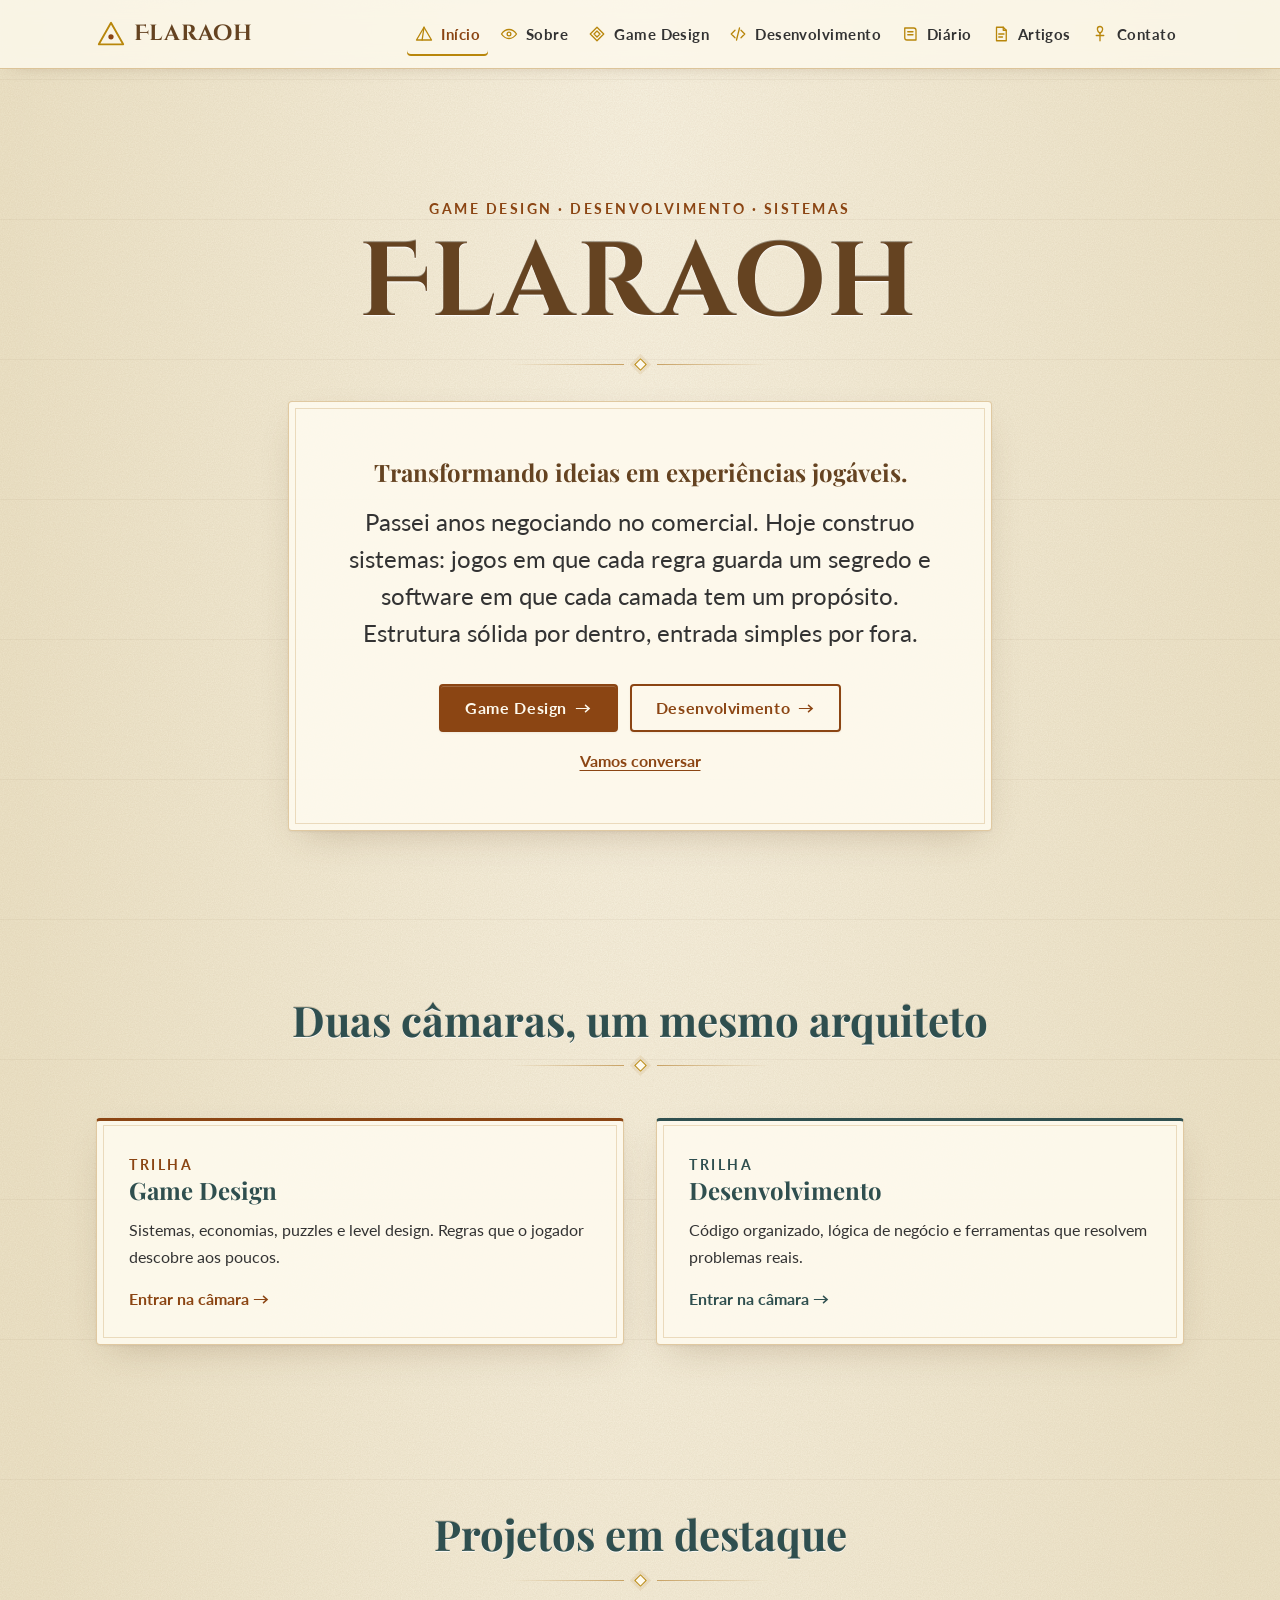
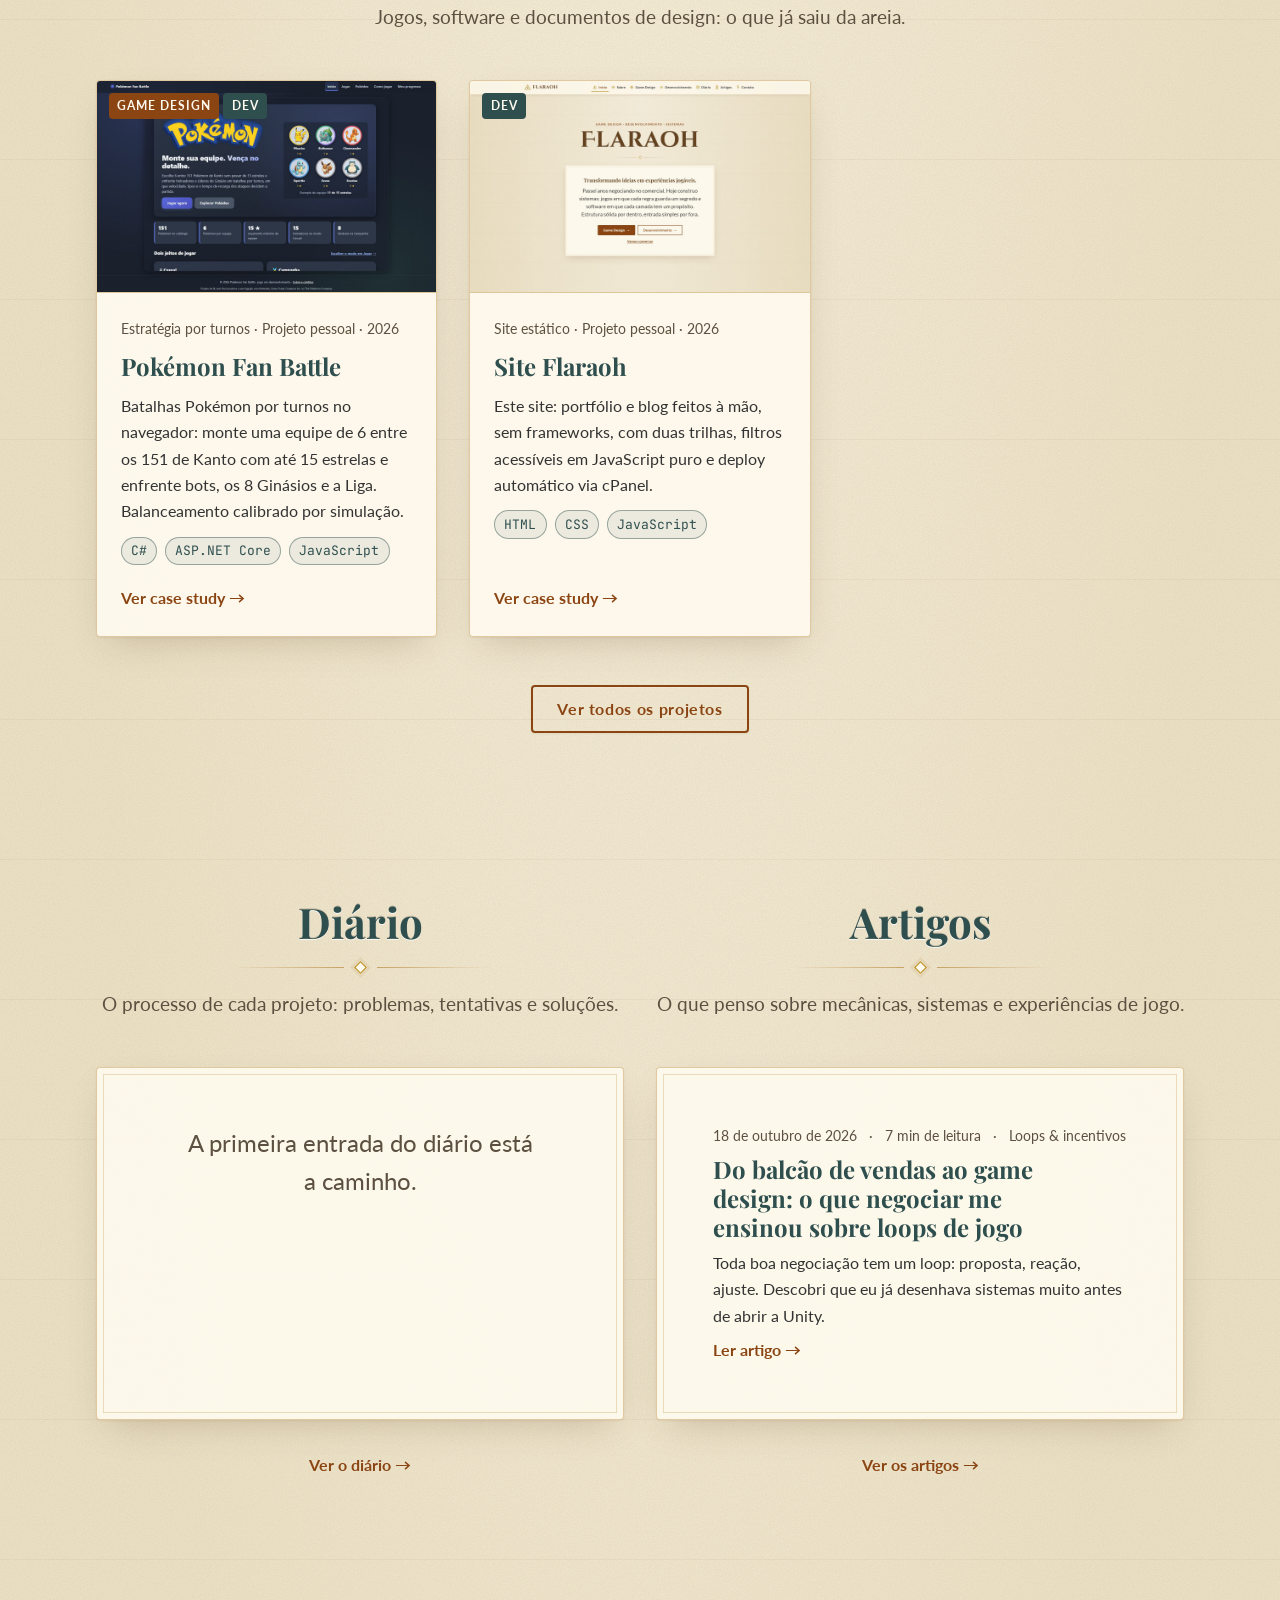
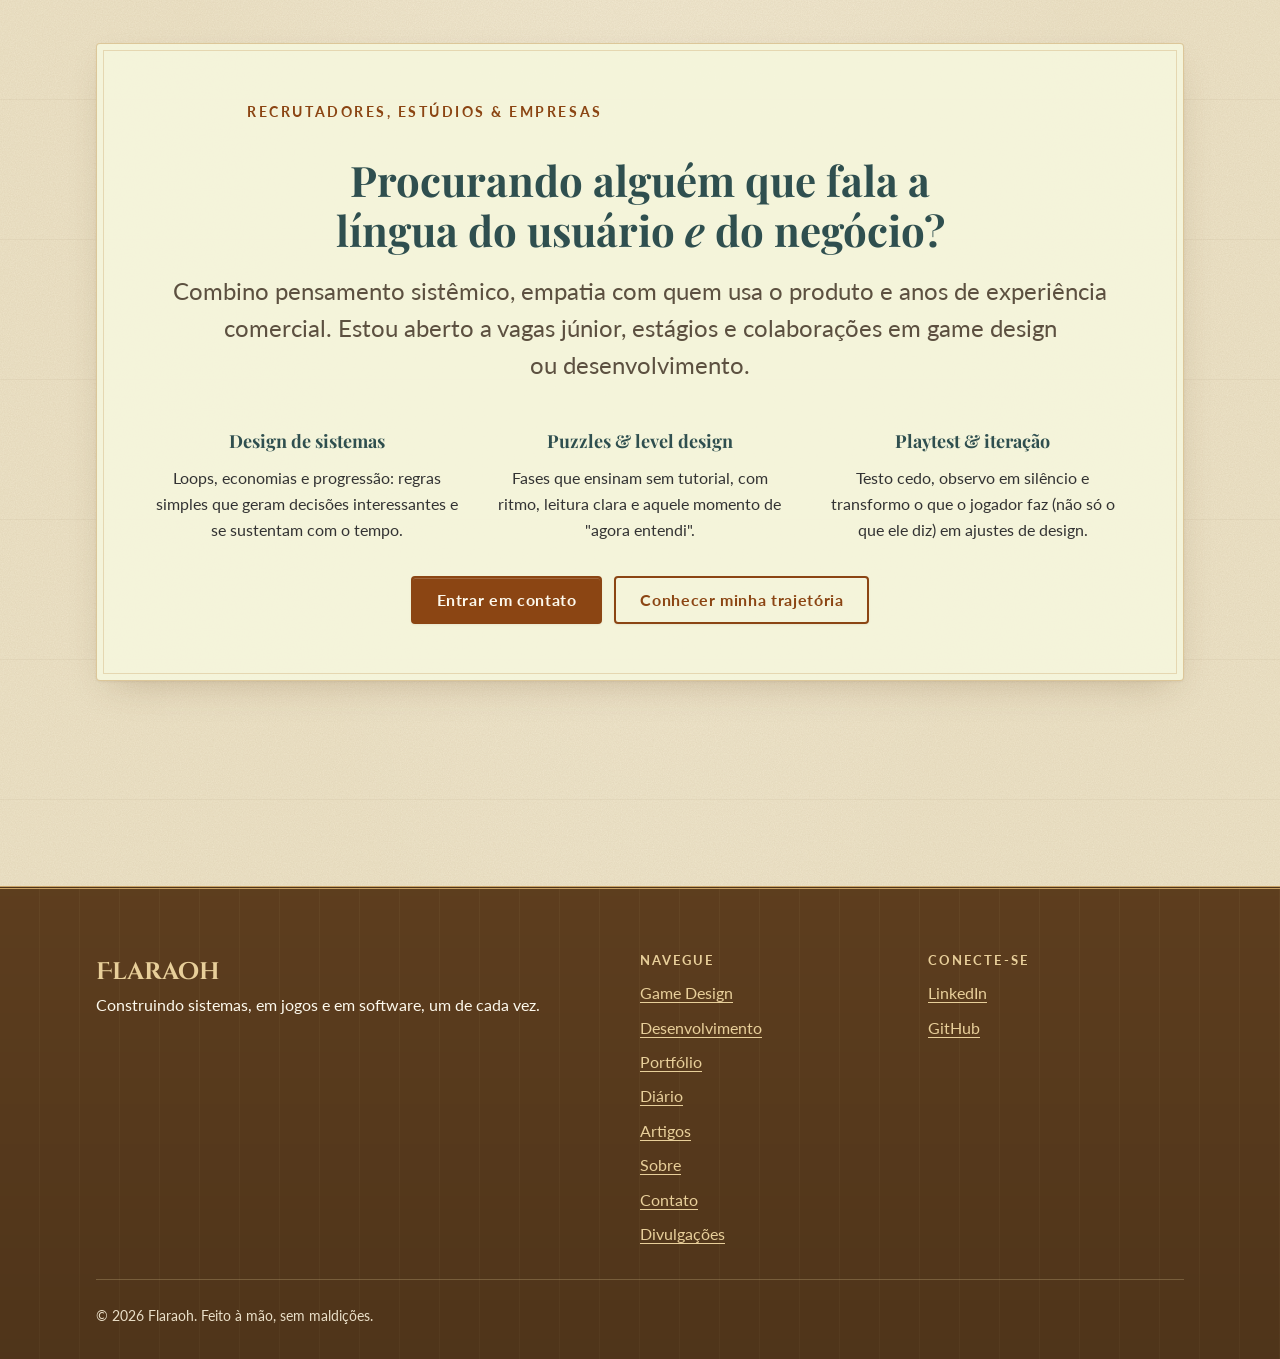
<file: index.html>
<!doctype html>
<html lang="pt-BR">
<head>
  <meta charset="utf-8">
  <meta name="viewport" content="width=device-width, initial-scale=1">
  <title>Flaraoh · Game Designer & Desenvolvedor — Projetos, Diário & Artigos</title>
  <meta name="description" content="Flaraoh é game designer e desenvolvedor, com foco em sistemas, level design e software. Conheça os projetos, o diário de desenvolvimento e os artigos.">
  <meta name="theme-color" content="#FDF9ED">
  <meta property="og:title" content="Flaraoh · Game Designer & Desenvolvedor">
  <meta property="og:description" content="Projetos, diário de desenvolvimento e artigos de game design e desenvolvimento de Flaraoh.">
  <meta property="og:type" content="website">
  <link rel="icon" href="assets/favicon.svg" type="image/svg+xml">
  <link rel="preconnect" href="https://fonts.googleapis.com">
  <link rel="preconnect" href="https://fonts.gstatic.com" crossorigin>
  <link rel="stylesheet" href="https://fonts.googleapis.com/css2?family=Cinzel+Decorative:wght@700&family=JetBrains+Mono:wght@400;700&family=Lato:ital,wght@0,400;0,700;1,400&family=Playfair+Display:wght@600;700&display=swap">
  <link rel="stylesheet" href="css/style.css?v=2">
  <script>document.documentElement.classList.add("js");</script>
  <script src="js/main.js?v=2" defer></script>
</head>
<body>
  <a class="skip-link" href="#conteudo">Pular para o conteúdo</a>

  <header class="site-header">
    <div class="container site-header__inner">
      <a class="brand" href="index.html">
        <svg class="brand__mark" viewBox="0 0 32 32" aria-hidden="true"><path d="M16 4 3 27h26L16 4Z" fill="none" stroke="#B8860B" stroke-width="2" stroke-linejoin="round"/><circle cx="16" cy="19" r="2.8" fill="#8B4513"/></svg>
        <span class="brand__name">Flaraoh</span>
      </a>
      <button class="nav-toggle" type="button" aria-expanded="false" aria-controls="site-nav">
        <span class="nav-toggle__bars" aria-hidden="true"></span>
        <span class="nav-toggle__label visually-hidden">Abrir menu</span>
      </button>
      <nav id="site-nav" class="site-nav" aria-label="Principal">
        <ul class="site-nav__list">
          <li><a class="site-nav__link" href="index.html" aria-current="page"><svg class="site-nav__icon" viewBox="0 0 24 24" aria-hidden="true"><path d="M12 3 2 20h20L12 3Z"/><path d="M12 3 9.5 20"/></svg>Início</a></li>
          <li><a class="site-nav__link" href="about.html"><svg class="site-nav__icon" viewBox="0 0 24 24" aria-hidden="true"><path d="M2 12s4-6 10-6 10 6 10 6-4 6-10 6S2 12 2 12Z"/><circle cx="12" cy="12" r="2.5"/></svg>Sobre</a></li>
          <li><a class="site-nav__link" href="games.html"><svg class="site-nav__icon" viewBox="0 0 24 24" aria-hidden="true"><path d="M12 3 21 12 12 21 3 12Z"/><path d="M12 8 16 12 12 16 8 12Z"/></svg>Game Design</a></li>
          <li><a class="site-nav__link site-nav__link--dev" href="dev.html"><svg class="site-nav__icon" viewBox="0 0 24 24" aria-hidden="true"><path d="m8 7-5 5 5 5M16 7l5 5-5 5M14 4l-4 16"/></svg>Desenvolvimento</a></li>
          <li><a class="site-nav__link" href="devlog.html"><svg class="site-nav__icon" viewBox="0 0 24 24" aria-hidden="true"><path d="M5 4h12a3 3 0 0 1 3 3v13H8a3 3 0 0 1-3-3V4Z"/><path d="M9 9h7M9 13h7"/></svg>Diário</a></li>
          <li><a class="site-nav__link" href="articles.html"><svg class="site-nav__icon" viewBox="0 0 24 24" aria-hidden="true"><path d="M6 3h9l4 4v14H6V3Z"/><path d="M15 3v4h4M9 12h7M9 16h5"/></svg>Artigos</a></li>
          <li><a class="site-nav__link" href="contact.html"><svg class="site-nav__icon" viewBox="0 0 24 24" aria-hidden="true"><path d="M12 11C9.5 9 8.5 7 8.5 5.5a3.5 3.5 0 0 1 7 0C15.5 7 14.5 9 12 11Z"/><path d="M12 11v10M7 14h10"/></svg>Contato</a></li>
        </ul>
      </nav>
    </div>
  </header>

  <main id="conteudo">
    <!-- BLOCO 1: APRESENTAÇÃO -->
    <section class="hero" aria-labelledby="hero-title">
      <div class="container hero__inner">
        <p class="eyebrow">Game Design · Desenvolvimento · Sistemas</p>
        <h1 id="hero-title" class="hero__title engraved">Flaraoh</h1>
        <div class="divider" aria-hidden="true"><span class="divider__gem"></span></div>
        <div class="plaque hero__plaque">
          <h2 class="hero__subtitle">Transformando ideias em experiências jogáveis.</h2>
          <p class="hero__lead">Passei anos negociando no comercial. Hoje construo sistemas: jogos em que cada regra guarda um segredo e software em que cada camada tem um propósito. Estrutura sólida por dentro, entrada simples por fora.</p>
          <div class="hero__actions">
            <a class="btn" href="games.html">Game Design <span class="btn__arrow" aria-hidden="true">→</span></a>
            <a class="btn btn--ghost" href="dev.html">Desenvolvimento <span class="btn__arrow" aria-hidden="true">→</span></a>
          </div>
          <p class="hero__more"><a href="contact.html">Vamos conversar</a></p>
        </div>
      </div>
    </section>

    <!-- AS DUAS TRILHAS -->
    <section class="section section--tight" aria-labelledby="camaras-title">
      <div class="container">
        <header class="section-header">
          <h2 id="camaras-title" class="section-title engraved--subtle">Duas câmaras, um mesmo arquiteto</h2>
          <div class="divider" aria-hidden="true"><span class="divider__gem"></span></div>
        </header>
        <div class="grid grid--2 split">
          <div>
            <article class="plaque plaque--compact chamber">
              <p class="eyebrow">Trilha</p>
              <h3>Game Design</h3>
              <p>Sistemas, economias, puzzles e level design. Regras que o jogador descobre aos poucos.</p>
              <a class="link-arrow" href="games.html" aria-label="Entrar na câmara de Game Design">Entrar na câmara</a>
            </article>
          </div>
          <div>
            <article class="plaque plaque--compact chamber chamber--dev">
              <p class="eyebrow">Trilha</p>
              <h3>Desenvolvimento</h3>
              <p>Código organizado, lógica de negócio e ferramentas que resolvem problemas reais.</p>
              <a class="link-arrow" href="dev.html" aria-label="Entrar na câmara de Desenvolvimento">Entrar na câmara</a>
            </article>
          </div>
        </div>
      </div>
    </section>

    <!-- BLOCO 2: PROJETOS -->
    <section class="section" aria-labelledby="projetos-title">
      <div class="container">
        <header class="section-header">
          <h2 id="projetos-title" class="section-title engraved--subtle">Projetos em destaque</h2>
          <div class="divider" aria-hidden="true"><span class="divider__gem"></span></div>
          <p class="section-header__sub">Jogos, software e documentos de design: o que já saiu da areia.</p>
        </header>

        <ul class="grid grid--3 card-list" role="list">
          <li>
            <article class="card">
              <span class="card__trilhas"><span class="badge badge--games">Game Design</span><span class="badge badge--dev">Dev</span></span>
              <div class="card__media"><img src="assets/img/pokemon-fan-battle/capa-inicio.jpg" alt="" width="1600" height="1000" loading="lazy" decoding="async"></div>
              <div class="card__body">
                <p class="card__meta">Estratégia por turnos · Projeto pessoal · 2026</p>
                <h3 class="card__title"><a class="card__link" href="project-1.html">Pokémon Fan Battle</a></h3>
                <p>Batalhas Pokémon por turnos no navegador: monte uma equipe de 6 entre os 151 de Kanto com até 15 estrelas e enfrente bots, os 8 Ginásios e a Liga. Balanceamento calibrado por simulação.</p>
                <ul class="tag-list" aria-label="Tecnologias"><li class="tag tag--mono">C#</li><li class="tag tag--mono">ASP.NET Core</li><li class="tag tag--mono">JavaScript</li></ul>
                <p class="card__footer"><span class="card__cta">Ver case study →</span></p>
              </div>
            </article>
          </li>
          <li>
            <article class="card">
              <span class="card__trilhas"><span class="badge badge--dev">Dev</span></span>
              <div class="card__media"><img src="assets/img/blog-flaraoh/capa-inicio.jpg" alt="" width="1600" height="1000" loading="lazy" decoding="async"></div>
              <div class="card__body">
                <p class="card__meta">Site estático · Projeto pessoal · 2026</p>
                <h3 class="card__title"><a class="card__link" href="project-2.html">Site Flaraoh</a></h3>
                <p>Este site: portfólio e blog feitos à mão, sem frameworks, com duas trilhas, filtros acessíveis em JavaScript puro e deploy automático via cPanel.</p>
                <ul class="tag-list" aria-label="Tecnologias"><li class="tag tag--mono">HTML</li><li class="tag tag--mono">CSS</li><li class="tag tag--mono">JavaScript</li></ul>
                <p class="card__footer"><span class="card__cta">Ver case study →</span></p>
              </div>
            </article>
          </li>
        </ul>

        <p class="text-center mt-7"><a class="btn btn--ghost" href="projects.html">Ver todos os projetos</a></p>
      </div>
    </section>

    <!-- BLOCOS 3 E 4: DIÁRIO E ARTIGOS (lado a lado no computador) -->
    <div class="section section--tight">
      <div class="container grid grid--2 split">
        <section aria-labelledby="diario-title">
          <header class="section-header">
            <h2 id="diario-title" class="section-title engraved--subtle">Diário</h2>
            <div class="divider" aria-hidden="true"><span class="divider__gem"></span></div>
            <p class="section-header__sub">O processo de cada projeto: problemas, tentativas e soluções.</p>
          </header>
          <div class="plaque">
            <p class="lead mt-0 text-center">A primeira entrada do diário está a caminho.</p>
          </div>
          <p class="text-center mt-6"><a class="link-arrow" href="devlog.html">Ver o diário</a></p>
        </section>

        <section aria-labelledby="artigos-title">
          <header class="section-header">
            <h2 id="artigos-title" class="section-title engraved--subtle">Artigos</h2>
            <div class="divider" aria-hidden="true"><span class="divider__gem"></span></div>
            <p class="section-header__sub">O que penso sobre mecânicas, sistemas e experiências de jogo.</p>
          </header>
          <div class="plaque">
            <article class="post-preview">
              <p class="post-preview__meta"><time datetime="2026-10-18">18 de outubro de 2026</time><span>7 min de leitura</span><span>Loops & incentivos</span></p>
              <h3 class="post-preview__title"><a href="article-1.html">Do balcão de vendas ao game design: o que negociar me ensinou sobre loops de jogo</a></h3>
              <p class="post-preview__excerpt">Toda boa negociação tem um loop: proposta, reação, ajuste. Descobri que eu já desenhava sistemas muito antes de abrir a Unity.</p>
              <p><a class="link-arrow" href="article-1.html" aria-label="Ler artigo: Do balcão de vendas ao game design">Ler artigo</a></p>
            </article>
          </div>
          <p class="text-center mt-6"><a class="link-arrow" href="articles.html">Ver os artigos</a></p>
        </section>
      </div>
    </div>

    <!-- BLOCO 5: SOBRE E CONTATO -->
    <!-- EDITAR: ajuste as três áreas ao seu foco real -->
    <section class="section" aria-labelledby="sobre-title">
      <div class="container">
        <div class="plaque plaque--beige cta-band">
          <p class="eyebrow">Recrutadores, estúdios & empresas</p>
          <h2 id="sobre-title" class="mt-6">Procurando alguém que fala a língua do usuário <em>e</em> do negócio?</h2>
          <p class="lead">Combino pensamento sistêmico, empatia com quem usa o produto e anos de experiência comercial. Estou aberto a vagas júnior, estágios e colaborações em game design ou desenvolvimento.</p>

          <div class="skill-groups mt-7">
            <div class="skill-group">
              <h3>Design de sistemas</h3>
              <p>Loops, economias e progressão: regras simples que geram decisões interessantes e se sustentam com o tempo.</p>
            </div>
            <div class="skill-group">
              <h3>Puzzles & level design</h3>
              <p>Fases que ensinam sem tutorial, com ritmo, leitura clara e aquele momento de "agora entendi".</p>
            </div>
            <div class="skill-group">
              <h3>Playtest & iteração</h3>
              <p>Testo cedo, observo em silêncio e transformo o que o jogador faz (não só o que ele diz) em ajustes de design.</p>
            </div>
          </div>

          <div class="cta-band__actions">
            <a class="btn" href="contact.html">Entrar em contato</a>
            <a class="btn btn--ghost" href="about.html">Conhecer minha trajetória</a>
          </div>
        </div>
      </div>
    </section>
  </main>


  <footer class="site-footer">
    <div class="container site-footer__inner">
      <div>
        <p class="site-footer__brand">Flaraoh</p>
        <p>Construindo sistemas, em jogos e em software, um de cada vez.</p>
      </div>
      <nav aria-label="Rodapé">
        <h2 class="site-footer__heading">Navegue</h2>
        <ul class="site-footer__links">
          <li><a href="games.html">Game Design</a></li>
          <li><a href="dev.html">Desenvolvimento</a></li>
          <li><a href="projects.html">Portfólio</a></li>
          <li><a href="devlog.html">Diário</a></li>
          <li><a href="articles.html">Artigos</a></li>
          <li><a href="about.html">Sobre</a></li>
          <li><a href="contact.html">Contato</a></li>
          <li><a href="spotlight.html">Divulgações</a></li>
        </ul>
      </nav>
      <div>
        <h2 class="site-footer__heading">Conecte-se</h2>
        <ul class="site-footer__links">
          <li><a href="https://www.linkedin.com/in/fl%C3%A1vio-spinelli" rel="noopener">LinkedIn</a></li>
          <li><a href="https://github.com/Flaraoh" rel="noopener">GitHub</a></li>
        </ul>
      </div>
      <p class="site-footer__copy">© <span data-year>2026</span> Flaraoh. Feito à mão, sem maldições.</p>
    </div>
  </footer>
</body>
</html>
</file>
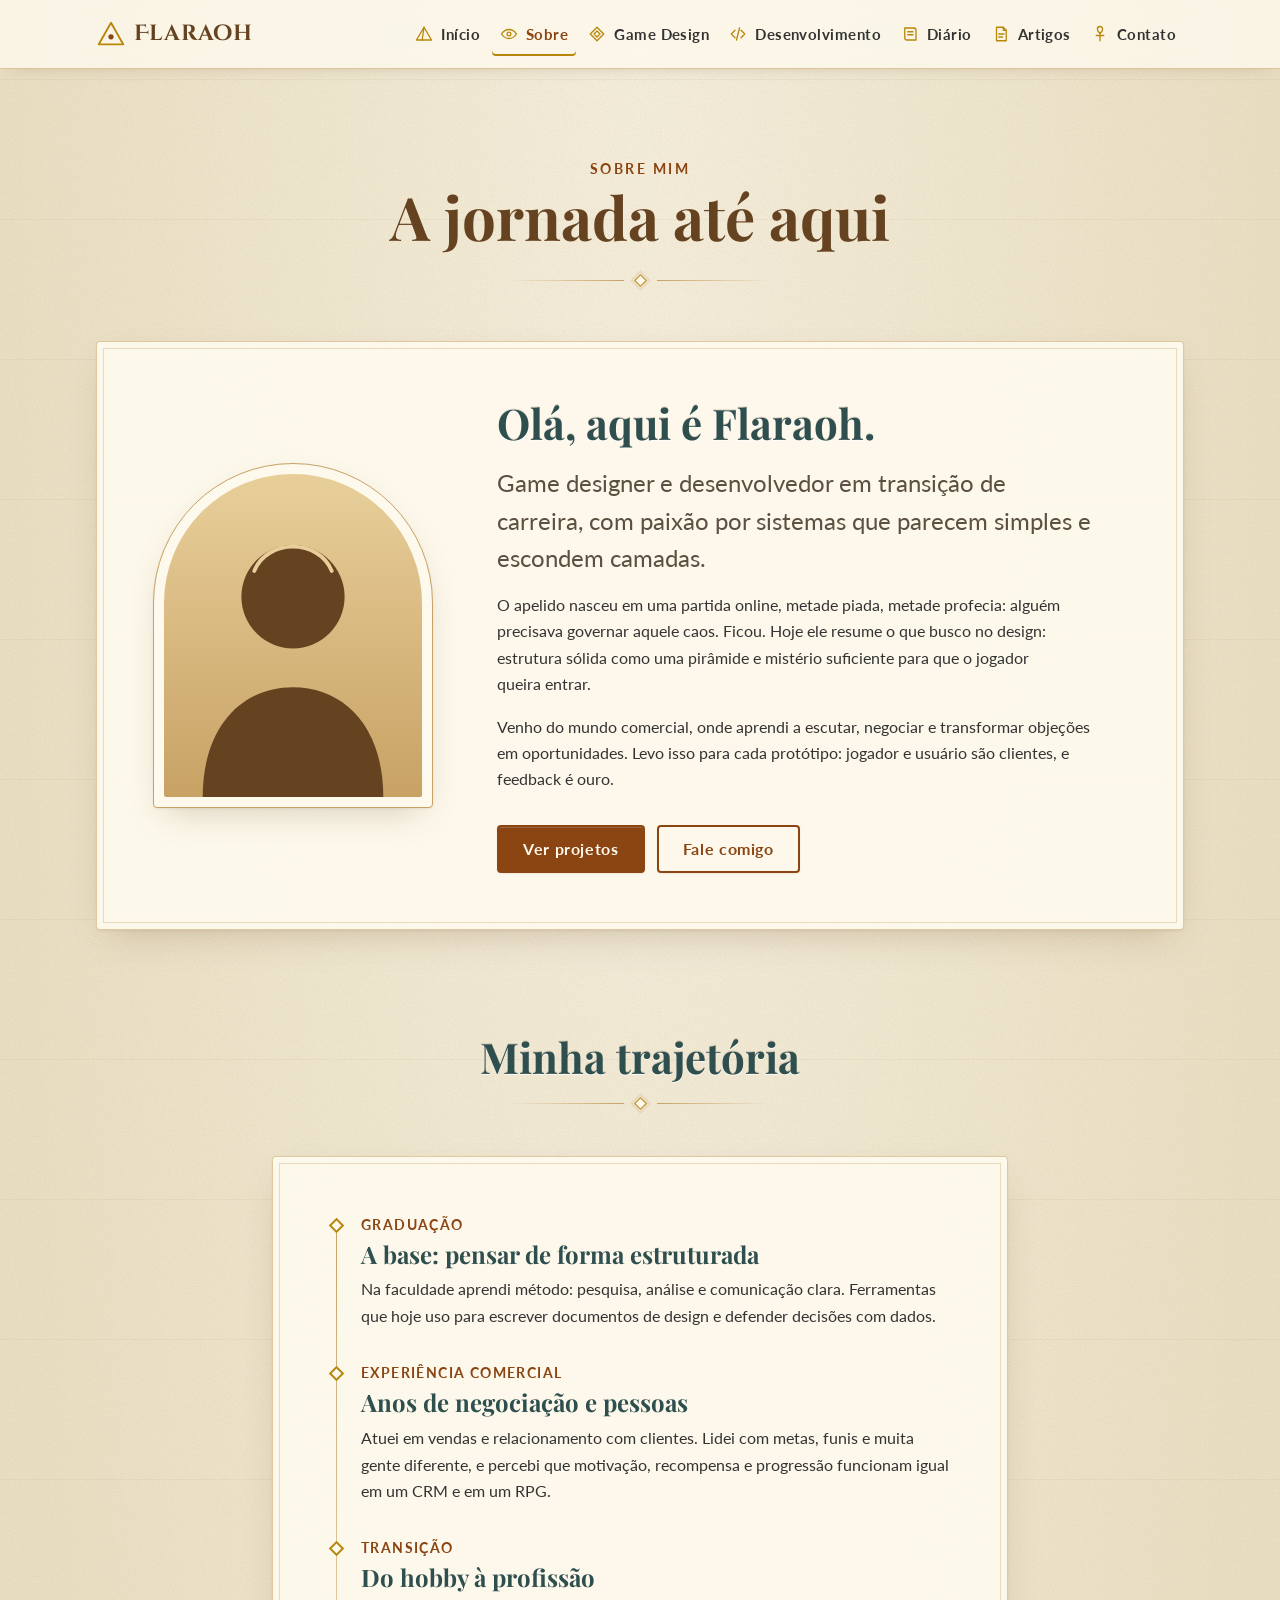
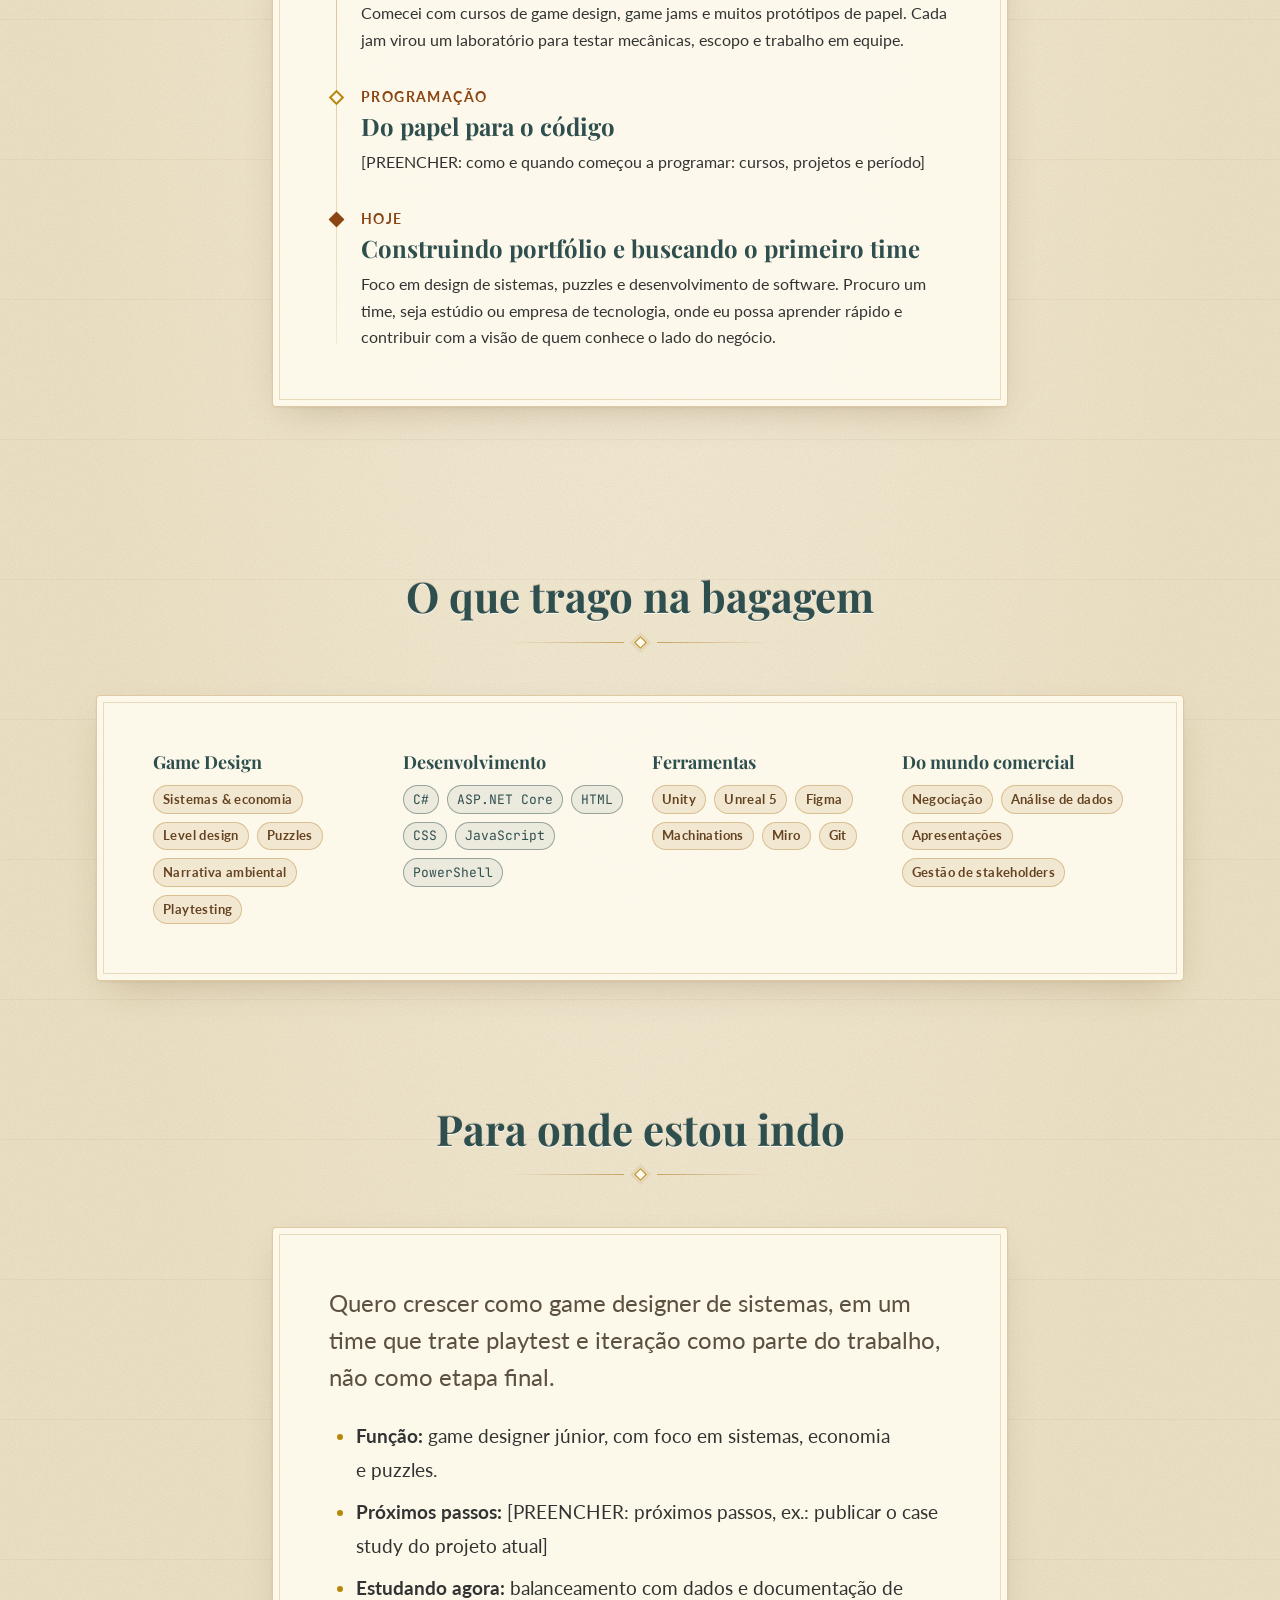
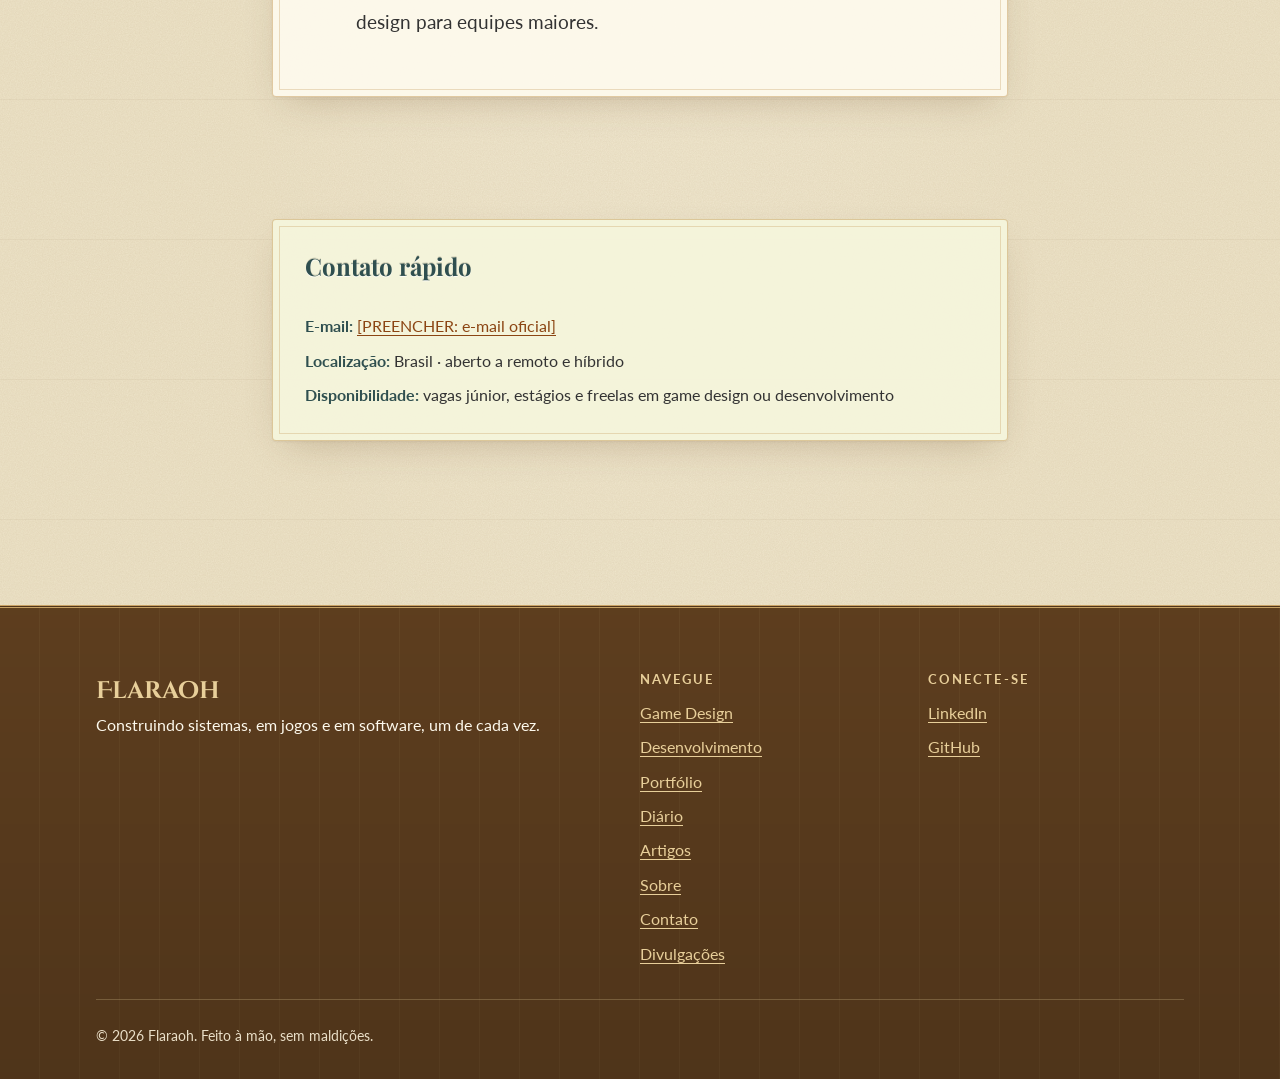
<file: about.html>
<!doctype html>
<html lang="pt-BR">
<head>
  <meta charset="utf-8">
  <meta name="viewport" content="width=device-width, initial-scale=1">
  <title>Flaraoh · Game Designer & Desenvolvedor — Sobre</title>
  <meta name="description" content="A trajetória de Flaraoh, suas competências atuais em game design e desenvolvimento e a direção profissional que busca.">
  <meta name="theme-color" content="#FDF9ED">
  <link rel="icon" href="assets/favicon.svg" type="image/svg+xml">
  <link rel="preconnect" href="https://fonts.googleapis.com">
  <link rel="preconnect" href="https://fonts.gstatic.com" crossorigin>
  <link rel="stylesheet" href="https://fonts.googleapis.com/css2?family=Cinzel+Decorative:wght@700&family=JetBrains+Mono:wght@400;700&family=Lato:ital,wght@0,400;0,700;1,400&family=Playfair+Display:wght@600;700&display=swap">
  <link rel="stylesheet" href="css/style.css?v=2">
  <script>document.documentElement.classList.add("js");</script>
  <script src="js/main.js?v=2" defer></script>
</head>
<body>
  <a class="skip-link" href="#conteudo">Pular para o conteúdo</a>

  <header class="site-header">
    <div class="container site-header__inner">
      <a class="brand" href="index.html">
        <svg class="brand__mark" viewBox="0 0 32 32" aria-hidden="true"><path d="M16 4 3 27h26L16 4Z" fill="none" stroke="#B8860B" stroke-width="2" stroke-linejoin="round"/><circle cx="16" cy="19" r="2.8" fill="#8B4513"/></svg>
        <span class="brand__name">Flaraoh</span>
      </a>
      <button class="nav-toggle" type="button" aria-expanded="false" aria-controls="site-nav">
        <span class="nav-toggle__bars" aria-hidden="true"></span>
        <span class="nav-toggle__label visually-hidden">Abrir menu</span>
      </button>
      <nav id="site-nav" class="site-nav" aria-label="Principal">
        <ul class="site-nav__list">
          <li><a class="site-nav__link" href="index.html"><svg class="site-nav__icon" viewBox="0 0 24 24" aria-hidden="true"><path d="M12 3 2 20h20L12 3Z"/><path d="M12 3 9.5 20"/></svg>Início</a></li>
          <li><a class="site-nav__link" href="about.html" aria-current="page"><svg class="site-nav__icon" viewBox="0 0 24 24" aria-hidden="true"><path d="M2 12s4-6 10-6 10 6 10 6-4 6-10 6S2 12 2 12Z"/><circle cx="12" cy="12" r="2.5"/></svg>Sobre</a></li>
          <li><a class="site-nav__link" href="games.html"><svg class="site-nav__icon" viewBox="0 0 24 24" aria-hidden="true"><path d="M12 3 21 12 12 21 3 12Z"/><path d="M12 8 16 12 12 16 8 12Z"/></svg>Game Design</a></li>
          <li><a class="site-nav__link site-nav__link--dev" href="dev.html"><svg class="site-nav__icon" viewBox="0 0 24 24" aria-hidden="true"><path d="m8 7-5 5 5 5M16 7l5 5-5 5M14 4l-4 16"/></svg>Desenvolvimento</a></li>
          <li><a class="site-nav__link" href="devlog.html"><svg class="site-nav__icon" viewBox="0 0 24 24" aria-hidden="true"><path d="M5 4h12a3 3 0 0 1 3 3v13H8a3 3 0 0 1-3-3V4Z"/><path d="M9 9h7M9 13h7"/></svg>Diário</a></li>
          <li><a class="site-nav__link" href="articles.html"><svg class="site-nav__icon" viewBox="0 0 24 24" aria-hidden="true"><path d="M6 3h9l4 4v14H6V3Z"/><path d="M15 3v4h4M9 12h7M9 16h5"/></svg>Artigos</a></li>
          <li><a class="site-nav__link" href="contact.html"><svg class="site-nav__icon" viewBox="0 0 24 24" aria-hidden="true"><path d="M12 11C9.5 9 8.5 7 8.5 5.5a3.5 3.5 0 0 1 7 0C15.5 7 14.5 9 12 11Z"/><path d="M12 11v10M7 14h10"/></svg>Contato</a></li>
        </ul>
      </nav>
    </div>
  </header>

  <main id="conteudo">
    <header class="page-header container">
      <p class="eyebrow">Sobre mim</p>
      <h1 class="mt-0">A jornada até aqui</h1>
      <div class="divider" aria-hidden="true"><span class="divider__gem"></span></div>
    </header>

    <!-- EDITAR: substitua os textos abaixo pela sua história real -->
    <section class="container" aria-label="Apresentação">
      <div class="plaque">
        <div class="profile">
          <figure class="profile__photo">
            <!-- Troque por sua foto: idealmente WebP/AVIF, ~560×700px, < 80 KB -->
            <img src="assets/img/profile.svg" alt="Retrato de Flaraoh" width="400" height="500" decoding="async">
          </figure>
          <div class="stack">
            <h2 class="engraved--subtle">Olá, aqui é Flaraoh.</h2>
            <p class="lead">Game designer e desenvolvedor em transição de carreira, com paixão por sistemas que parecem simples e escondem camadas.</p>
            <p>O apelido nasceu em uma partida online, metade piada, metade profecia: alguém precisava governar aquele caos. Ficou. Hoje ele resume o que busco no design: estrutura sólida como uma pirâmide e mistério suficiente para que o jogador queira entrar.</p>
            <p>Venho do mundo comercial, onde aprendi a escutar, negociar e transformar objeções em oportunidades. Levo isso para cada protótipo: jogador e usuário são clientes, e feedback é ouro.</p>
            <div class="hero__actions hero__actions--start">
              <a class="btn" href="projects.html">Ver projetos</a>
              <a class="btn btn--ghost" href="contact.html">Fale comigo</a>
            </div>
          </div>
        </div>
      </div>
    </section>

    <section class="section" aria-labelledby="jornada-title">
      <div class="container container--narrow">
        <header class="section-header">
          <h2 id="jornada-title" class="section-title engraved--subtle">Minha trajetória</h2>
          <div class="divider" aria-hidden="true"><span class="divider__gem"></span></div>
        </header>

        <div class="plaque">
          <ol class="timeline">
            <li class="timeline__item">
              <p class="timeline__period">Graduação</p>
              <h3>A base: pensar de forma estruturada</h3>
              <p>Na faculdade aprendi método: pesquisa, análise e comunicação clara. Ferramentas que hoje uso para escrever documentos de design e defender decisões com dados.</p>
            </li>
            <li class="timeline__item">
              <p class="timeline__period">Experiência comercial</p>
              <h3>Anos de negociação e pessoas</h3>
              <p>Atuei em vendas e relacionamento com clientes. Lidei com metas, funis e muita gente diferente, e percebi que motivação, recompensa e progressão funcionam igual em um CRM e em um RPG.</p>
            </li>
            <li class="timeline__item">
              <p class="timeline__period">Transição</p>
              <h3>Do hobby à profissão</h3>
              <p>Comecei com cursos de game design, game jams e muitos protótipos de papel. Cada jam virou um laboratório para testar mecânicas, escopo e trabalho em equipe.</p>
            </li>
            <li class="timeline__item">
              <p class="timeline__period">Programação</p>
              <h3>Do papel para o código</h3>
              <p>[PREENCHER: como e quando começou a programar: cursos, projetos e período]</p>
            </li>
            <li class="timeline__item timeline__item--current">
              <p class="timeline__period">Hoje</p>
              <h3>Construindo portfólio e buscando o primeiro time</h3>
              <p>Foco em design de sistemas, puzzles e desenvolvimento de software. Procuro um time, seja estúdio ou empresa de tecnologia, onde eu possa aprender rápido e contribuir com a visão de quem conhece o lado do negócio.</p>
            </li>
          </ol>
        </div>
      </div>
    </section>

    <section class="section section--tight" aria-labelledby="skills-title">
      <div class="container">
        <header class="section-header">
          <h2 id="skills-title" class="section-title engraved--subtle">O que trago na bagagem</h2>
          <div class="divider" aria-hidden="true"><span class="divider__gem"></span></div>
        </header>

        <div class="plaque">
          <div class="skill-groups skill-groups--4">
            <div class="skill-group">
              <h3>Game Design</h3>
              <ul class="tag-list">
                <li class="tag">Sistemas & economia</li><li class="tag">Level design</li><li class="tag">Puzzles</li><li class="tag">Narrativa ambiental</li><li class="tag">Playtesting</li>
              </ul>
            </div>
            <div class="skill-group">
              <h3>Desenvolvimento</h3>
              <ul class="tag-list">
                <li class="tag tag--mono">C#</li><li class="tag tag--mono">ASP.NET Core</li><li class="tag tag--mono">HTML</li><li class="tag tag--mono">CSS</li><li class="tag tag--mono">JavaScript</li><li class="tag tag--mono">PowerShell</li>
              </ul>
            </div>
            <div class="skill-group">
              <h3>Ferramentas</h3>
              <ul class="tag-list">
                <li class="tag">Unity</li><li class="tag">Unreal 5</li><li class="tag">Figma</li><li class="tag">Machinations</li><li class="tag">Miro</li><li class="tag">Git</li>
              </ul>
            </div>
            <div class="skill-group">
              <h3>Do mundo comercial</h3>
              <ul class="tag-list">
                <li class="tag">Negociação</li><li class="tag">Análise de dados</li><li class="tag">Apresentações</li><li class="tag">Gestão de stakeholders</li>
              </ul>
            </div>
          </div>
        </div>
      </div>
    </section>

    <!-- EDITAR: descreva o tipo de vaga, de estúdio e de jogo que você busca -->
    <section class="section section--tight" aria-labelledby="direcao-title">
      <div class="container container--narrow">
        <header class="section-header">
          <h2 id="direcao-title" class="section-title engraved--subtle">Para onde estou indo</h2>
          <div class="divider" aria-hidden="true"><span class="divider__gem"></span></div>
        </header>

        <div class="plaque">
          <div class="prose">
            <p class="lead mt-0">Quero crescer como game designer de sistemas, em um time que trate playtest e iteração como parte do trabalho, não como etapa final.</p>
            <ul>
              <li><strong>Função:</strong> game designer júnior, com foco em sistemas, economia e puzzles.</li>
              <li><strong>Próximos passos:</strong> [PREENCHER: próximos passos, ex.: publicar o case study do projeto atual]</li>
              <li><strong>Estudando agora:</strong> balanceamento com dados e documentação de design para equipes maiores.</li>
            </ul>
          </div>
        </div>
      </div>
    </section>

    <section class="section section--tight" aria-labelledby="contato-rapido-title">
      <div class="container container--narrow">
        <div class="plaque plaque--beige plaque--compact">
          <h2 id="contato-rapido-title" class="engraved--subtle fs-h3">Contato rápido</h2>
          <ul class="contact-facts mt-6">
            <!-- EDITAR: e-mail e localização -->
            <li><strong>E-mail:</strong> <a href="mailto:">[PREENCHER: e-mail oficial]</a></li><!-- PREENCHER: e-mail oficial também no href (mailto:...) -->
            <li><strong>Localização:</strong> Brasil · aberto a remoto e híbrido</li>
            <li><strong>Disponibilidade:</strong> vagas júnior, estágios e freelas em game design ou desenvolvimento</li>
          </ul>
        </div>
      </div>
    </section>
  </main>

  <footer class="site-footer">
    <div class="container site-footer__inner">
      <div>
        <p class="site-footer__brand">Flaraoh</p>
        <p>Construindo sistemas, em jogos e em software, um de cada vez.</p>
      </div>
      <nav aria-label="Rodapé">
        <h2 class="site-footer__heading">Navegue</h2>
        <ul class="site-footer__links">
          <li><a href="games.html">Game Design</a></li>
          <li><a href="dev.html">Desenvolvimento</a></li>
          <li><a href="projects.html">Portfólio</a></li>
          <li><a href="devlog.html">Diário</a></li>
          <li><a href="articles.html">Artigos</a></li>
          <li><a href="about.html">Sobre</a></li>
          <li><a href="contact.html">Contato</a></li>
          <li><a href="spotlight.html">Divulgações</a></li>
        </ul>
      </nav>
      <div>
        <h2 class="site-footer__heading">Conecte-se</h2>
        <ul class="site-footer__links">
          <li><a href="https://www.linkedin.com/in/fl%C3%A1vio-spinelli" rel="noopener">LinkedIn</a></li>
          <li><a href="https://github.com/Flaraoh" rel="noopener">GitHub</a></li>
        </ul>
      </div>
      <p class="site-footer__copy">© <span data-year>2026</span> Flaraoh. Feito à mão, sem maldições.</p>
    </div>
  </footer>
</body>
</html>
</file>
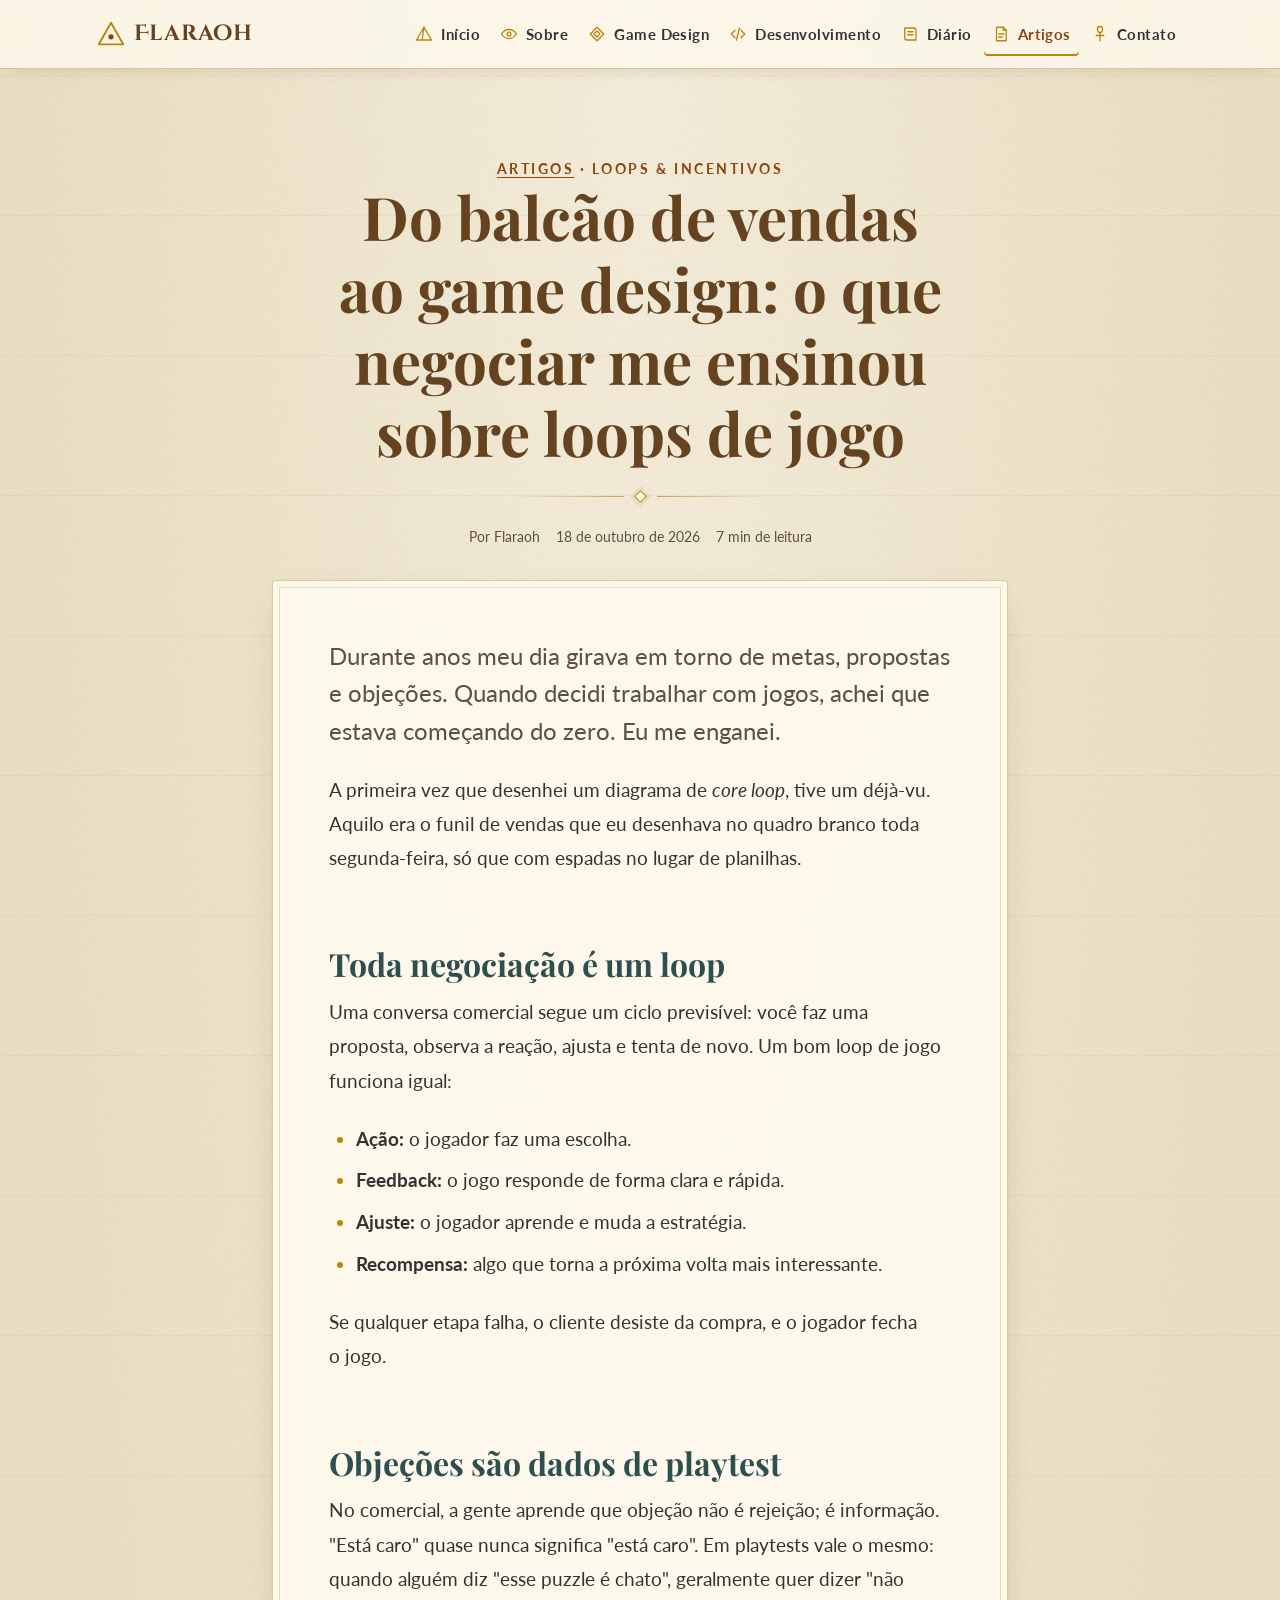
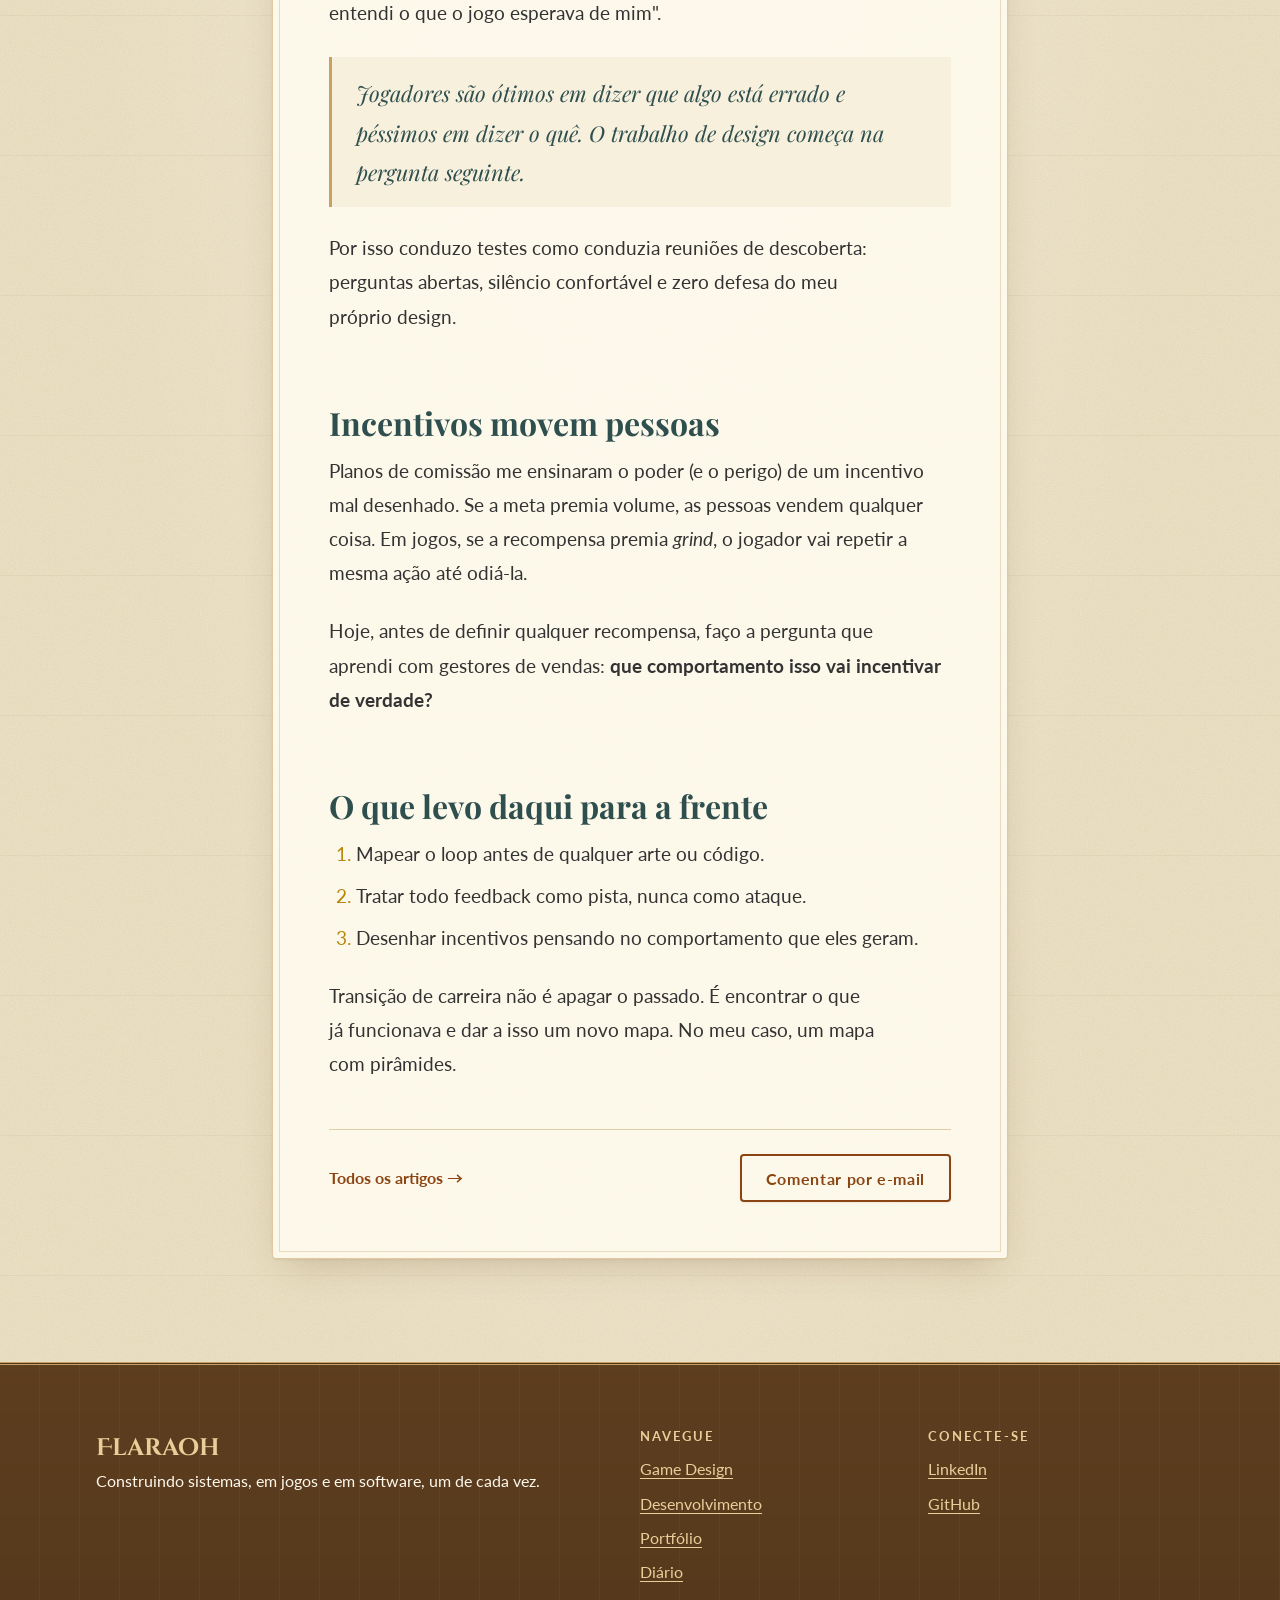
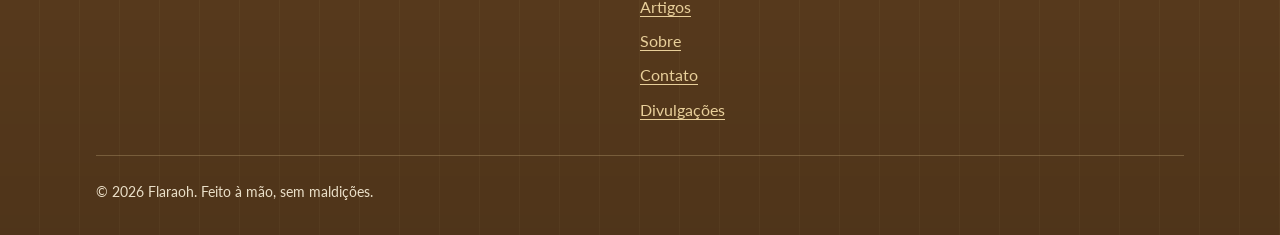
<file: article-1.html>
<!doctype html>
<html lang="pt-BR">
<head>
  <meta charset="utf-8">
  <meta name="viewport" content="width=device-width, initial-scale=1">
  <title>Do balcão de vendas ao game design · Flaraoh</title>
  <meta name="description" content="O que anos de negociação comercial ensinam sobre core loops, playtests e incentivos em jogos.">
  <meta name="theme-color" content="#FDF9ED">
  <link rel="icon" href="assets/favicon.svg" type="image/svg+xml">
  <link rel="preconnect" href="https://fonts.googleapis.com">
  <link rel="preconnect" href="https://fonts.gstatic.com" crossorigin>
  <link rel="stylesheet" href="https://fonts.googleapis.com/css2?family=Cinzel+Decorative:wght@700&family=JetBrains+Mono:wght@400;700&family=Lato:ital,wght@0,400;0,700;1,400&family=Playfair+Display:wght@600;700&display=swap">
  <link rel="stylesheet" href="css/style.css?v=2">
  <script>document.documentElement.classList.add("js");</script>
  <script src="js/main.js?v=2" defer></script>
</head>
<body>
  <a class="skip-link" href="#conteudo">Pular para o conteúdo</a>

  <header class="site-header">
    <div class="container site-header__inner">
      <a class="brand" href="index.html">
        <svg class="brand__mark" viewBox="0 0 32 32" aria-hidden="true"><path d="M16 4 3 27h26L16 4Z" fill="none" stroke="#B8860B" stroke-width="2" stroke-linejoin="round"/><circle cx="16" cy="19" r="2.8" fill="#8B4513"/></svg>
        <span class="brand__name">Flaraoh</span>
      </a>
      <button class="nav-toggle" type="button" aria-expanded="false" aria-controls="site-nav">
        <span class="nav-toggle__bars" aria-hidden="true"></span>
        <span class="nav-toggle__label visually-hidden">Abrir menu</span>
      </button>
      <nav id="site-nav" class="site-nav" aria-label="Principal">
        <ul class="site-nav__list">
          <li><a class="site-nav__link" href="index.html"><svg class="site-nav__icon" viewBox="0 0 24 24" aria-hidden="true"><path d="M12 3 2 20h20L12 3Z"/><path d="M12 3 9.5 20"/></svg>Início</a></li>
          <li><a class="site-nav__link" href="about.html"><svg class="site-nav__icon" viewBox="0 0 24 24" aria-hidden="true"><path d="M2 12s4-6 10-6 10 6 10 6-4 6-10 6S2 12 2 12Z"/><circle cx="12" cy="12" r="2.5"/></svg>Sobre</a></li>
          <li><a class="site-nav__link" href="games.html"><svg class="site-nav__icon" viewBox="0 0 24 24" aria-hidden="true"><path d="M12 3 21 12 12 21 3 12Z"/><path d="M12 8 16 12 12 16 8 12Z"/></svg>Game Design</a></li>
          <li><a class="site-nav__link site-nav__link--dev" href="dev.html"><svg class="site-nav__icon" viewBox="0 0 24 24" aria-hidden="true"><path d="m8 7-5 5 5 5M16 7l5 5-5 5M14 4l-4 16"/></svg>Desenvolvimento</a></li>
          <li><a class="site-nav__link" href="devlog.html"><svg class="site-nav__icon" viewBox="0 0 24 24" aria-hidden="true"><path d="M5 4h12a3 3 0 0 1 3 3v13H8a3 3 0 0 1-3-3V4Z"/><path d="M9 9h7M9 13h7"/></svg>Diário</a></li>
          <li><a class="site-nav__link" href="articles.html" aria-current="page"><svg class="site-nav__icon" viewBox="0 0 24 24" aria-hidden="true"><path d="M6 3h9l4 4v14H6V3Z"/><path d="M15 3v4h4M9 12h7M9 16h5"/></svg>Artigos</a></li>
          <li><a class="site-nav__link" href="contact.html"><svg class="site-nav__icon" viewBox="0 0 24 24" aria-hidden="true"><path d="M12 11C9.5 9 8.5 7 8.5 5.5a3.5 3.5 0 0 1 7 0C15.5 7 14.5 9 12 11Z"/><path d="M12 11v10M7 14h10"/></svg>Contato</a></li>
        </ul>
      </nav>
    </div>
  </header>

  <main id="conteudo">
    <article class="container container--narrow">
      <header class="page-header article-header">
        <p class="eyebrow"><a href="articles.html">Artigos</a> · Loops & incentivos</p>
        <h1 class="mt-0">Do balcão de vendas ao game design: o que negociar me ensinou sobre loops de jogo</h1>
        <div class="divider" aria-hidden="true"><span class="divider__gem"></span></div>
        <p class="article-header__meta">
          <span>Por Flaraoh</span>
          <time datetime="2026-10-18">18 de outubro de 2026</time>
          <span>7 min de leitura</span>
        </p>
      </header>

      <div class="plaque">
        <div class="prose">
          <p class="lead">Durante anos meu dia girava em torno de metas, propostas e objeções. Quando decidi trabalhar com jogos, achei que estava começando do zero. Eu me enganei.</p>

          <p>A primeira vez que desenhei um diagrama de <em>core loop</em>, tive um déjà-vu. Aquilo era o funil de vendas que eu desenhava no quadro branco toda segunda-feira, só que com espadas no lugar de planilhas.</p>

          <h2>Toda negociação é um loop</h2>
          <p>Uma conversa comercial segue um ciclo previsível: você faz uma proposta, observa a reação, ajusta e tenta de novo. Um bom loop de jogo funciona igual:</p>
          <ul>
            <li><strong>Ação:</strong> o jogador faz uma escolha.</li>
            <li><strong>Feedback:</strong> o jogo responde de forma clara e rápida.</li>
            <li><strong>Ajuste:</strong> o jogador aprende e muda a estratégia.</li>
            <li><strong>Recompensa:</strong> algo que torna a próxima volta mais interessante.</li>
          </ul>
          <p>Se qualquer etapa falha, o cliente desiste da compra, e o jogador fecha o jogo.</p>

          <h2>Objeções são dados de playtest</h2>
          <p>No comercial, a gente aprende que objeção não é rejeição; é informação. "Está caro" quase nunca significa "está caro". Em playtests vale o mesmo: quando alguém diz "esse puzzle é chato", geralmente quer dizer "não entendi o que o jogo esperava de mim".</p>

          <blockquote><p>Jogadores são ótimos em dizer que algo está errado e péssimos em dizer o quê. O trabalho de design começa na pergunta seguinte.</p></blockquote>

          <p>Por isso conduzo testes como conduzia reuniões de descoberta: perguntas abertas, silêncio confortável e zero defesa do meu próprio design.</p>

          <h2>Incentivos movem pessoas</h2>
          <p>Planos de comissão me ensinaram o poder (e o perigo) de um incentivo mal desenhado. Se a meta premia volume, as pessoas vendem qualquer coisa. Em jogos, se a recompensa premia <em>grind</em>, o jogador vai repetir a mesma ação até odiá-la.</p>
          <p>Hoje, antes de definir qualquer recompensa, faço a pergunta que aprendi com gestores de vendas: <strong>que comportamento isso vai incentivar de verdade?</strong></p>

          <h2>O que levo daqui para a frente</h2>
          <ol>
            <li>Mapear o loop antes de qualquer arte ou código.</li>
            <li>Tratar todo feedback como pista, nunca como ataque.</li>
            <li>Desenhar incentivos pensando no comportamento que eles geram.</li>
          </ol>
          <p>Transição de carreira não é apagar o passado. É encontrar o que já funcionava e dar a isso um novo mapa. No meu caso, um mapa com pirâmides.</p>
        </div>

        <nav class="pager" aria-label="Navegação dos artigos">
          <a class="link-arrow" href="articles.html">Todos os artigos</a>
          <a class="btn btn--ghost" href="contact.html">Comentar por e-mail</a>
        </nav>
      </div>
    </article>
  </main>

  <footer class="site-footer">
    <div class="container site-footer__inner">
      <div>
        <p class="site-footer__brand">Flaraoh</p>
        <p>Construindo sistemas, em jogos e em software, um de cada vez.</p>
      </div>
      <nav aria-label="Rodapé">
        <h2 class="site-footer__heading">Navegue</h2>
        <ul class="site-footer__links">
          <li><a href="games.html">Game Design</a></li>
          <li><a href="dev.html">Desenvolvimento</a></li>
          <li><a href="projects.html">Portfólio</a></li>
          <li><a href="devlog.html">Diário</a></li>
          <li><a href="articles.html">Artigos</a></li>
          <li><a href="about.html">Sobre</a></li>
          <li><a href="contact.html">Contato</a></li>
          <li><a href="spotlight.html">Divulgações</a></li>
        </ul>
      </nav>
      <div>
        <h2 class="site-footer__heading">Conecte-se</h2>
        <ul class="site-footer__links">
          <li><a href="https://www.linkedin.com/in/fl%C3%A1vio-spinelli" rel="noopener">LinkedIn</a></li>
          <li><a href="https://github.com/Flaraoh" rel="noopener">GitHub</a></li>
        </ul>
      </div>
      <p class="site-footer__copy">© <span data-year>2026</span> Flaraoh. Feito à mão, sem maldições.</p>
    </div>
  </footer>
</body>
</html>
</file>
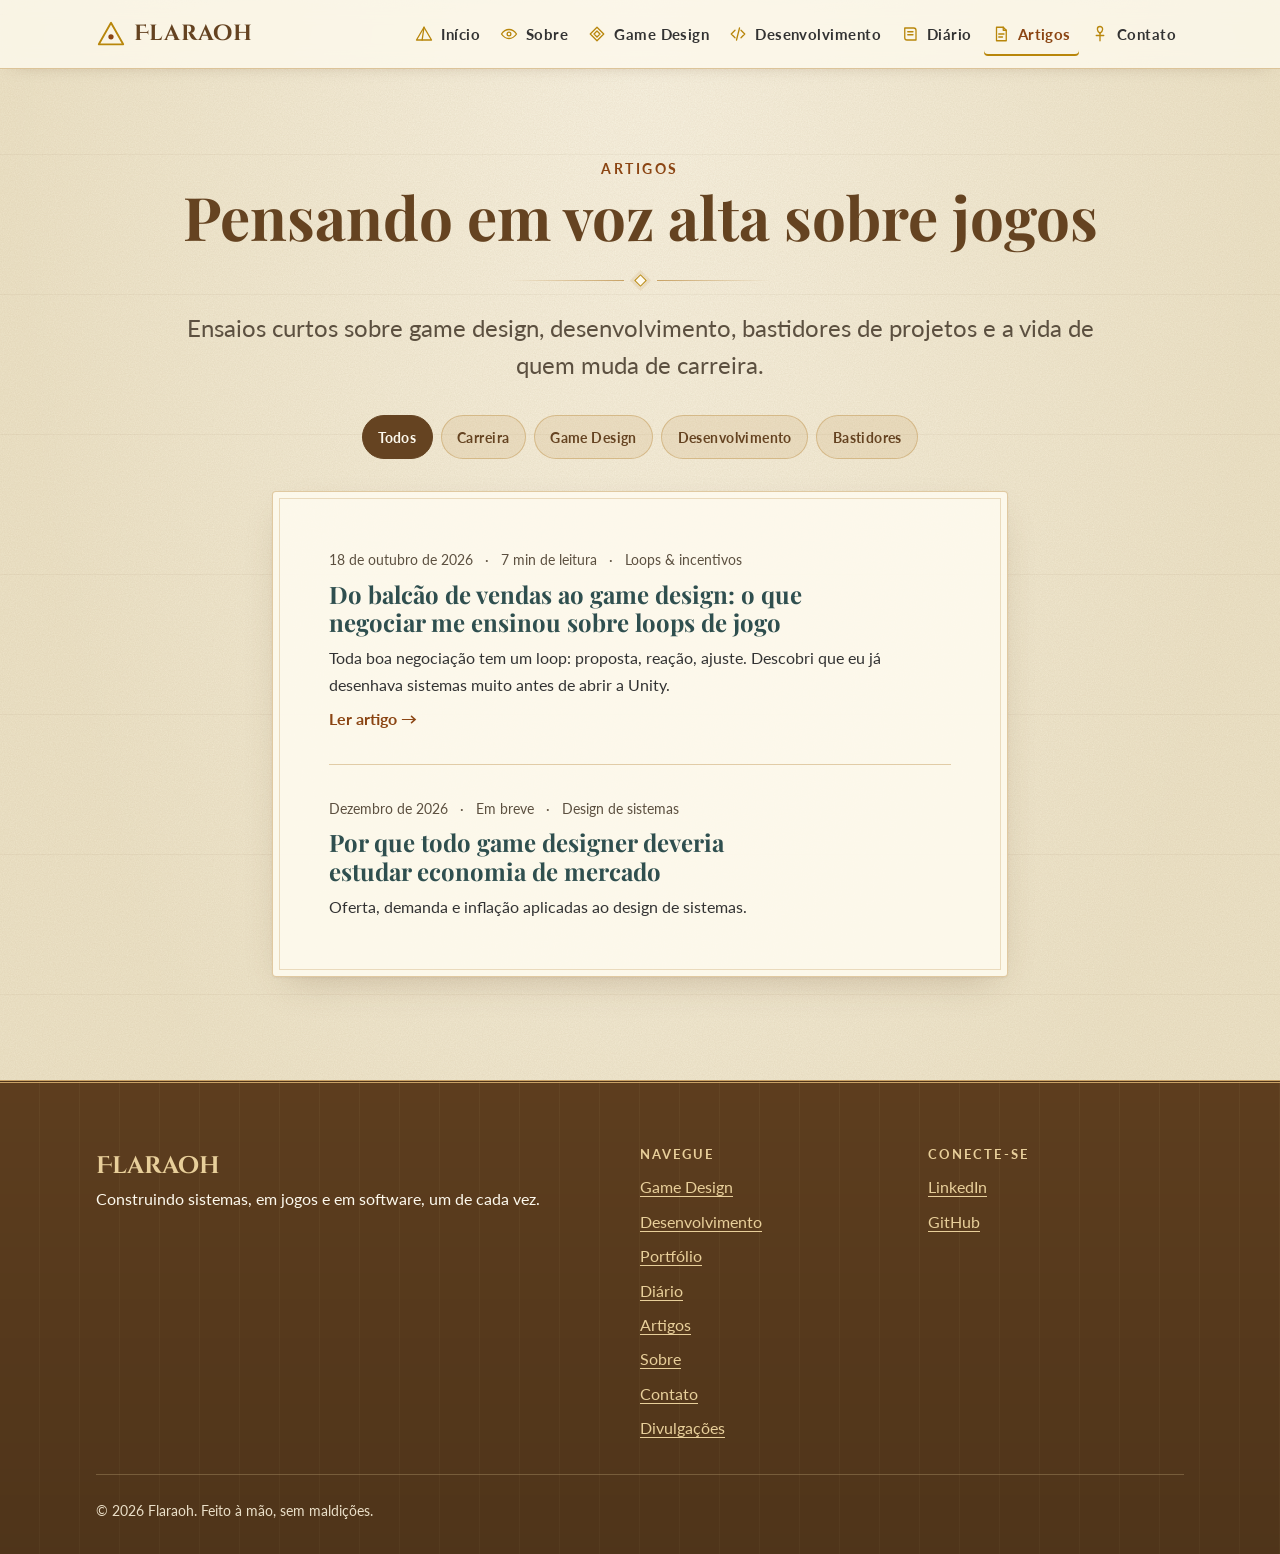
<file: articles.html>
<!doctype html>
<html lang="pt-BR">
<head>
  <meta charset="utf-8">
  <meta name="viewport" content="width=device-width, initial-scale=1">
  <title>Flaraoh · Game Designer & Desenvolvedor — Artigos</title>
  <meta name="description" content="Ensaios curtos de Flaraoh sobre game design, desenvolvimento, bastidores de projetos e transição de carreira.">
  <meta name="theme-color" content="#FDF9ED">
  <link rel="icon" href="assets/favicon.svg" type="image/svg+xml">
  <link rel="preconnect" href="https://fonts.googleapis.com">
  <link rel="preconnect" href="https://fonts.gstatic.com" crossorigin>
  <link rel="stylesheet" href="https://fonts.googleapis.com/css2?family=Cinzel+Decorative:wght@700&family=JetBrains+Mono:wght@400;700&family=Lato:ital,wght@0,400;0,700;1,400&family=Playfair+Display:wght@600;700&display=swap">
  <link rel="stylesheet" href="css/style.css?v=2">
  <script>document.documentElement.classList.add("js");</script>
  <script src="js/main.js?v=2" defer></script>
</head>
<body>
  <a class="skip-link" href="#conteudo">Pular para o conteúdo</a>

  <header class="site-header">
    <div class="container site-header__inner">
      <a class="brand" href="index.html">
        <svg class="brand__mark" viewBox="0 0 32 32" aria-hidden="true"><path d="M16 4 3 27h26L16 4Z" fill="none" stroke="#B8860B" stroke-width="2" stroke-linejoin="round"/><circle cx="16" cy="19" r="2.8" fill="#8B4513"/></svg>
        <span class="brand__name">Flaraoh</span>
      </a>
      <button class="nav-toggle" type="button" aria-expanded="false" aria-controls="site-nav">
        <span class="nav-toggle__bars" aria-hidden="true"></span>
        <span class="nav-toggle__label visually-hidden">Abrir menu</span>
      </button>
      <nav id="site-nav" class="site-nav" aria-label="Principal">
        <ul class="site-nav__list">
          <li><a class="site-nav__link" href="index.html"><svg class="site-nav__icon" viewBox="0 0 24 24" aria-hidden="true"><path d="M12 3 2 20h20L12 3Z"/><path d="M12 3 9.5 20"/></svg>Início</a></li>
          <li><a class="site-nav__link" href="about.html"><svg class="site-nav__icon" viewBox="0 0 24 24" aria-hidden="true"><path d="M2 12s4-6 10-6 10 6 10 6-4 6-10 6S2 12 2 12Z"/><circle cx="12" cy="12" r="2.5"/></svg>Sobre</a></li>
          <li><a class="site-nav__link" href="games.html"><svg class="site-nav__icon" viewBox="0 0 24 24" aria-hidden="true"><path d="M12 3 21 12 12 21 3 12Z"/><path d="M12 8 16 12 12 16 8 12Z"/></svg>Game Design</a></li>
          <li><a class="site-nav__link site-nav__link--dev" href="dev.html"><svg class="site-nav__icon" viewBox="0 0 24 24" aria-hidden="true"><path d="m8 7-5 5 5 5M16 7l5 5-5 5M14 4l-4 16"/></svg>Desenvolvimento</a></li>
          <li><a class="site-nav__link" href="devlog.html"><svg class="site-nav__icon" viewBox="0 0 24 24" aria-hidden="true"><path d="M5 4h12a3 3 0 0 1 3 3v13H8a3 3 0 0 1-3-3V4Z"/><path d="M9 9h7M9 13h7"/></svg>Diário</a></li>
          <li><a class="site-nav__link" href="articles.html" aria-current="page"><svg class="site-nav__icon" viewBox="0 0 24 24" aria-hidden="true"><path d="M6 3h9l4 4v14H6V3Z"/><path d="M15 3v4h4M9 12h7M9 16h5"/></svg>Artigos</a></li>
          <li><a class="site-nav__link" href="contact.html"><svg class="site-nav__icon" viewBox="0 0 24 24" aria-hidden="true"><path d="M12 11C9.5 9 8.5 7 8.5 5.5a3.5 3.5 0 0 1 7 0C15.5 7 14.5 9 12 11Z"/><path d="M12 11v10M7 14h10"/></svg>Contato</a></li>
        </ul>
      </nav>
    </div>
  </header>

  <main id="conteudo">
    <header class="page-header container">
      <p class="eyebrow">Artigos</p>
      <h1 class="mt-0">Pensando em voz alta sobre jogos</h1>
      <div class="divider" aria-hidden="true"><span class="divider__gem"></span></div>
      <p class="lead">Ensaios curtos sobre game design, desenvolvimento, bastidores de projetos e a vida de quem muda de carreira.</p>
    </header>

    <section class="container container--narrow" aria-label="Artigos">
      <div class="filter-bar" role="group" aria-label="Filtrar artigos por categoria" data-filter-group="categoria" aria-controls="lista-artigos">
        <button class="filter-btn" type="button" data-filter="todos" aria-pressed="true">Todos</button>
        <button class="filter-btn" type="button" data-filter="carreira" aria-pressed="false">Carreira</button>
        <button class="filter-btn" type="button" data-filter="games" aria-pressed="false">Game Design</button>
        <button class="filter-btn filter-btn--dev" type="button" data-filter="dev" aria-pressed="false">Desenvolvimento</button>
        <button class="filter-btn" type="button" data-filter="bastidores" aria-pressed="false">Bastidores</button>
        <p class="filter-status visually-hidden" aria-live="polite"></p>
      </div>
      <div class="plaque">
        <!-- Categorias dos filtros em data-categoria (carreira, games, dev, bastidores), separadas por espaço -->
        <ul id="lista-artigos" class="post-list">
          <li data-categoria="carreira games">
            <article class="post-preview">
              <p class="post-preview__meta"><time datetime="2026-10-18">18 de outubro de 2026</time><span>7 min de leitura</span><span>Loops & incentivos</span></p>
              <h2 class="post-preview__title fs-h3"><a href="article-1.html">Do balcão de vendas ao game design: o que negociar me ensinou sobre loops de jogo</a></h2>
              <p class="post-preview__excerpt">Toda boa negociação tem um loop: proposta, reação, ajuste. Descobri que eu já desenhava sistemas muito antes de abrir a Unity.</p>
              <p><a class="link-arrow" href="article-1.html" aria-label="Ler artigo: Do balcão de vendas ao game design">Ler artigo</a></p>
            </article>
          </li>
          <li data-categoria="games dev">
            <article class="post-preview">
              <p class="post-preview__meta"><time datetime="2026-12">Dezembro de 2026</time><span>Em breve</span><span>Design de sistemas</span></p>
              <h2 class="post-preview__title fs-h3">Por que todo game designer deveria estudar economia de mercado</h2>
              <p class="post-preview__excerpt">Oferta, demanda e inflação aplicadas ao design de sistemas.</p>
            </article>
          </li>
        </ul>
        <p class="filter-empty" data-filter-empty="lista-artigos" hidden>Nada nesta categoria por enquanto. A próxima inscrição já está sendo gravada.</p>
        <!-- Para publicar um artigo: duplique article-1.html como article-N.html, troque o conteúdo e adicione um <li> no topo desta lista. -->
      </div>
    </section>
  </main>

  <footer class="site-footer">
    <div class="container site-footer__inner">
      <div>
        <p class="site-footer__brand">Flaraoh</p>
        <p>Construindo sistemas, em jogos e em software, um de cada vez.</p>
      </div>
      <nav aria-label="Rodapé">
        <h2 class="site-footer__heading">Navegue</h2>
        <ul class="site-footer__links">
          <li><a href="games.html">Game Design</a></li>
          <li><a href="dev.html">Desenvolvimento</a></li>
          <li><a href="projects.html">Portfólio</a></li>
          <li><a href="devlog.html">Diário</a></li>
          <li><a href="articles.html">Artigos</a></li>
          <li><a href="about.html">Sobre</a></li>
          <li><a href="contact.html">Contato</a></li>
          <li><a href="spotlight.html">Divulgações</a></li>
        </ul>
      </nav>
      <div>
        <h2 class="site-footer__heading">Conecte-se</h2>
        <ul class="site-footer__links">
          <li><a href="https://www.linkedin.com/in/fl%C3%A1vio-spinelli" rel="noopener">LinkedIn</a></li>
          <li><a href="https://github.com/Flaraoh" rel="noopener">GitHub</a></li>
        </ul>
      </div>
      <p class="site-footer__copy">© <span data-year>2026</span> Flaraoh. Feito à mão, sem maldições.</p>
    </div>
  </footer>
</body>
</html>
</file>
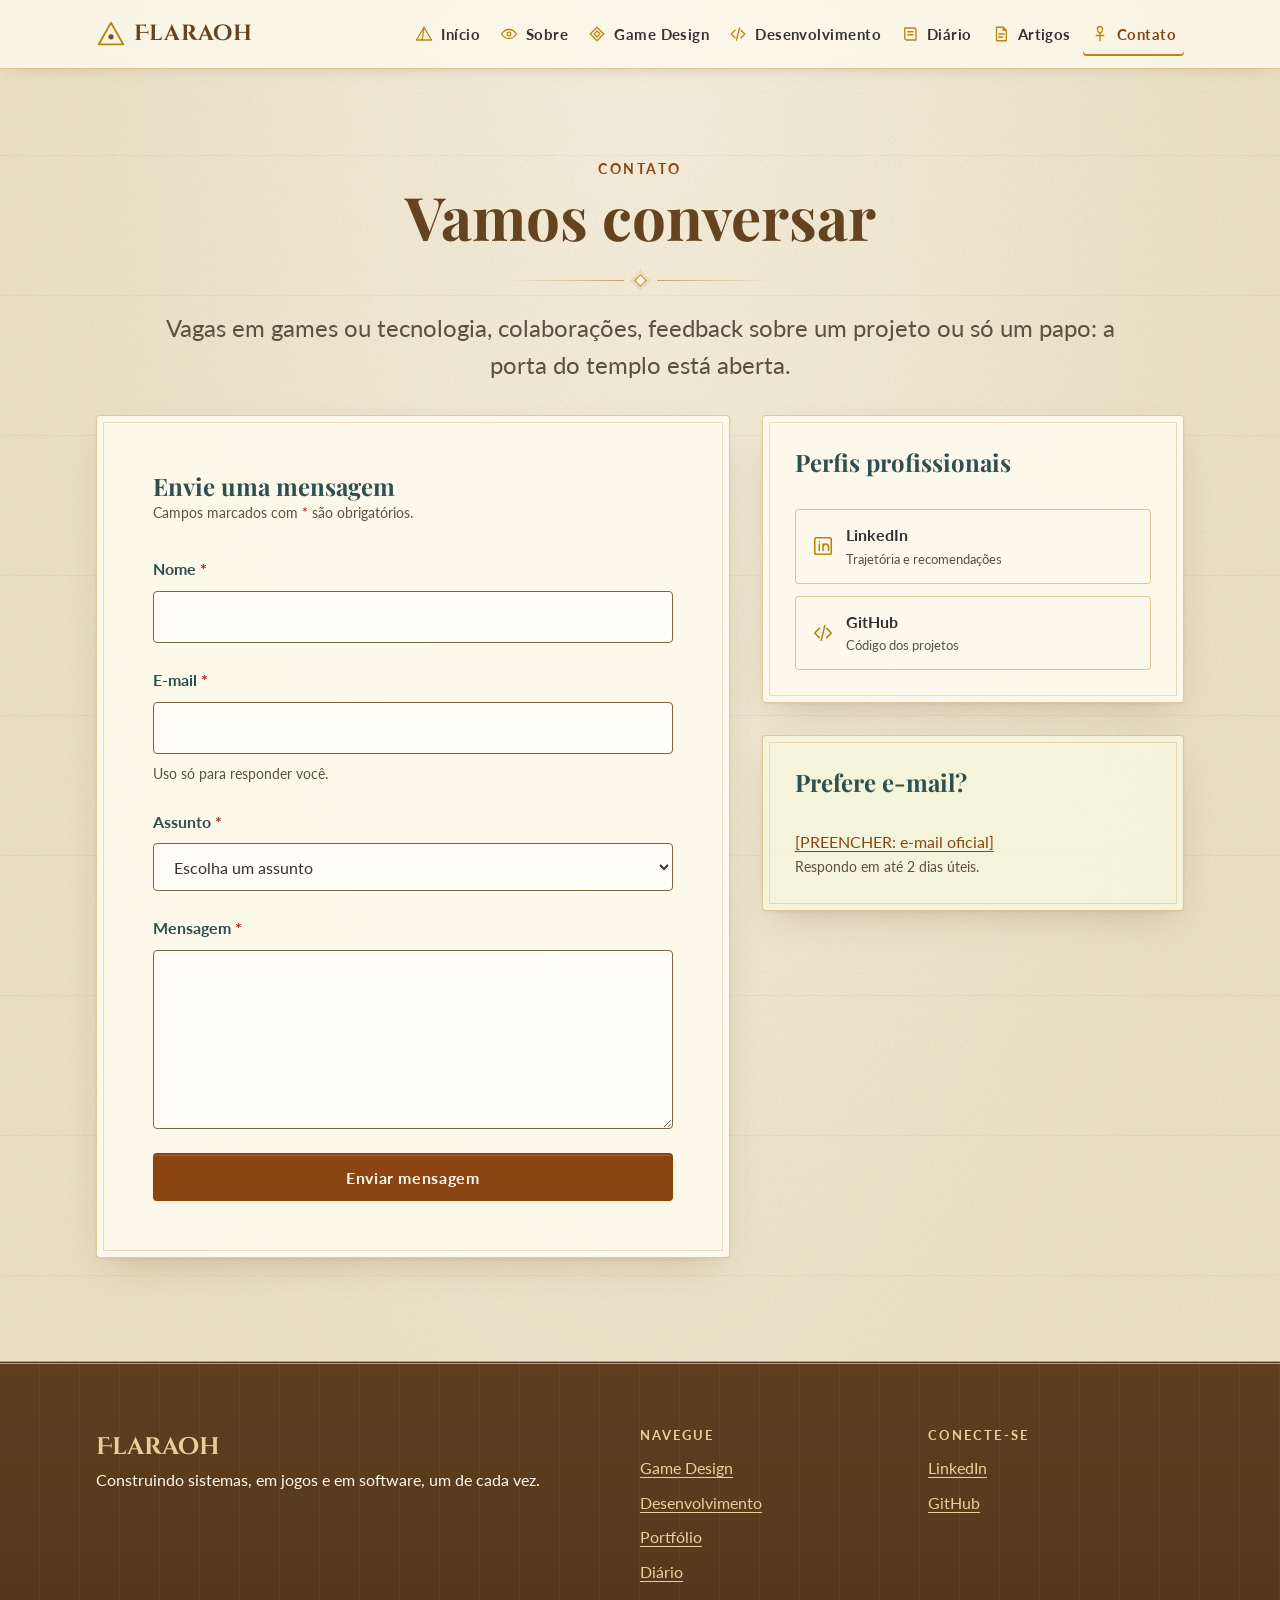
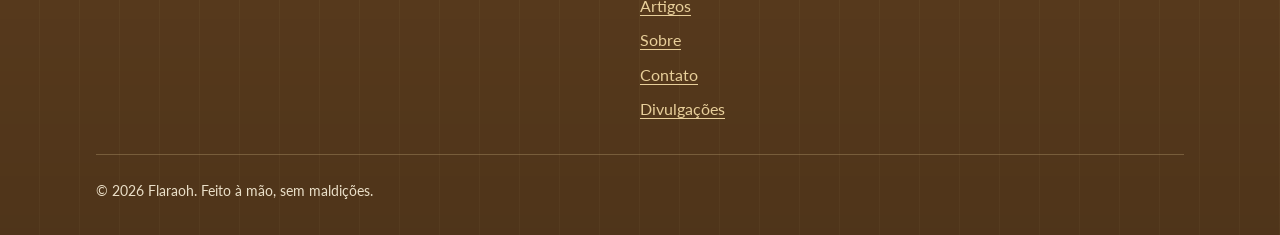
<file: contact.html>
<!doctype html>
<html lang="pt-BR">
<head>
  <meta charset="utf-8">
  <meta name="viewport" content="width=device-width, initial-scale=1">
  <title>Flaraoh · Game Designer & Desenvolvedor — Contato</title>
  <meta name="description" content="Fale com Flaraoh sobre vagas em game design ou desenvolvimento, colaborações em projetos ou divulgação de jogos.">
  <meta name="theme-color" content="#FDF9ED">
  <link rel="icon" href="assets/favicon.svg" type="image/svg+xml">
  <link rel="preconnect" href="https://fonts.googleapis.com">
  <link rel="preconnect" href="https://fonts.gstatic.com" crossorigin>
  <link rel="stylesheet" href="https://fonts.googleapis.com/css2?family=Cinzel+Decorative:wght@700&family=JetBrains+Mono:wght@400;700&family=Lato:ital,wght@0,400;0,700;1,400&family=Playfair+Display:wght@600;700&display=swap">
  <link rel="stylesheet" href="css/style.css?v=2">
  <script>document.documentElement.classList.add("js");</script>
  <script src="js/main.js?v=2" defer></script>
</head>
<body>
  <a class="skip-link" href="#conteudo">Pular para o conteúdo</a>

  <header class="site-header">
    <div class="container site-header__inner">
      <a class="brand" href="index.html">
        <svg class="brand__mark" viewBox="0 0 32 32" aria-hidden="true"><path d="M16 4 3 27h26L16 4Z" fill="none" stroke="#B8860B" stroke-width="2" stroke-linejoin="round"/><circle cx="16" cy="19" r="2.8" fill="#8B4513"/></svg>
        <span class="brand__name">Flaraoh</span>
      </a>
      <button class="nav-toggle" type="button" aria-expanded="false" aria-controls="site-nav">
        <span class="nav-toggle__bars" aria-hidden="true"></span>
        <span class="nav-toggle__label visually-hidden">Abrir menu</span>
      </button>
      <nav id="site-nav" class="site-nav" aria-label="Principal">
        <ul class="site-nav__list">
          <li><a class="site-nav__link" href="index.html"><svg class="site-nav__icon" viewBox="0 0 24 24" aria-hidden="true"><path d="M12 3 2 20h20L12 3Z"/><path d="M12 3 9.5 20"/></svg>Início</a></li>
          <li><a class="site-nav__link" href="about.html"><svg class="site-nav__icon" viewBox="0 0 24 24" aria-hidden="true"><path d="M2 12s4-6 10-6 10 6 10 6-4 6-10 6S2 12 2 12Z"/><circle cx="12" cy="12" r="2.5"/></svg>Sobre</a></li>
          <li><a class="site-nav__link" href="games.html"><svg class="site-nav__icon" viewBox="0 0 24 24" aria-hidden="true"><path d="M12 3 21 12 12 21 3 12Z"/><path d="M12 8 16 12 12 16 8 12Z"/></svg>Game Design</a></li>
          <li><a class="site-nav__link site-nav__link--dev" href="dev.html"><svg class="site-nav__icon" viewBox="0 0 24 24" aria-hidden="true"><path d="m8 7-5 5 5 5M16 7l5 5-5 5M14 4l-4 16"/></svg>Desenvolvimento</a></li>
          <li><a class="site-nav__link" href="devlog.html"><svg class="site-nav__icon" viewBox="0 0 24 24" aria-hidden="true"><path d="M5 4h12a3 3 0 0 1 3 3v13H8a3 3 0 0 1-3-3V4Z"/><path d="M9 9h7M9 13h7"/></svg>Diário</a></li>
          <li><a class="site-nav__link" href="articles.html"><svg class="site-nav__icon" viewBox="0 0 24 24" aria-hidden="true"><path d="M6 3h9l4 4v14H6V3Z"/><path d="M15 3v4h4M9 12h7M9 16h5"/></svg>Artigos</a></li>
          <li><a class="site-nav__link" href="contact.html" aria-current="page"><svg class="site-nav__icon" viewBox="0 0 24 24" aria-hidden="true"><path d="M12 11C9.5 9 8.5 7 8.5 5.5a3.5 3.5 0 0 1 7 0C15.5 7 14.5 9 12 11Z"/><path d="M12 11v10M7 14h10"/></svg>Contato</a></li>
        </ul>
      </nav>
    </div>
  </header>

  <main id="conteudo">
    <header class="page-header container">
      <p class="eyebrow">Contato</p>
      <h1 class="mt-0">Vamos conversar</h1>
      <div class="divider" aria-hidden="true"><span class="divider__gem"></span></div>
      <p class="lead">Vagas em games ou tecnologia, colaborações, feedback sobre um projeto ou só um papo: a porta do templo está aberta.</p>
    </header>

    <div class="container">
      <div class="content-columns content-columns--contact">
        <section class="plaque" aria-labelledby="form-title">
          <h2 id="form-title" class="fs-h3">Envie uma mensagem</h2>
          <p class="field__hint mt-0">Campos marcados com <span class="req" aria-hidden="true">*</span> são obrigatórios.</p>

          <!-- EDITAR: crie um formulário gratuito em https://formspree.io e troque SEU_ID pelo ID gerado.
               Enquanto SEU_ID estiver no endereço, o envio funciona em modo demonstração. -->
          <form class="form mt-6" action="https://formspree.io/f/SEU_ID" method="POST" data-contact-form>
            <div class="field">
              <label class="field__label" for="nome">Nome <span class="req" aria-hidden="true">*</span></label>
              <input class="field__input" id="nome" name="nome" type="text" autocomplete="name" required minlength="2" aria-describedby="nome-error">
              <p class="field__error" id="nome-error" aria-live="polite"></p>
            </div>

            <div class="field">
              <label class="field__label" for="email">E-mail <span class="req" aria-hidden="true">*</span></label>
              <input class="field__input" id="email" name="email" type="email" autocomplete="email" inputmode="email" required aria-describedby="email-hint email-error">
              <p class="field__hint" id="email-hint">Uso só para responder você.</p>
              <p class="field__error" id="email-error" aria-live="polite"></p>
            </div>

            <div class="field">
              <label class="field__label" for="assunto">Assunto <span class="req" aria-hidden="true">*</span></label>
              <!-- Links como contact.html?assunto=games (ou dev, divulgacao) já chegam com a opção escolhida -->
              <select class="field__input" id="assunto" name="assunto" required aria-describedby="assunto-error">
                <option value="">Escolha um assunto</option>
                <option value="games">Vaga em game design</option>
                <option value="dev">Vaga em desenvolvimento</option>
                <option value="colaboracao">Colaboração / freela</option>
                <option value="divulgacao">Divulgar meu jogo</option>
                <option value="outro">Outro</option>
              </select>
              <p class="field__error" id="assunto-error" aria-live="polite"></p>
            </div>

            <div class="field">
              <label class="field__label" for="mensagem">Mensagem <span class="req" aria-hidden="true">*</span></label>
              <textarea class="field__input" id="mensagem" name="mensagem" rows="6" required minlength="10" aria-describedby="mensagem-error"></textarea>
              <p class="field__error" id="mensagem-error" aria-live="polite"></p>
            </div>

            <div class="form__trap" aria-hidden="true">
              <label for="gotcha">Não preencha este campo</label>
              <input id="gotcha" name="_gotcha" type="text" tabindex="-1" autocomplete="off">
            </div>

            <div>
              <button class="btn btn--block" type="submit">Enviar mensagem</button>
            </div>
            <p class="form__status" role="status"></p>
          </form>
        </section>

        <aside class="stack--lg" aria-labelledby="perfis-title">
          <div class="plaque plaque--compact">
            <h2 id="perfis-title" class="fs-h3">Perfis profissionais</h2>
            <!-- EDITAR: troque pelos seus links reais -->
            <ul class="social-list mt-6">
              <li><a href="https://www.linkedin.com/in/fl%C3%A1vio-spinelli" rel="noopener">
                <svg class="social-list__icon" viewBox="0 0 24 24" aria-hidden="true"><rect x="3" y="3" width="18" height="18" rx="2"/><path d="M8 10v7M8 7v.01M12 17v-7M12 13a3 3 0 0 1 6 0v4"/></svg>
                <span>LinkedIn<small>Trajetória e recomendações</small></span></a></li>
              <li><a href="https://github.com/Flaraoh" rel="noopener">
                <svg class="social-list__icon" viewBox="0 0 24 24" aria-hidden="true"><path d="m8 7-5 5 5 5M16 7l5 5-5 5M14 4l-4 16"/></svg>
                <span>GitHub<small>Código dos projetos</small></span></a></li>
            </ul>
          </div>

          <div class="plaque plaque--beige plaque--compact">
            <h2 class="fs-h3">Prefere e-mail?</h2>
            <!-- PREENCHER: e-mail oficial no href (mailto:...) e no texto -->
            <p class="mt-6"><a href="mailto:">[PREENCHER: e-mail oficial]</a></p>
            <p class="field__hint">Respondo em até 2 dias úteis.</p>
          </div>
        </aside>
      </div>
    </div>
  </main>

  <footer class="site-footer">
    <div class="container site-footer__inner">
      <div>
        <p class="site-footer__brand">Flaraoh</p>
        <p>Construindo sistemas, em jogos e em software, um de cada vez.</p>
      </div>
      <nav aria-label="Rodapé">
        <h2 class="site-footer__heading">Navegue</h2>
        <ul class="site-footer__links">
          <li><a href="games.html">Game Design</a></li>
          <li><a href="dev.html">Desenvolvimento</a></li>
          <li><a href="projects.html">Portfólio</a></li>
          <li><a href="devlog.html">Diário</a></li>
          <li><a href="articles.html">Artigos</a></li>
          <li><a href="about.html">Sobre</a></li>
          <li><a href="contact.html">Contato</a></li>
          <li><a href="spotlight.html">Divulgações</a></li>
        </ul>
      </nav>
      <div>
        <h2 class="site-footer__heading">Conecte-se</h2>
        <ul class="site-footer__links">
          <li><a href="https://www.linkedin.com/in/fl%C3%A1vio-spinelli" rel="noopener">LinkedIn</a></li>
          <li><a href="https://github.com/Flaraoh" rel="noopener">GitHub</a></li>
        </ul>
      </div>
      <p class="site-footer__copy">© <span data-year>2026</span> Flaraoh. Feito à mão, sem maldições.</p>
    </div>
  </footer>
</body>
</html>
</file>
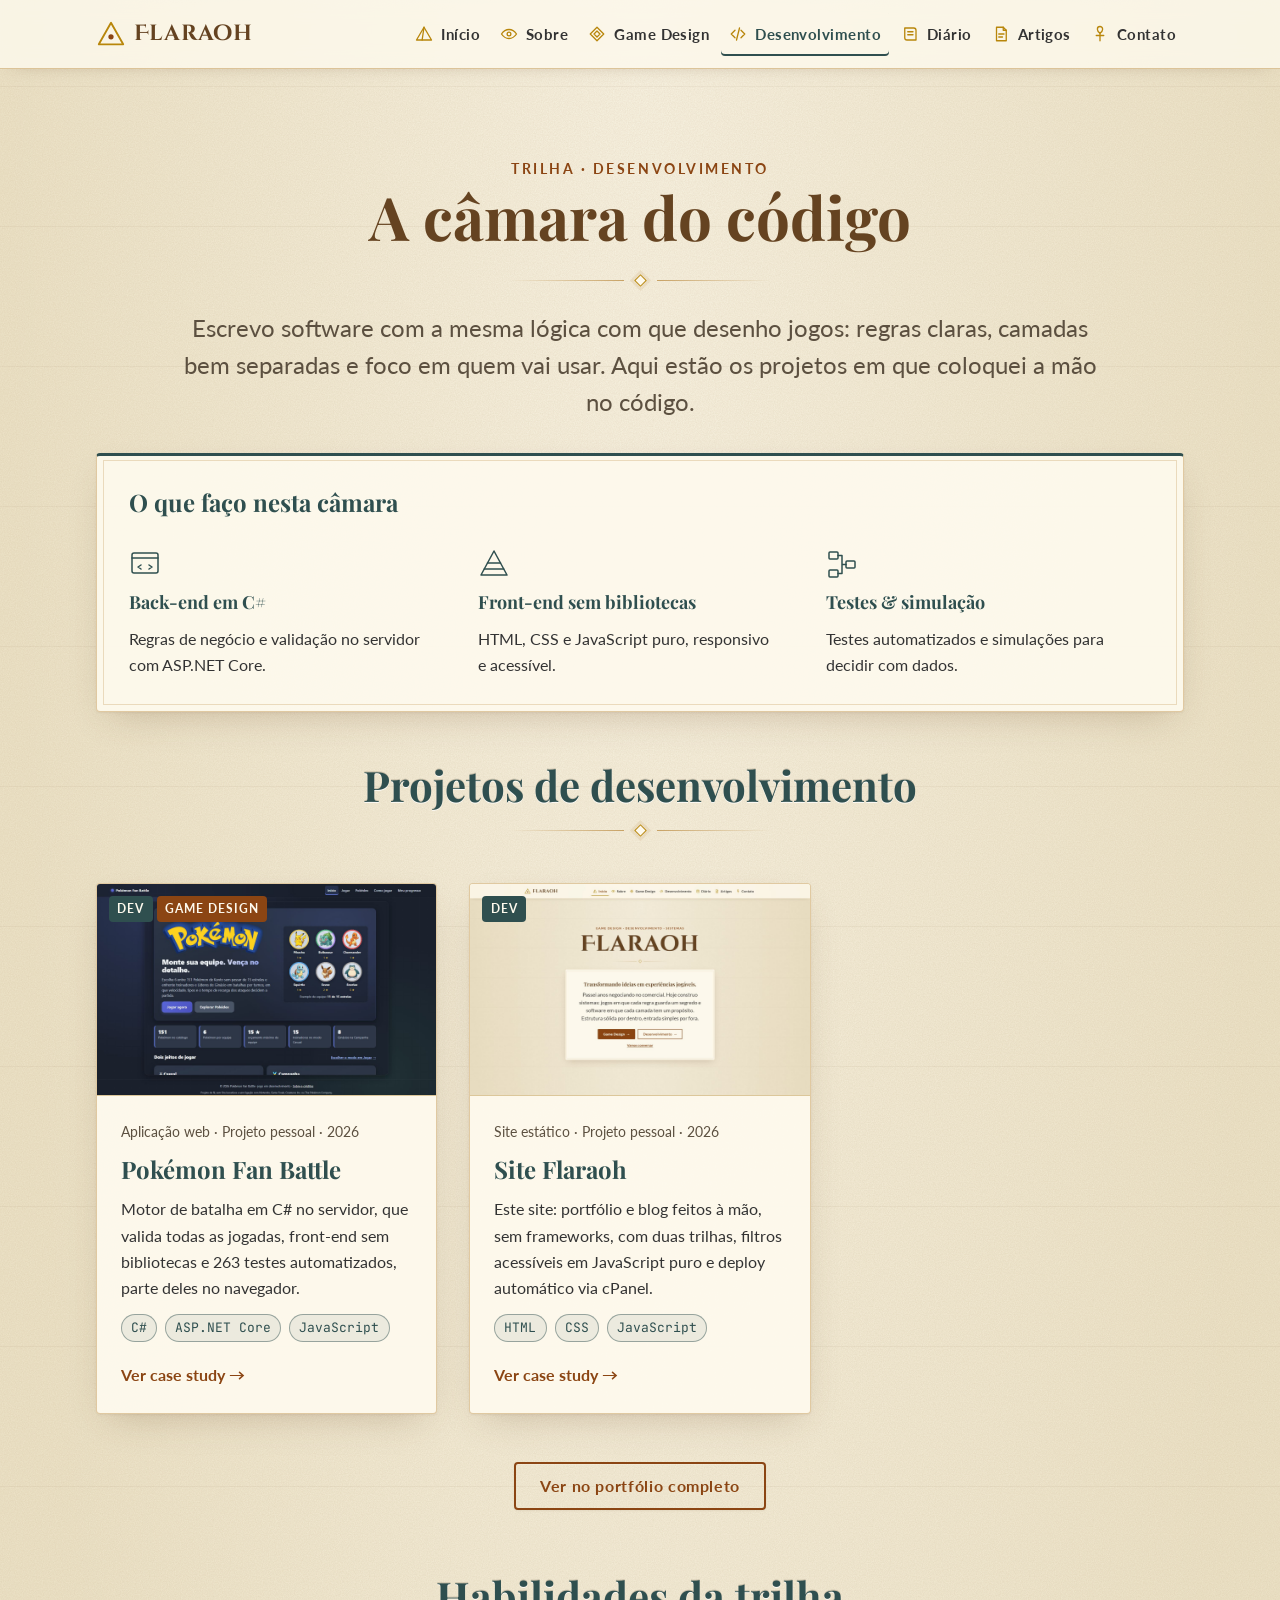
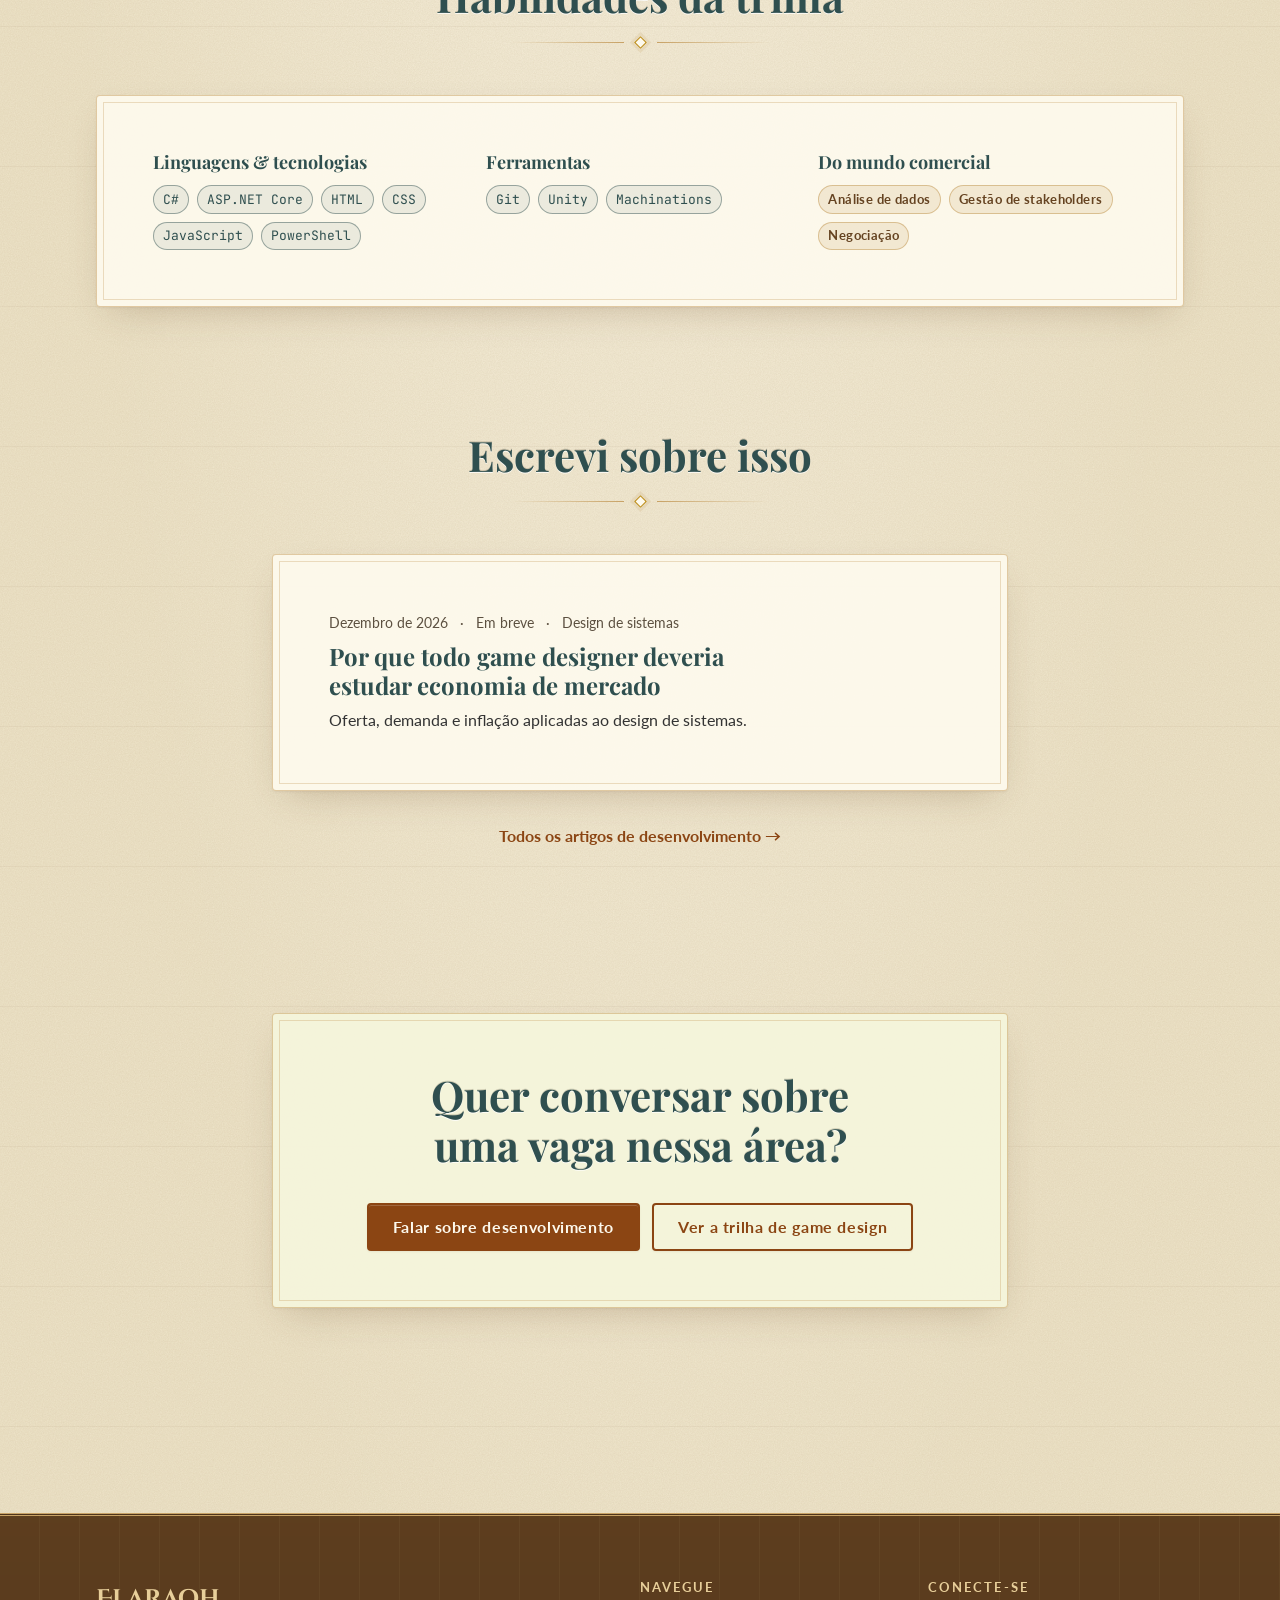
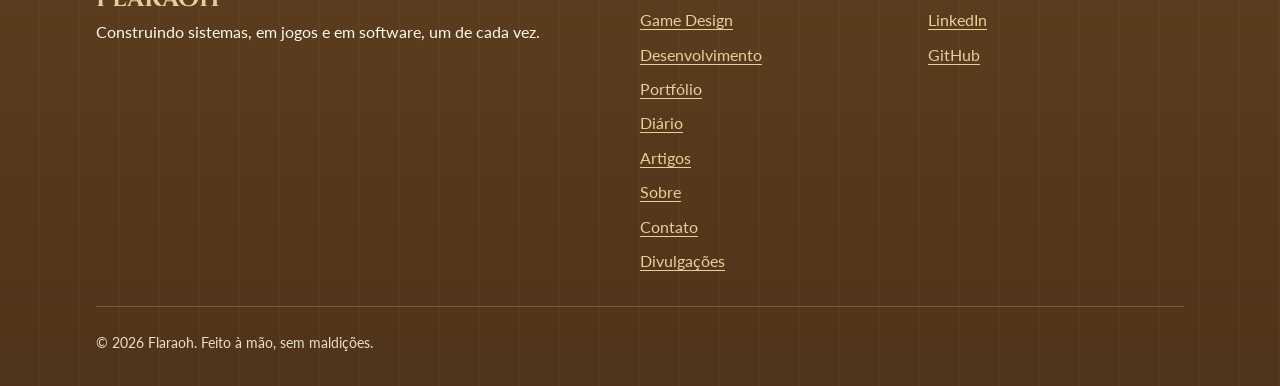
<file: dev.html>
<!doctype html>
<html lang="pt-BR">
<head>
  <meta charset="utf-8">
  <meta name="viewport" content="width=device-width, initial-scale=1">
  <title>Flaraoh · Game Designer & Desenvolvedor — Desenvolvimento</title>
  <meta name="description" content="Trilha de desenvolvimento de Flaraoh: projetos de software, lógica de negócio e as tecnologias com que trabalha.">
  <meta name="theme-color" content="#FDF9ED">
  <link rel="icon" href="assets/favicon.svg" type="image/svg+xml">
  <link rel="preconnect" href="https://fonts.googleapis.com">
  <link rel="preconnect" href="https://fonts.gstatic.com" crossorigin>
  <link rel="stylesheet" href="https://fonts.googleapis.com/css2?family=Cinzel+Decorative:wght@700&family=JetBrains+Mono:wght@400;700&family=Lato:ital,wght@0,400;0,700;1,400&family=Playfair+Display:wght@600;700&display=swap">
  <link rel="stylesheet" href="css/style.css?v=2">
  <script>document.documentElement.classList.add("js");</script>
  <script src="js/main.js?v=2" defer></script>
</head>
<body>
  <a class="skip-link" href="#conteudo">Pular para o conteúdo</a>

  <header class="site-header">
    <div class="container site-header__inner">
      <a class="brand" href="index.html">
        <svg class="brand__mark" viewBox="0 0 32 32" aria-hidden="true"><path d="M16 4 3 27h26L16 4Z" fill="none" stroke="#B8860B" stroke-width="2" stroke-linejoin="round"/><circle cx="16" cy="19" r="2.8" fill="#8B4513"/></svg>
        <span class="brand__name">Flaraoh</span>
      </a>
      <button class="nav-toggle" type="button" aria-expanded="false" aria-controls="site-nav">
        <span class="nav-toggle__bars" aria-hidden="true"></span>
        <span class="nav-toggle__label visually-hidden">Abrir menu</span>
      </button>
      <nav id="site-nav" class="site-nav" aria-label="Principal">
        <ul class="site-nav__list">
          <li><a class="site-nav__link" href="index.html"><svg class="site-nav__icon" viewBox="0 0 24 24" aria-hidden="true"><path d="M12 3 2 20h20L12 3Z"/><path d="M12 3 9.5 20"/></svg>Início</a></li>
          <li><a class="site-nav__link" href="about.html"><svg class="site-nav__icon" viewBox="0 0 24 24" aria-hidden="true"><path d="M2 12s4-6 10-6 10 6 10 6-4 6-10 6S2 12 2 12Z"/><circle cx="12" cy="12" r="2.5"/></svg>Sobre</a></li>
          <li><a class="site-nav__link" href="games.html"><svg class="site-nav__icon" viewBox="0 0 24 24" aria-hidden="true"><path d="M12 3 21 12 12 21 3 12Z"/><path d="M12 8 16 12 12 16 8 12Z"/></svg>Game Design</a></li>
          <li><a class="site-nav__link site-nav__link--dev" href="dev.html" aria-current="page"><svg class="site-nav__icon" viewBox="0 0 24 24" aria-hidden="true"><path d="m8 7-5 5 5 5M16 7l5 5-5 5M14 4l-4 16"/></svg>Desenvolvimento</a></li>
          <li><a class="site-nav__link" href="devlog.html"><svg class="site-nav__icon" viewBox="0 0 24 24" aria-hidden="true"><path d="M5 4h12a3 3 0 0 1 3 3v13H8a3 3 0 0 1-3-3V4Z"/><path d="M9 9h7M9 13h7"/></svg>Diário</a></li>
          <li><a class="site-nav__link" href="articles.html"><svg class="site-nav__icon" viewBox="0 0 24 24" aria-hidden="true"><path d="M6 3h9l4 4v14H6V3Z"/><path d="M15 3v4h4M9 12h7M9 16h5"/></svg>Artigos</a></li>
          <li><a class="site-nav__link" href="contact.html"><svg class="site-nav__icon" viewBox="0 0 24 24" aria-hidden="true"><path d="M12 11C9.5 9 8.5 7 8.5 5.5a3.5 3.5 0 0 1 7 0C15.5 7 14.5 9 12 11Z"/><path d="M12 11v10M7 14h10"/></svg>Contato</a></li>
        </ul>
      </nav>
    </div>
  </header>

  <main id="conteudo">
    <header class="page-header container">
      <p class="eyebrow">Trilha · Desenvolvimento</p>
      <h1 class="mt-0">A câmara do código</h1>
      <div class="divider" aria-hidden="true"><span class="divider__gem"></span></div>
      <p class="lead">Escrevo software com a mesma lógica com que desenho jogos: regras claras, camadas bem separadas e foco em quem vai usar. Aqui estão os projetos em que coloquei a mão no código.</p>
    </header>
    <section class="container mb-7" aria-labelledby="faco-title">
      <div class="plaque plaque--compact chamber chamber--dev">
        <h2 id="faco-title" class="fs-h3 mt-0">O que faço nesta câmara</h2>
        <div class="skill-groups mt-6">
          <div class="skill-group">
            <svg class="skill-group__icon skill-group__icon--dev" viewBox="0 0 32 32" aria-hidden="true"><rect x="3" y="5" width="26" height="20" rx="2"/><path d="M3 10h26M12 17l-3 2 3 2M20 17l3 2-3 2"/></svg>
            <h3>Back-end em C#</h3>
            <p>Regras de negócio e validação no servidor com ASP.NET Core.</p>
          </div>
          <div class="skill-group">
            <svg class="skill-group__icon skill-group__icon--dev" viewBox="0 0 32 32" aria-hidden="true"><path d="M16 3 29 27H3Z"/><path d="M9.5 15h13M6.3 21h19.4"/></svg>
            <h3>Front-end sem bibliotecas</h3>
            <p>HTML, CSS e JavaScript puro, responsivo e acessível.</p>
          </div>
          <div class="skill-group">
            <svg class="skill-group__icon skill-group__icon--dev" viewBox="0 0 32 32" aria-hidden="true"><rect x="3" y="4" width="9" height="7" rx="1"/><rect x="20" y="13" width="9" height="7" rx="1"/><rect x="3" y="22" width="9" height="7" rx="1"/><path d="M12 7.5h4v18h-4M16 16.5h4"/></svg>
            <h3>Testes &amp; simulação</h3>
            <p>Testes automatizados e simulações para decidir com dados.</p>
          </div>
        </div>
      </div>
    </section>

    <section class="container" aria-labelledby="projetos-title">
      <header class="section-header">
        <h2 id="projetos-title" class="section-title engraved--subtle">Projetos de desenvolvimento</h2>
        <div class="divider" aria-hidden="true"><span class="divider__gem"></span></div>
      </header>
      <ul class="grid grid--3 card-list" role="list">
        <li>
          <article class="card">
            <span class="card__trilhas"><span class="badge badge--dev">Dev</span><span class="badge badge--games">Game Design</span></span>
            <div class="card__media"><img src="assets/img/pokemon-fan-battle/capa-inicio.jpg" alt="" width="1600" height="1000" loading="lazy" decoding="async"></div>
            <div class="card__body">
              <p class="card__meta">Aplicação web · Projeto pessoal · 2026</p>
              <h3 class="card__title"><a class="card__link" href="project-1.html#olhar-dev">Pokémon Fan Battle</a></h3>
              <p>Motor de batalha em C# no servidor, que valida todas as jogadas, front-end sem bibliotecas e 263 testes automatizados, parte deles no navegador.</p>
              <ul class="tag-list" aria-label="Tecnologias"><li class="tag tag--mono">C#</li><li class="tag tag--mono">ASP.NET Core</li><li class="tag tag--mono">JavaScript</li></ul>
              <p class="card__footer"><span class="card__cta">Ver case study →</span></p>
            </div>
          </article>
        </li>
        <li>
          <article class="card">
            <span class="card__trilhas"><span class="badge badge--dev">Dev</span></span>
            <div class="card__media"><img src="assets/img/blog-flaraoh/capa-inicio.jpg" alt="" width="1600" height="1000" loading="lazy" decoding="async"></div>
            <div class="card__body">
              <p class="card__meta">Site estático · Projeto pessoal · 2026</p>
              <h3 class="card__title"><a class="card__link" href="project-2.html">Site Flaraoh</a></h3>
              <p>Este site: portfólio e blog feitos à mão, sem frameworks, com duas trilhas, filtros acessíveis em JavaScript puro e deploy automático via cPanel.</p>
              <ul class="tag-list" aria-label="Tecnologias"><li class="tag tag--mono">HTML</li><li class="tag tag--mono">CSS</li><li class="tag tag--mono">JavaScript</li></ul>
              <p class="card__footer"><span class="card__cta">Ver case study →</span></p>
            </div>
          </article>
        </li>
      </ul>
      <p class="text-center mt-7"><a class="btn btn--ghost" href="projects.html?trilha=dev">Ver no portfólio completo</a></p>
    </section>

    <section class="section section--tight" aria-labelledby="habilidades-title">
      <div class="container">
        <header class="section-header">
          <h2 id="habilidades-title" class="section-title engraved--subtle">Habilidades da trilha</h2>
          <div class="divider" aria-hidden="true"><span class="divider__gem"></span></div>
        </header>
        <div class="plaque">
          <div class="skill-groups">
            <div class="skill-group">
              <h3>Linguagens & tecnologias</h3>
              <ul class="tag-list">
                <li class="tag tag--mono">C#</li><li class="tag tag--mono">ASP.NET Core</li><li class="tag tag--mono">HTML</li><li class="tag tag--mono">CSS</li><li class="tag tag--mono">JavaScript</li><li class="tag tag--mono">PowerShell</li>
              </ul>
            </div>
            <div class="skill-group">
              <h3>Ferramentas</h3>
              <ul class="tag-list">
                <li class="tag tag--mono">Git</li><li class="tag tag--mono">Unity</li><li class="tag tag--mono">Machinations</li>
              </ul>
            </div>
            <div class="skill-group">
              <h3>Do mundo comercial</h3>
              <ul class="tag-list">
                <li class="tag">Análise de dados</li><li class="tag">Gestão de stakeholders</li><li class="tag">Negociação</li>
              </ul>
            </div>
          </div>
        </div>
      </div>
    </section>

    <section class="section section--tight" aria-labelledby="posts-title">
      <div class="container container--narrow">
        <header class="section-header">
          <h2 id="posts-title" class="section-title engraved--subtle">Escrevi sobre isso</h2>
          <div class="divider" aria-hidden="true"><span class="divider__gem"></span></div>
        </header>
        <div class="plaque">
          <ul class="post-list">
            <li>
              <article class="post-preview">
                <p class="post-preview__meta"><time datetime="2026-12">Dezembro de 2026</time><span>Em breve</span><span>Design de sistemas</span></p>
                <h3 class="post-preview__title">Por que todo game designer deveria estudar economia de mercado</h3>
                <p class="post-preview__excerpt">Oferta, demanda e inflação aplicadas ao design de sistemas.</p>
              </article>
            </li>
          </ul>
        </div>
        <p class="text-center mt-6"><a class="link-arrow" href="articles.html?categoria=dev">Todos os artigos de desenvolvimento</a></p>
      </div>
    </section>

    <section class="section" aria-labelledby="cta-title">
      <div class="container container--narrow">
        <div class="plaque plaque--beige cta-band">
          <h2 id="cta-title" class="engraved--subtle">Quer conversar sobre uma vaga nessa área?</h2>
          <div class="cta-band__actions">
            <a class="btn" href="contact.html?assunto=dev">Falar sobre desenvolvimento</a>
            <a class="btn btn--ghost" href="games.html">Ver a trilha de game design</a>
          </div>
        </div>
      </div>
    </section>
  </main>

  <footer class="site-footer">
    <div class="container site-footer__inner">
      <div>
        <p class="site-footer__brand">Flaraoh</p>
        <p>Construindo sistemas, em jogos e em software, um de cada vez.</p>
      </div>
      <nav aria-label="Rodapé">
        <h2 class="site-footer__heading">Navegue</h2>
        <ul class="site-footer__links">
          <li><a href="games.html">Game Design</a></li>
          <li><a href="dev.html">Desenvolvimento</a></li>
          <li><a href="projects.html">Portfólio</a></li>
          <li><a href="devlog.html">Diário</a></li>
          <li><a href="articles.html">Artigos</a></li>
          <li><a href="about.html">Sobre</a></li>
          <li><a href="contact.html">Contato</a></li>
          <li><a href="spotlight.html">Divulgações</a></li>
        </ul>
      </nav>
      <div>
        <h2 class="site-footer__heading">Conecte-se</h2>
        <ul class="site-footer__links">
          <li><a href="https://www.linkedin.com/in/fl%C3%A1vio-spinelli" rel="noopener">LinkedIn</a></li>
          <li><a href="https://github.com/Flaraoh" rel="noopener">GitHub</a></li>
        </ul>
      </div>
      <p class="site-footer__copy">© <span data-year>2026</span> Flaraoh. Feito à mão, sem maldições.</p>
    </div>
  </footer>
</body>
</html>
</file>
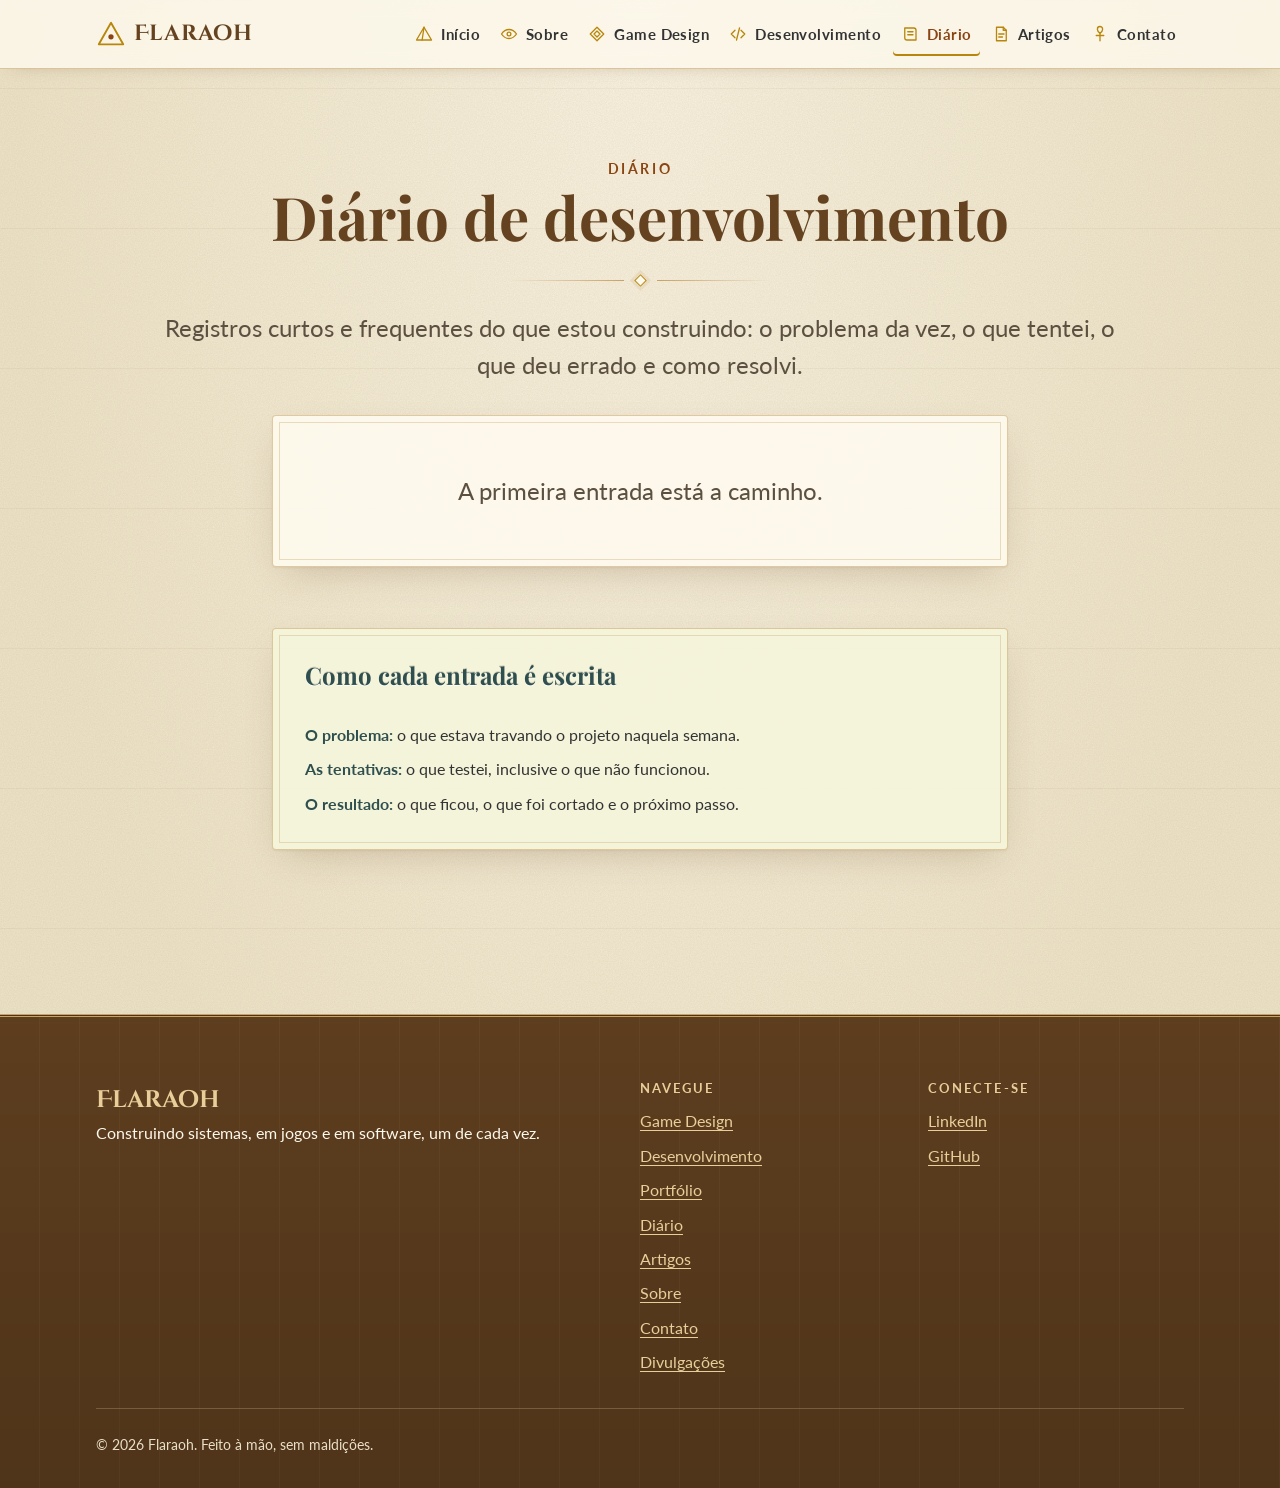
<file: devlog.html>
<!doctype html>
<html lang="pt-BR">
<head>
  <meta charset="utf-8">
  <meta name="viewport" content="width=device-width, initial-scale=1">
  <title>Flaraoh · Game Designer & Desenvolvedor — Diário</title>
  <meta name="description" content="Diário de desenvolvimento de Flaraoh: problemas, tentativas e soluções de cada projeto, em jogos e em software.">
  <meta name="theme-color" content="#FDF9ED">
  <link rel="icon" href="assets/favicon.svg" type="image/svg+xml">
  <link rel="preconnect" href="https://fonts.googleapis.com">
  <link rel="preconnect" href="https://fonts.gstatic.com" crossorigin>
  <link rel="stylesheet" href="https://fonts.googleapis.com/css2?family=Cinzel+Decorative:wght@700&family=JetBrains+Mono:wght@400;700&family=Lato:ital,wght@0,400;0,700;1,400&family=Playfair+Display:wght@600;700&display=swap">
  <link rel="stylesheet" href="css/style.css?v=2">
  <script>document.documentElement.classList.add("js");</script>
  <script src="js/main.js?v=2" defer></script>
</head>
<body>
  <a class="skip-link" href="#conteudo">Pular para o conteúdo</a>

  <header class="site-header">
    <div class="container site-header__inner">
      <a class="brand" href="index.html">
        <svg class="brand__mark" viewBox="0 0 32 32" aria-hidden="true"><path d="M16 4 3 27h26L16 4Z" fill="none" stroke="#B8860B" stroke-width="2" stroke-linejoin="round"/><circle cx="16" cy="19" r="2.8" fill="#8B4513"/></svg>
        <span class="brand__name">Flaraoh</span>
      </a>
      <button class="nav-toggle" type="button" aria-expanded="false" aria-controls="site-nav">
        <span class="nav-toggle__bars" aria-hidden="true"></span>
        <span class="nav-toggle__label visually-hidden">Abrir menu</span>
      </button>
      <nav id="site-nav" class="site-nav" aria-label="Principal">
        <ul class="site-nav__list">
          <li><a class="site-nav__link" href="index.html"><svg class="site-nav__icon" viewBox="0 0 24 24" aria-hidden="true"><path d="M12 3 2 20h20L12 3Z"/><path d="M12 3 9.5 20"/></svg>Início</a></li>
          <li><a class="site-nav__link" href="about.html"><svg class="site-nav__icon" viewBox="0 0 24 24" aria-hidden="true"><path d="M2 12s4-6 10-6 10 6 10 6-4 6-10 6S2 12 2 12Z"/><circle cx="12" cy="12" r="2.5"/></svg>Sobre</a></li>
          <li><a class="site-nav__link" href="games.html"><svg class="site-nav__icon" viewBox="0 0 24 24" aria-hidden="true"><path d="M12 3 21 12 12 21 3 12Z"/><path d="M12 8 16 12 12 16 8 12Z"/></svg>Game Design</a></li>
          <li><a class="site-nav__link site-nav__link--dev" href="dev.html"><svg class="site-nav__icon" viewBox="0 0 24 24" aria-hidden="true"><path d="m8 7-5 5 5 5M16 7l5 5-5 5M14 4l-4 16"/></svg>Desenvolvimento</a></li>
          <li><a class="site-nav__link" href="devlog.html" aria-current="page"><svg class="site-nav__icon" viewBox="0 0 24 24" aria-hidden="true"><path d="M5 4h12a3 3 0 0 1 3 3v13H8a3 3 0 0 1-3-3V4Z"/><path d="M9 9h7M9 13h7"/></svg>Diário</a></li>
          <li><a class="site-nav__link" href="articles.html"><svg class="site-nav__icon" viewBox="0 0 24 24" aria-hidden="true"><path d="M6 3h9l4 4v14H6V3Z"/><path d="M15 3v4h4M9 12h7M9 16h5"/></svg>Artigos</a></li>
          <li><a class="site-nav__link" href="contact.html"><svg class="site-nav__icon" viewBox="0 0 24 24" aria-hidden="true"><path d="M12 11C9.5 9 8.5 7 8.5 5.5a3.5 3.5 0 0 1 7 0C15.5 7 14.5 9 12 11Z"/><path d="M12 11v10M7 14h10"/></svg>Contato</a></li>
        </ul>
      </nav>
    </div>
  </header>

  <main id="conteudo">
    <header class="page-header container">
      <p class="eyebrow">Diário</p>
      <h1 class="mt-0">Diário de desenvolvimento</h1>
      <div class="divider" aria-hidden="true"><span class="divider__gem"></span></div>
      <p class="lead">Registros curtos e frequentes do que estou construindo: o problema da vez, o que tentei, o que deu errado e como resolvi.</p>
    </header>

    <section class="container container--narrow" aria-label="Entradas do diário">
      <div class="plaque">
        <p class="lead mt-0 text-center">A primeira entrada está a caminho.</p>
        <!-- Para publicar uma entrada: duplique article-1.html como devlog-N.html, troque o conteúdo e
             substitua o parágrafo acima por <ul class="post-list"> com um <li> por entrada
             (mesmo formato de articles.html), marcando o projeto no último <span> do meta. -->
      </div>
    </section>

    <section class="section section--tight" aria-labelledby="formato-title">
      <div class="container container--narrow">
        <div class="plaque plaque--beige plaque--compact">
          <h2 id="formato-title" class="engraved--subtle fs-h3">Como cada entrada é escrita</h2>
          <ul class="contact-facts mt-6">
            <li><strong>O problema:</strong> o que estava travando o projeto naquela semana.</li>
            <li><strong>As tentativas:</strong> o que testei, inclusive o que não funcionou.</li>
            <li><strong>O resultado:</strong> o que ficou, o que foi cortado e o próximo passo.</li>
          </ul>
        </div>
      </div>
    </section>
  </main>


  <footer class="site-footer">
    <div class="container site-footer__inner">
      <div>
        <p class="site-footer__brand">Flaraoh</p>
        <p>Construindo sistemas, em jogos e em software, um de cada vez.</p>
      </div>
      <nav aria-label="Rodapé">
        <h2 class="site-footer__heading">Navegue</h2>
        <ul class="site-footer__links">
          <li><a href="games.html">Game Design</a></li>
          <li><a href="dev.html">Desenvolvimento</a></li>
          <li><a href="projects.html">Portfólio</a></li>
          <li><a href="devlog.html">Diário</a></li>
          <li><a href="articles.html">Artigos</a></li>
          <li><a href="about.html">Sobre</a></li>
          <li><a href="contact.html">Contato</a></li>
          <li><a href="spotlight.html">Divulgações</a></li>
        </ul>
      </nav>
      <div>
        <h2 class="site-footer__heading">Conecte-se</h2>
        <ul class="site-footer__links">
          <li><a href="https://www.linkedin.com/in/fl%C3%A1vio-spinelli" rel="noopener">LinkedIn</a></li>
          <li><a href="https://github.com/Flaraoh" rel="noopener">GitHub</a></li>
        </ul>
      </div>
      <p class="site-footer__copy">© <span data-year>2026</span> Flaraoh. Feito à mão, sem maldições.</p>
    </div>
  </footer>
</body>
</html>
</file>
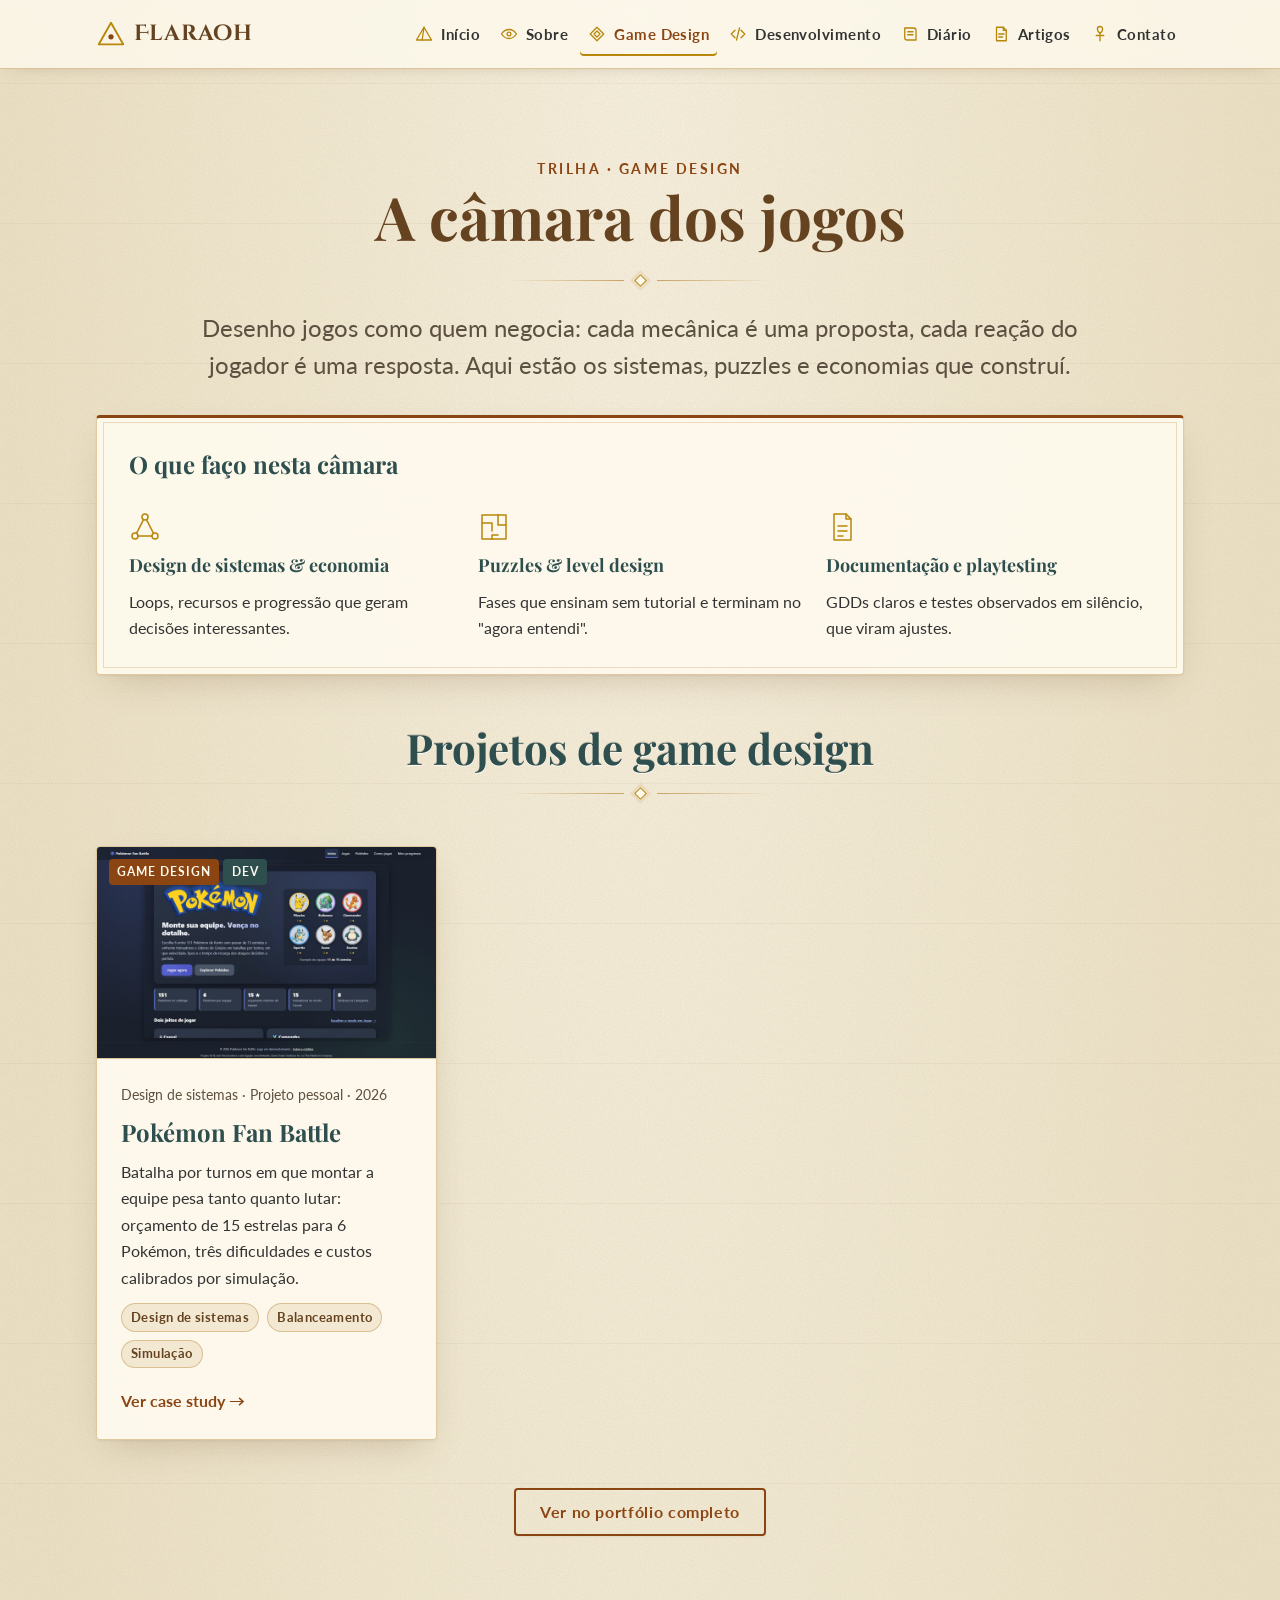
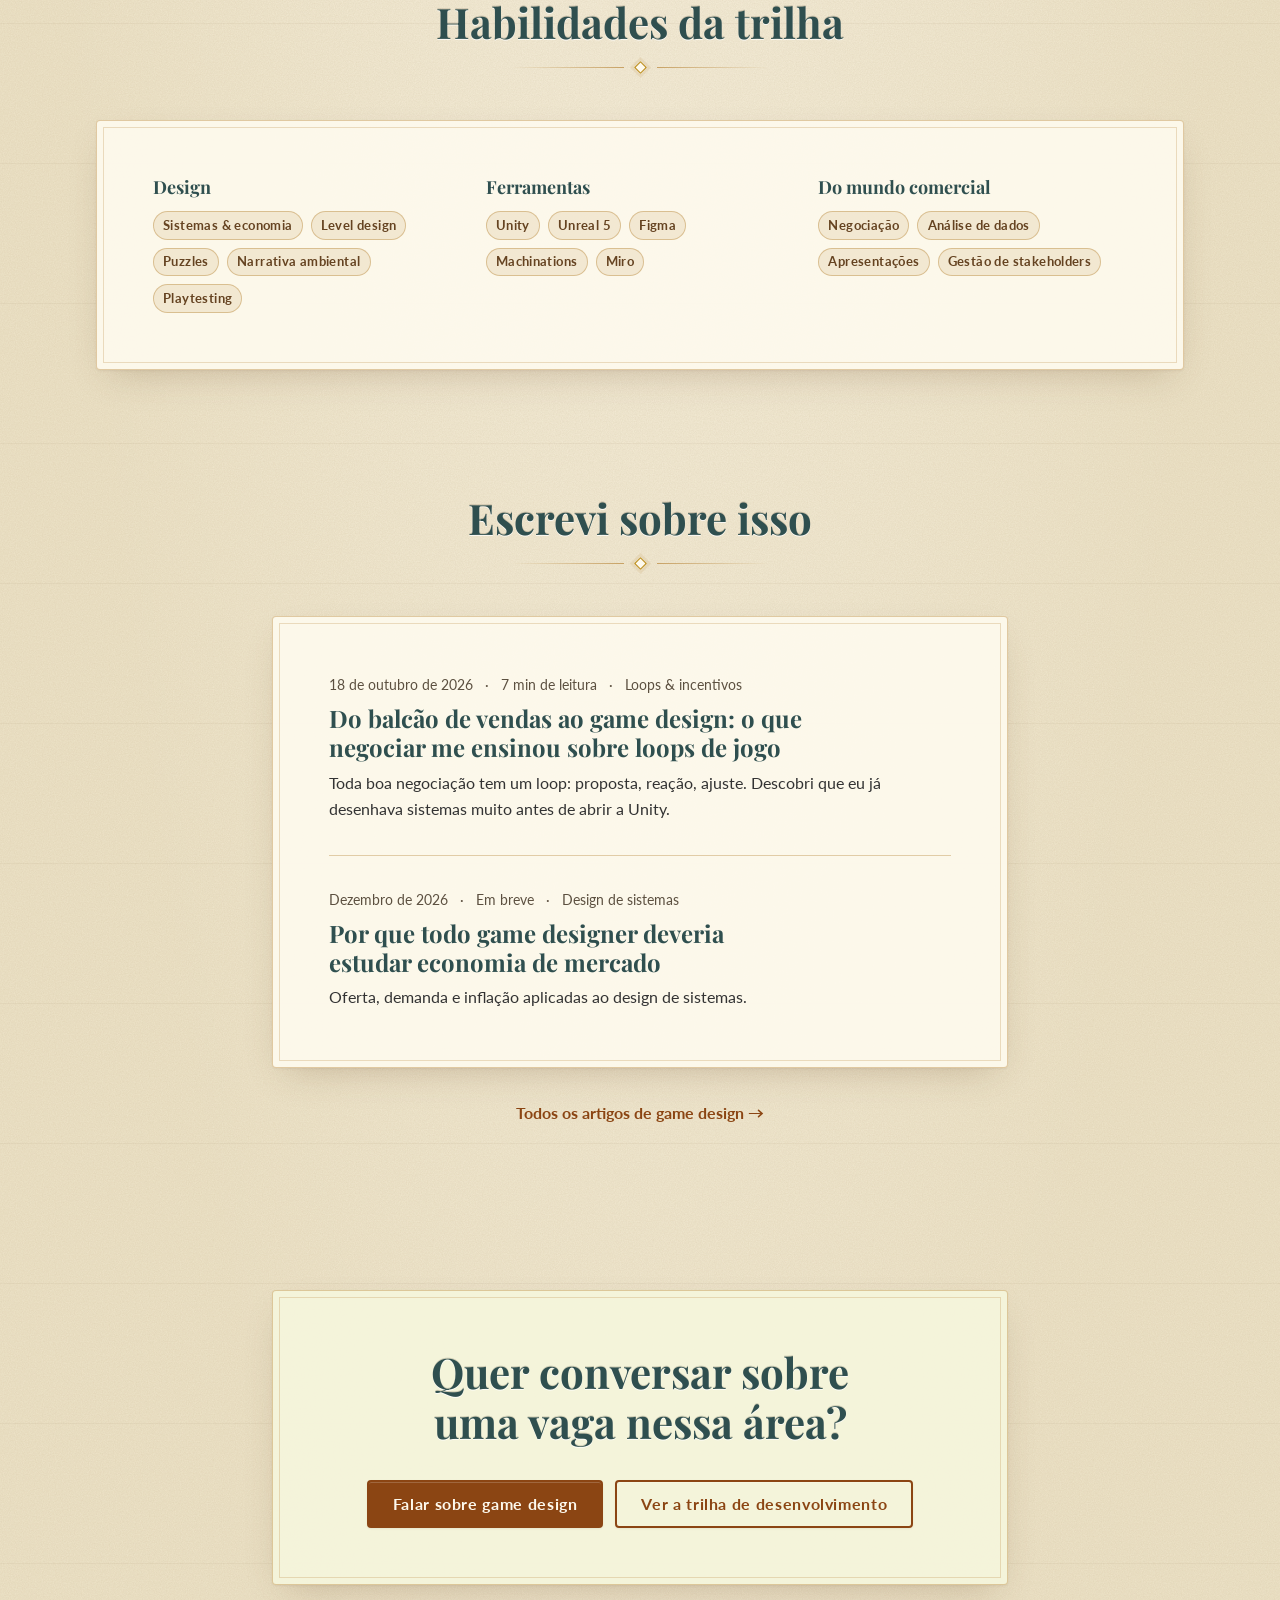
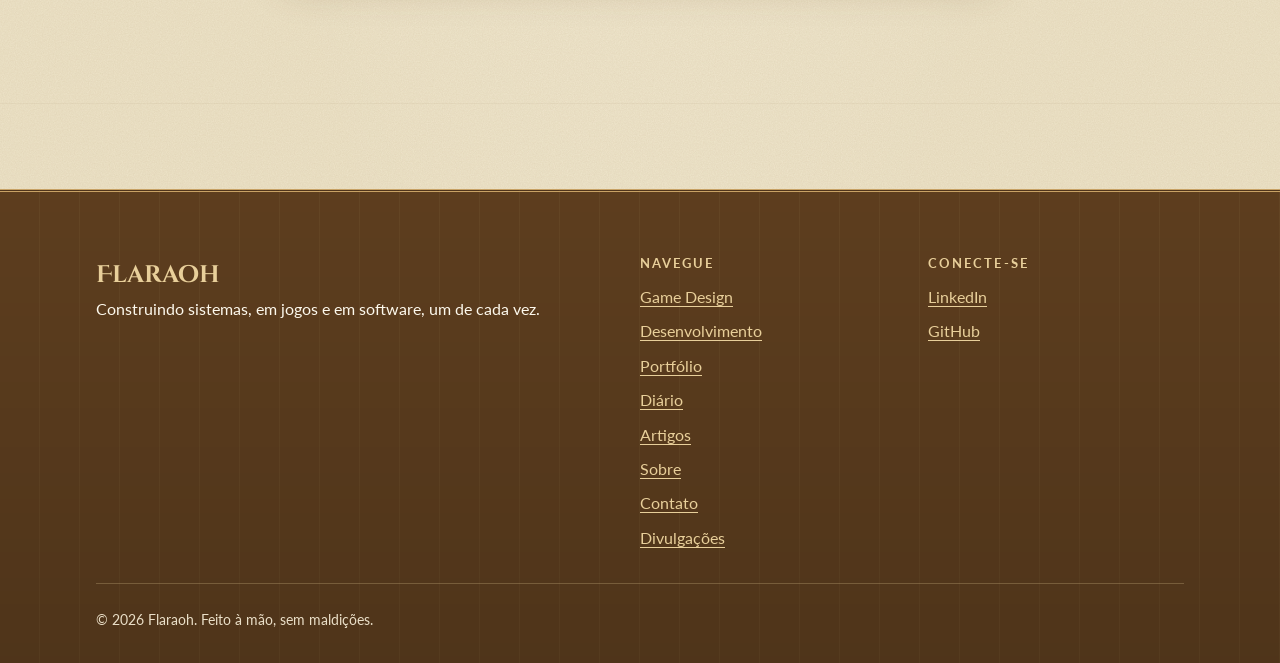
<file: games.html>
<!doctype html>
<html lang="pt-BR">
<head>
  <meta charset="utf-8">
  <meta name="viewport" content="width=device-width, initial-scale=1">
  <title>Flaraoh · Game Designer & Desenvolvedor — Game Design</title>
  <meta name="description" content="Trilha de game design de Flaraoh: design de sistemas e economia, puzzles, level design, documentação e playtesting.">
  <meta name="theme-color" content="#FDF9ED">
  <link rel="icon" href="assets/favicon.svg" type="image/svg+xml">
  <link rel="preconnect" href="https://fonts.googleapis.com">
  <link rel="preconnect" href="https://fonts.gstatic.com" crossorigin>
  <link rel="stylesheet" href="https://fonts.googleapis.com/css2?family=Cinzel+Decorative:wght@700&family=JetBrains+Mono:wght@400;700&family=Lato:ital,wght@0,400;0,700;1,400&family=Playfair+Display:wght@600;700&display=swap">
  <link rel="stylesheet" href="css/style.css?v=2">
  <script>document.documentElement.classList.add("js");</script>
  <script src="js/main.js?v=2" defer></script>
</head>
<body>
  <a class="skip-link" href="#conteudo">Pular para o conteúdo</a>

  <header class="site-header">
    <div class="container site-header__inner">
      <a class="brand" href="index.html">
        <svg class="brand__mark" viewBox="0 0 32 32" aria-hidden="true"><path d="M16 4 3 27h26L16 4Z" fill="none" stroke="#B8860B" stroke-width="2" stroke-linejoin="round"/><circle cx="16" cy="19" r="2.8" fill="#8B4513"/></svg>
        <span class="brand__name">Flaraoh</span>
      </a>
      <button class="nav-toggle" type="button" aria-expanded="false" aria-controls="site-nav">
        <span class="nav-toggle__bars" aria-hidden="true"></span>
        <span class="nav-toggle__label visually-hidden">Abrir menu</span>
      </button>
      <nav id="site-nav" class="site-nav" aria-label="Principal">
        <ul class="site-nav__list">
          <li><a class="site-nav__link" href="index.html"><svg class="site-nav__icon" viewBox="0 0 24 24" aria-hidden="true"><path d="M12 3 2 20h20L12 3Z"/><path d="M12 3 9.5 20"/></svg>Início</a></li>
          <li><a class="site-nav__link" href="about.html"><svg class="site-nav__icon" viewBox="0 0 24 24" aria-hidden="true"><path d="M2 12s4-6 10-6 10 6 10 6-4 6-10 6S2 12 2 12Z"/><circle cx="12" cy="12" r="2.5"/></svg>Sobre</a></li>
          <li><a class="site-nav__link" href="games.html" aria-current="page"><svg class="site-nav__icon" viewBox="0 0 24 24" aria-hidden="true"><path d="M12 3 21 12 12 21 3 12Z"/><path d="M12 8 16 12 12 16 8 12Z"/></svg>Game Design</a></li>
          <li><a class="site-nav__link site-nav__link--dev" href="dev.html"><svg class="site-nav__icon" viewBox="0 0 24 24" aria-hidden="true"><path d="m8 7-5 5 5 5M16 7l5 5-5 5M14 4l-4 16"/></svg>Desenvolvimento</a></li>
          <li><a class="site-nav__link" href="devlog.html"><svg class="site-nav__icon" viewBox="0 0 24 24" aria-hidden="true"><path d="M5 4h12a3 3 0 0 1 3 3v13H8a3 3 0 0 1-3-3V4Z"/><path d="M9 9h7M9 13h7"/></svg>Diário</a></li>
          <li><a class="site-nav__link" href="articles.html"><svg class="site-nav__icon" viewBox="0 0 24 24" aria-hidden="true"><path d="M6 3h9l4 4v14H6V3Z"/><path d="M15 3v4h4M9 12h7M9 16h5"/></svg>Artigos</a></li>
          <li><a class="site-nav__link" href="contact.html"><svg class="site-nav__icon" viewBox="0 0 24 24" aria-hidden="true"><path d="M12 11C9.5 9 8.5 7 8.5 5.5a3.5 3.5 0 0 1 7 0C15.5 7 14.5 9 12 11Z"/><path d="M12 11v10M7 14h10"/></svg>Contato</a></li>
        </ul>
      </nav>
    </div>
  </header>

  <main id="conteudo">
    <header class="page-header container">
      <p class="eyebrow">Trilha · Game Design</p>
      <h1 class="mt-0">A câmara dos jogos</h1>
      <div class="divider" aria-hidden="true"><span class="divider__gem"></span></div>
      <p class="lead">Desenho jogos como quem negocia: cada mecânica é uma proposta, cada reação do jogador é uma resposta. Aqui estão os sistemas, puzzles e economias que construí.</p>
    </header>

    <section class="container mb-7" aria-labelledby="faco-title">
      <div class="plaque plaque--compact chamber">
        <h2 id="faco-title" class="fs-h3 mt-0">O que faço nesta câmara</h2>
        <div class="skill-groups mt-6">
          <div class="skill-group">
            <svg class="skill-group__icon" viewBox="0 0 32 32" aria-hidden="true"><circle cx="16" cy="6" r="3"/><circle cx="6" cy="25" r="3"/><circle cx="26" cy="25" r="3"/><path d="M14.5 8.6 7.5 22.4M17.5 8.6l7 13.8M9 25h14"/></svg>
            <h3>Design de sistemas & economia</h3>
            <p>Loops, recursos e progressão que geram decisões interessantes.</p>
          </div>
          <div class="skill-group">
            <svg class="skill-group__icon" viewBox="0 0 32 32" aria-hidden="true"><path d="M4 4h24v24H4Z"/><path d="M4 12h10v8M20 4v10h8M14 28v-4h6"/></svg>
            <h3>Puzzles & level design</h3>
            <p>Fases que ensinam sem tutorial e terminam no "agora entendi".</p>
          </div>
          <div class="skill-group">
            <svg class="skill-group__icon" viewBox="0 0 32 32" aria-hidden="true"><path d="M8 3h12l5 5v21H8Z"/><path d="M20 3v5h5M12 15h9M12 20h9M12 25h5"/></svg>
            <h3>Documentação e playtesting</h3>
            <p>GDDs claros e testes observados em silêncio, que viram ajustes.</p>
          </div>
        </div>
      </div>
    </section>

    <section class="container" aria-labelledby="projetos-title">
      <header class="section-header">
        <h2 id="projetos-title" class="section-title engraved--subtle">Projetos de game design</h2>
        <div class="divider" aria-hidden="true"><span class="divider__gem"></span></div>
      </header>
      <ul class="grid grid--3 card-list" role="list">
        <li>
          <article class="card">
            <span class="card__trilhas"><span class="badge badge--games">Game Design</span><span class="badge badge--dev">Dev</span></span>
            <div class="card__media"><img src="assets/img/pokemon-fan-battle/capa-inicio.jpg" alt="" width="1600" height="1000" loading="lazy" decoding="async"></div>
            <div class="card__body">
              <p class="card__meta">Design de sistemas · Projeto pessoal · 2026</p>
              <h3 class="card__title"><a class="card__link" href="project-1.html#olhar-games">Pokémon Fan Battle</a></h3>
              <p>Batalha por turnos em que montar a equipe pesa tanto quanto lutar: orçamento de 15 estrelas para 6 Pokémon, três dificuldades e custos calibrados por simulação.</p>
              <ul class="tag-list" aria-label="Competências"><li class="tag">Design de sistemas</li><li class="tag">Balanceamento</li><li class="tag">Simulação</li></ul>
              <p class="card__footer"><span class="card__cta">Ver case study →</span></p>
            </div>
          </article>
        </li>
      </ul>
      <p class="text-center mt-7"><a class="btn btn--ghost" href="projects.html?trilha=games">Ver no portfólio completo</a></p>
    </section>

    <section class="section section--tight" aria-labelledby="habilidades-title">
      <div class="container">
        <header class="section-header">
          <h2 id="habilidades-title" class="section-title engraved--subtle">Habilidades da trilha</h2>
          <div class="divider" aria-hidden="true"><span class="divider__gem"></span></div>
        </header>
        <div class="plaque">
          <div class="skill-groups">
            <div class="skill-group">
              <h3>Design</h3>
              <ul class="tag-list">
                <li class="tag">Sistemas & economia</li><li class="tag">Level design</li><li class="tag">Puzzles</li><li class="tag">Narrativa ambiental</li><li class="tag">Playtesting</li>
              </ul>
            </div>
            <div class="skill-group">
              <h3>Ferramentas</h3>
              <ul class="tag-list">
                <li class="tag">Unity</li><li class="tag">Unreal 5</li><li class="tag">Figma</li><li class="tag">Machinations</li><li class="tag">Miro</li>
              </ul>
            </div>
            <div class="skill-group">
              <h3>Do mundo comercial</h3>
              <ul class="tag-list">
                <li class="tag">Negociação</li><li class="tag">Análise de dados</li><li class="tag">Apresentações</li><li class="tag">Gestão de stakeholders</li>
              </ul>
            </div>
          </div>
        </div>
      </div>
    </section>

    <section class="section section--tight" aria-labelledby="posts-title">
      <div class="container container--narrow">
        <header class="section-header">
          <h2 id="posts-title" class="section-title engraved--subtle">Escrevi sobre isso</h2>
          <div class="divider" aria-hidden="true"><span class="divider__gem"></span></div>
        </header>
        <div class="plaque">
          <ul class="post-list">
            <li>
              <article class="post-preview">
                <p class="post-preview__meta"><time datetime="2026-10-18">18 de outubro de 2026</time><span>7 min de leitura</span><span>Loops & incentivos</span></p>
                <h3 class="post-preview__title"><a href="article-1.html">Do balcão de vendas ao game design: o que negociar me ensinou sobre loops de jogo</a></h3>
                <p class="post-preview__excerpt">Toda boa negociação tem um loop: proposta, reação, ajuste. Descobri que eu já desenhava sistemas muito antes de abrir a Unity.</p>
              </article>
            </li>
            <li>
              <article class="post-preview">
                <p class="post-preview__meta"><time datetime="2026-12">Dezembro de 2026</time><span>Em breve</span><span>Design de sistemas</span></p>
                <h3 class="post-preview__title">Por que todo game designer deveria estudar economia de mercado</h3>
                <p class="post-preview__excerpt">Oferta, demanda e inflação aplicadas ao design de sistemas.</p>
              </article>
            </li>
          </ul>
        </div>
        <p class="text-center mt-6"><a class="link-arrow" href="articles.html?categoria=games">Todos os artigos de game design</a></p>
      </div>
    </section>

    <section class="section" aria-labelledby="cta-title">
      <div class="container container--narrow">
        <div class="plaque plaque--beige cta-band">
          <h2 id="cta-title" class="engraved--subtle">Quer conversar sobre uma vaga nessa área?</h2>
          <div class="cta-band__actions">
            <a class="btn" href="contact.html?assunto=games">Falar sobre game design</a>
            <a class="btn btn--ghost" href="dev.html">Ver a trilha de desenvolvimento</a>
          </div>
        </div>
      </div>
    </section>
  </main>

  <footer class="site-footer">
    <div class="container site-footer__inner">
      <div>
        <p class="site-footer__brand">Flaraoh</p>
        <p>Construindo sistemas, em jogos e em software, um de cada vez.</p>
      </div>
      <nav aria-label="Rodapé">
        <h2 class="site-footer__heading">Navegue</h2>
        <ul class="site-footer__links">
          <li><a href="games.html">Game Design</a></li>
          <li><a href="dev.html">Desenvolvimento</a></li>
          <li><a href="projects.html">Portfólio</a></li>
          <li><a href="devlog.html">Diário</a></li>
          <li><a href="articles.html">Artigos</a></li>
          <li><a href="about.html">Sobre</a></li>
          <li><a href="contact.html">Contato</a></li>
          <li><a href="spotlight.html">Divulgações</a></li>
        </ul>
      </nav>
      <div>
        <h2 class="site-footer__heading">Conecte-se</h2>
        <ul class="site-footer__links">
          <li><a href="https://www.linkedin.com/in/fl%C3%A1vio-spinelli" rel="noopener">LinkedIn</a></li>
          <li><a href="https://github.com/Flaraoh" rel="noopener">GitHub</a></li>
        </ul>
      </div>
      <p class="site-footer__copy">© <span data-year>2026</span> Flaraoh. Feito à mão, sem maldições.</p>
    </div>
  </footer>
</body>
</html>
</file>
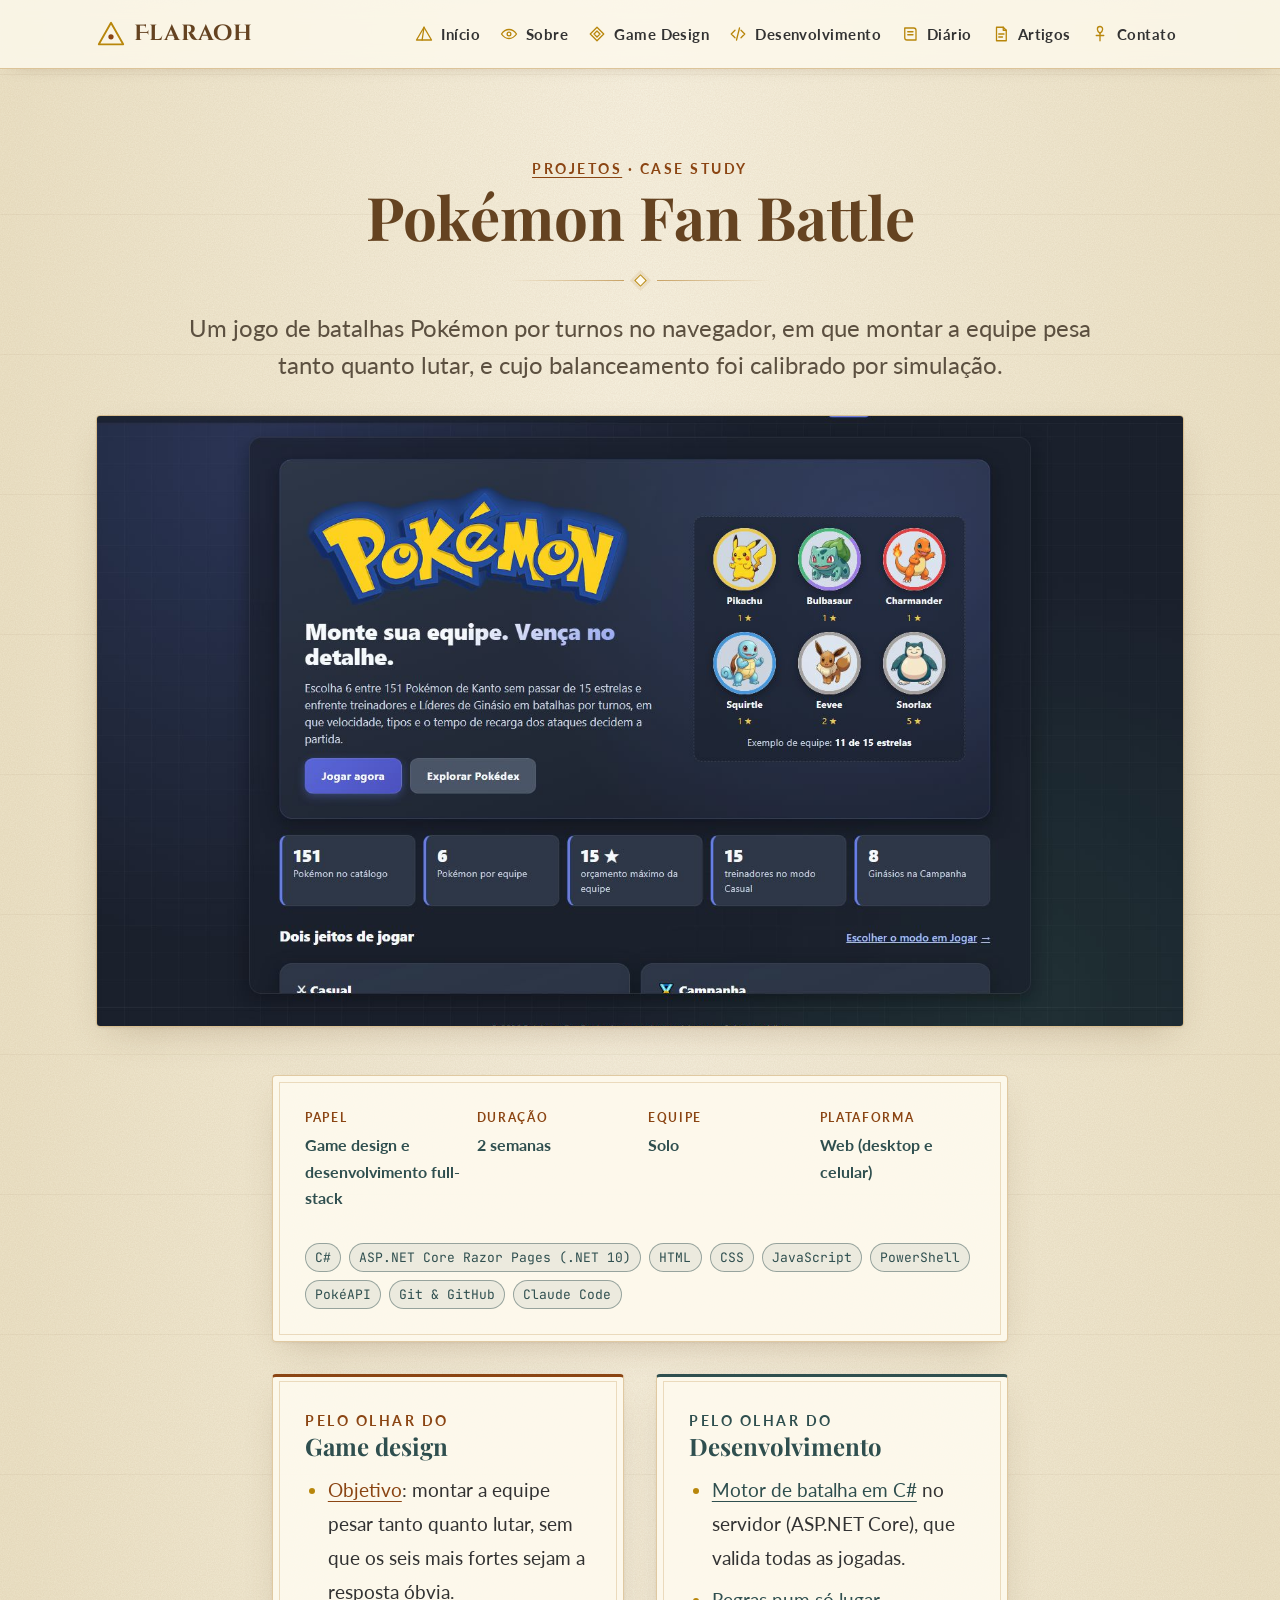
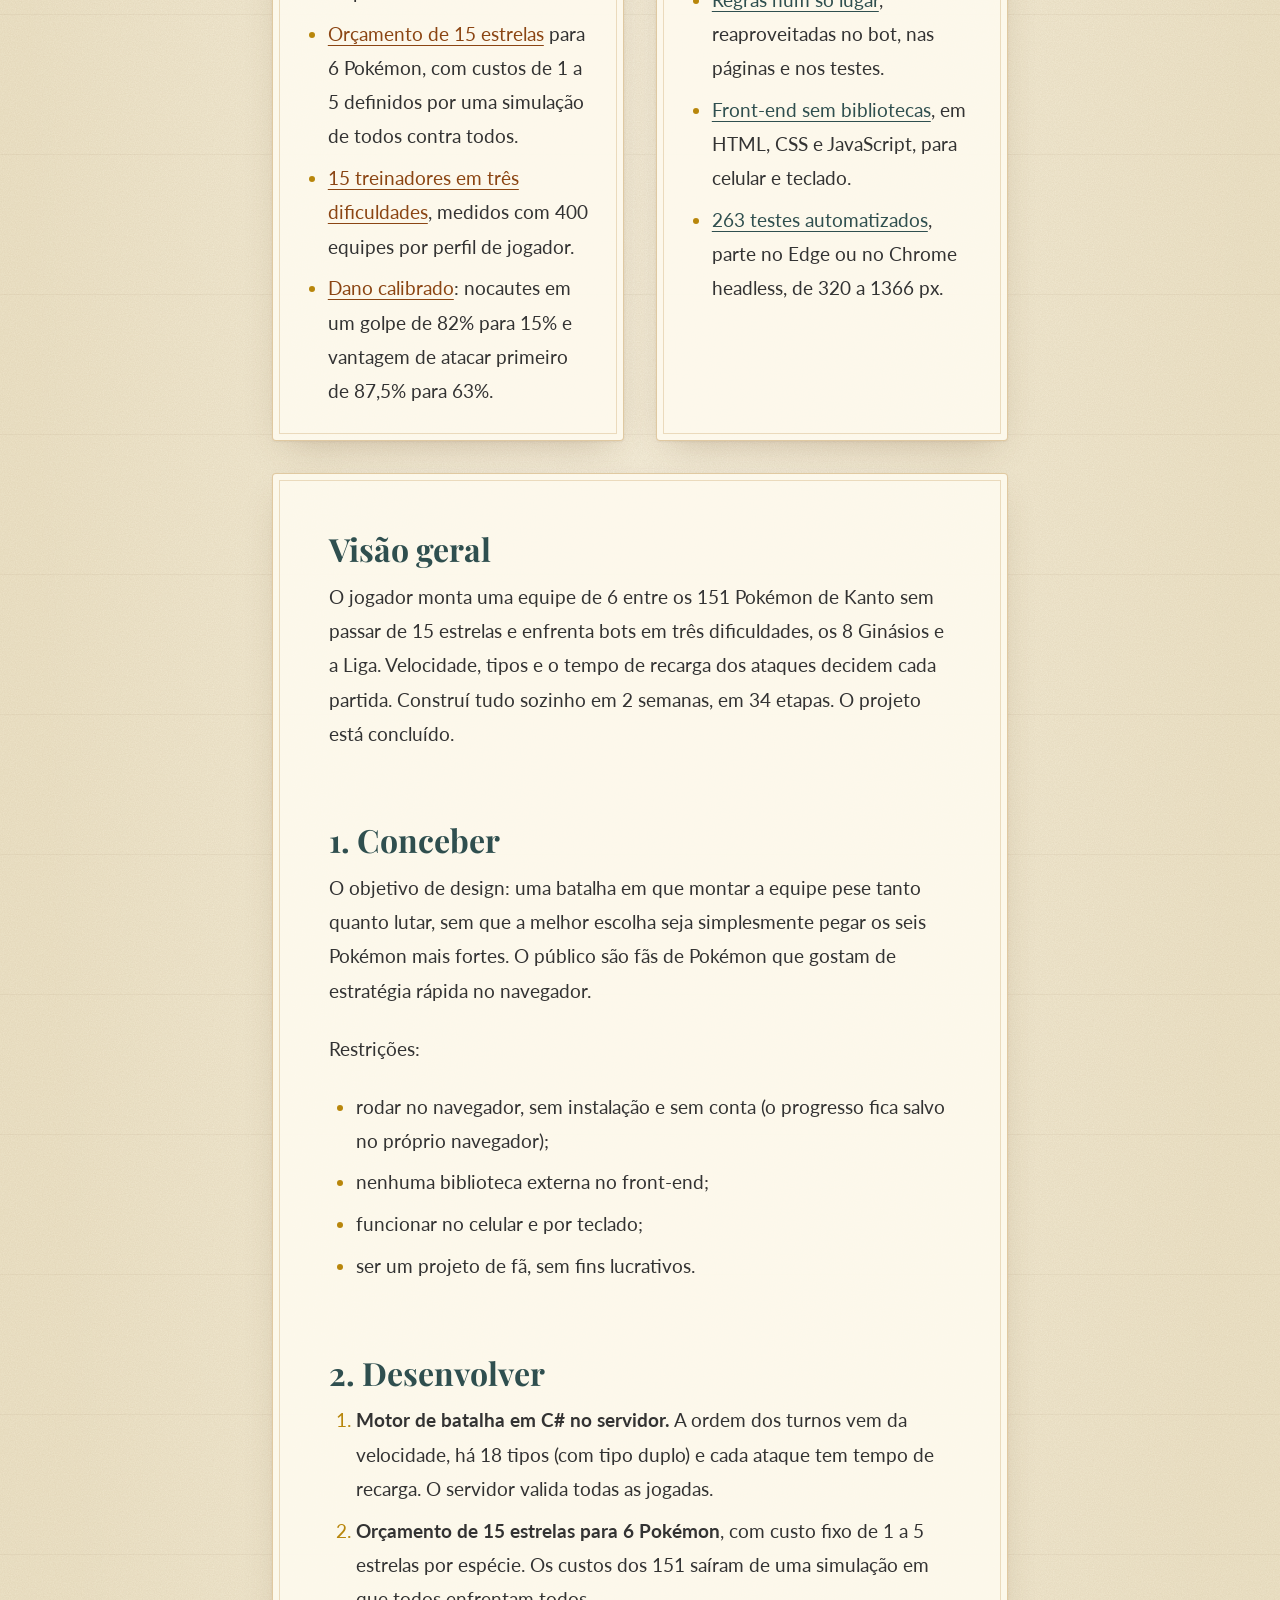
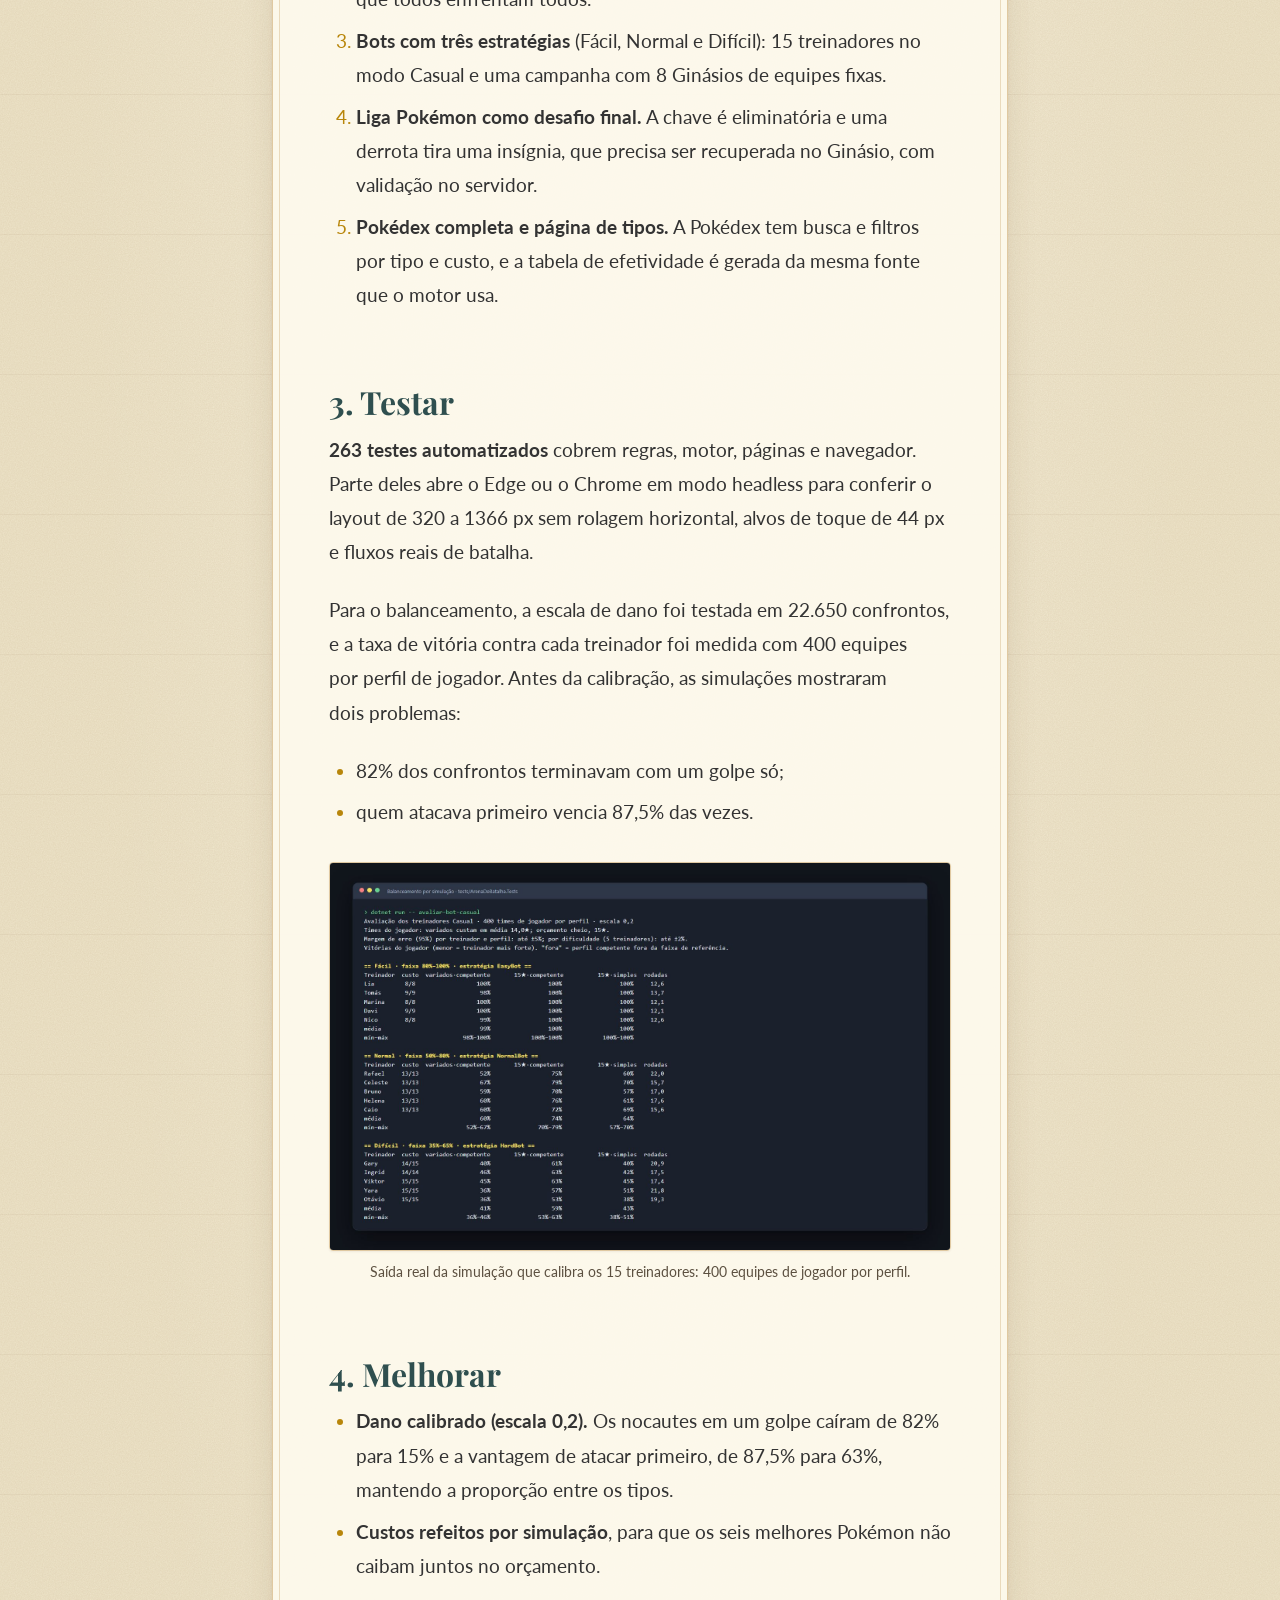
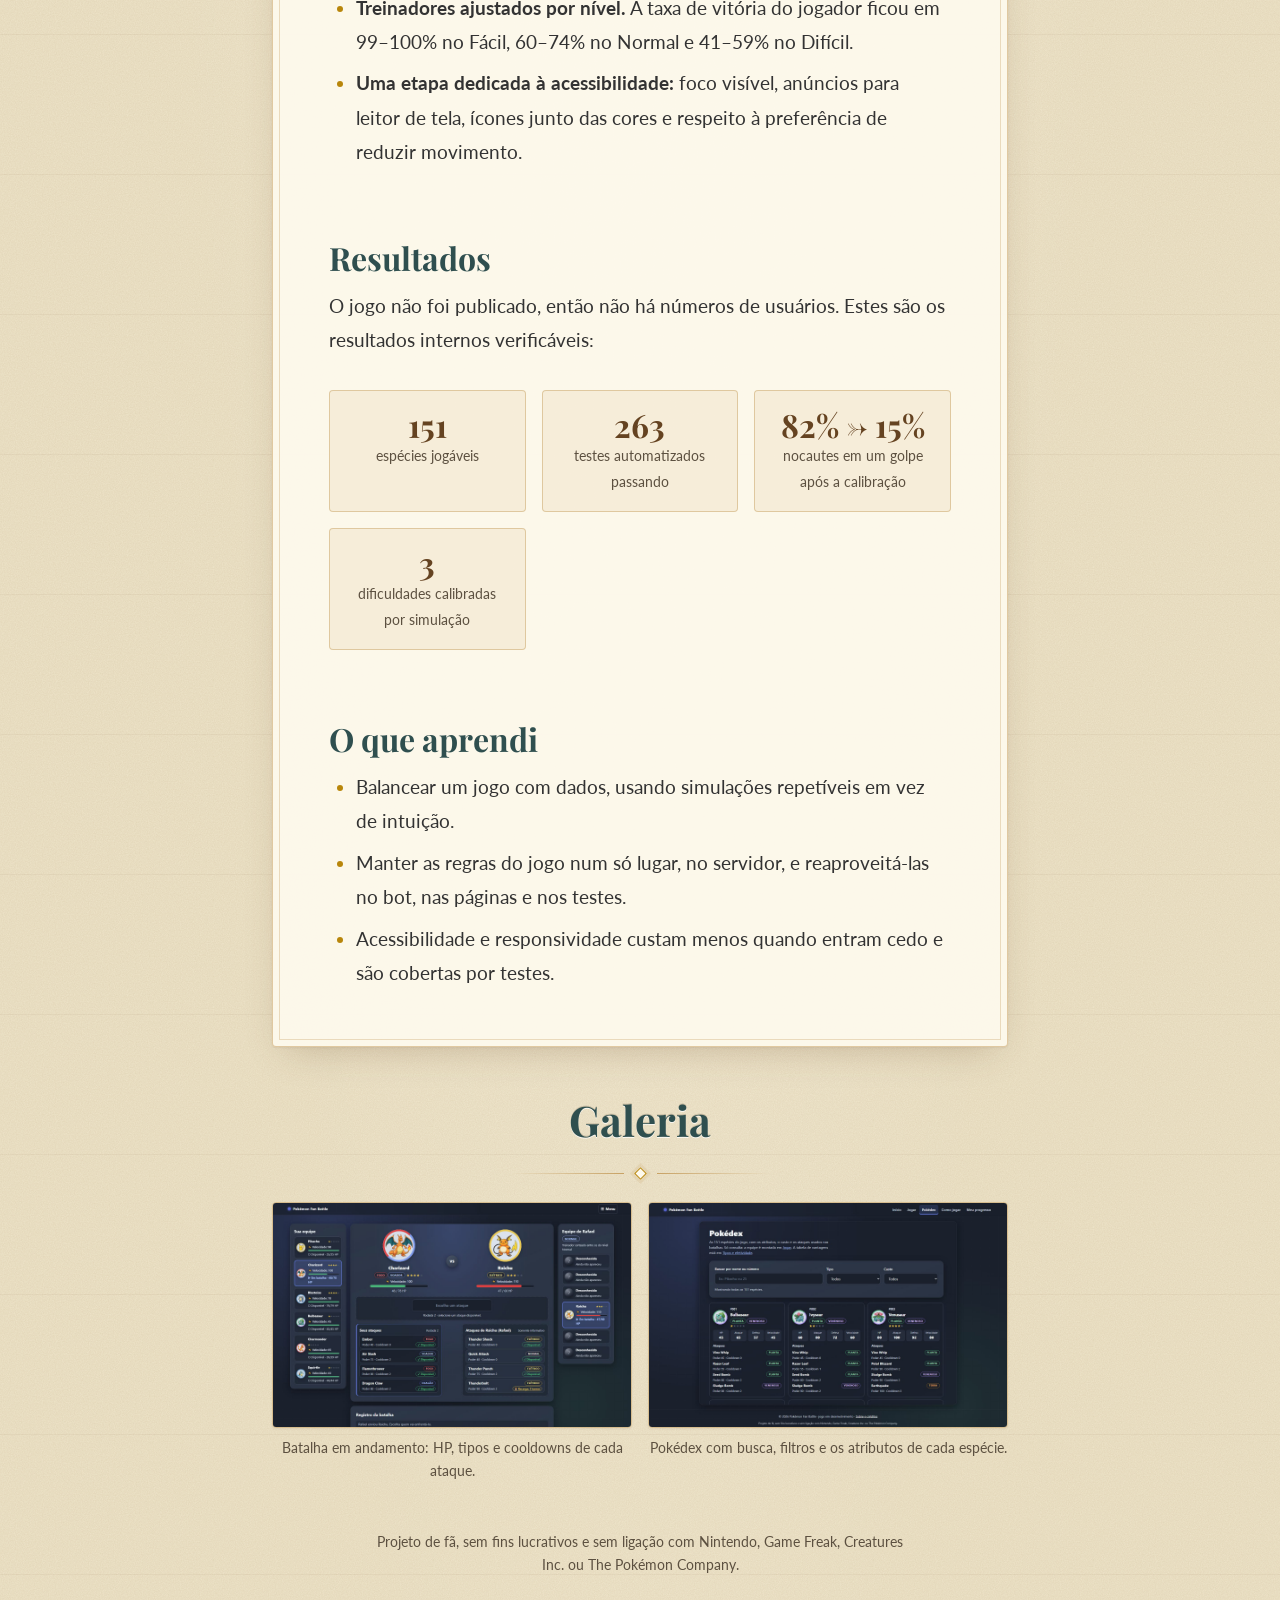
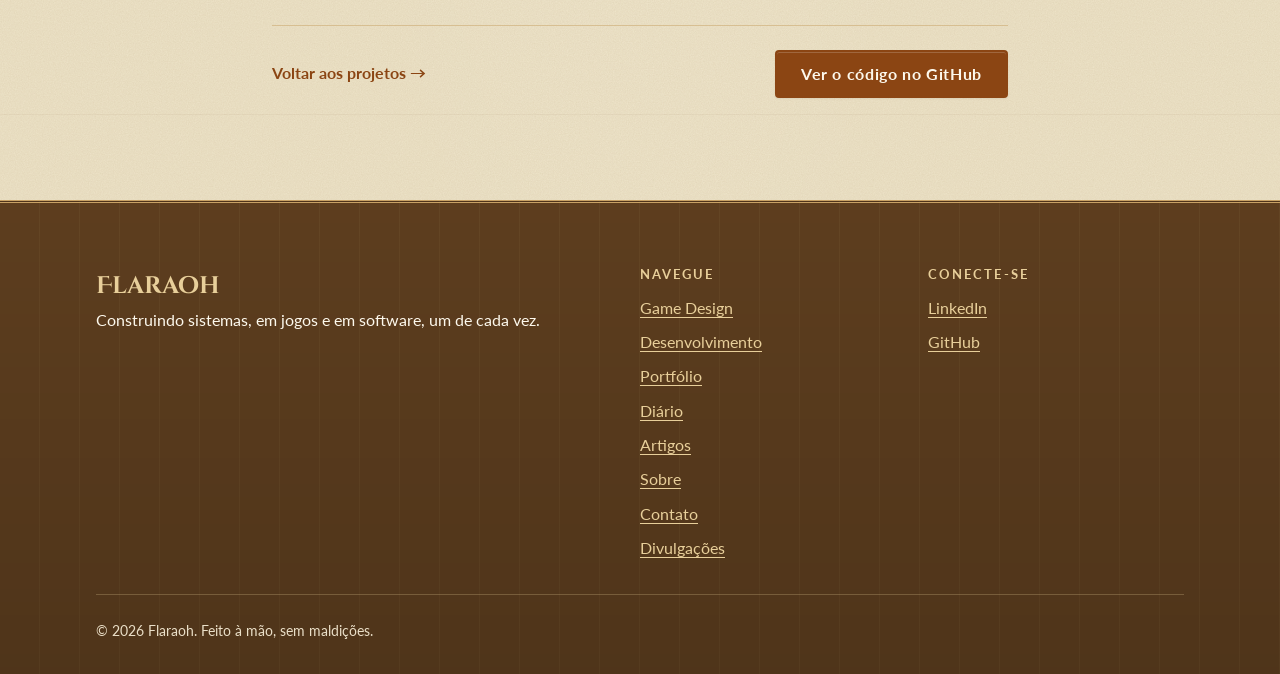
<file: project-1.html>
<!doctype html>
<html lang="pt-BR">
<head>
  <meta charset="utf-8">
  <meta name="viewport" content="width=device-width, initial-scale=1">
  <title>Pokémon Fan Battle · Case study · Flaraoh</title>
  <meta name="description" content="Case study de Pokémon Fan Battle: jogo web de batalhas por turnos em C# e ASP.NET Core, com balanceamento calibrado por simulação.">
  <meta name="theme-color" content="#FDF9ED">
  <link rel="icon" href="assets/favicon.svg" type="image/svg+xml">
  <link rel="preconnect" href="https://fonts.googleapis.com">
  <link rel="preconnect" href="https://fonts.gstatic.com" crossorigin>
  <link rel="stylesheet" href="https://fonts.googleapis.com/css2?family=Cinzel+Decorative:wght@700&family=JetBrains+Mono:wght@400;700&family=Lato:ital,wght@0,400;0,700;1,400&family=Playfair+Display:wght@600;700&display=swap">
  <link rel="stylesheet" href="css/style.css?v=2">
  <script>document.documentElement.classList.add("js");</script>
  <script src="js/main.js?v=2" defer></script>
</head>
<body>
  <a class="skip-link" href="#conteudo">Pular para o conteúdo</a>

  <header class="site-header">
    <div class="container site-header__inner">
      <a class="brand" href="index.html">
        <svg class="brand__mark" viewBox="0 0 32 32" aria-hidden="true"><path d="M16 4 3 27h26L16 4Z" fill="none" stroke="#B8860B" stroke-width="2" stroke-linejoin="round"/><circle cx="16" cy="19" r="2.8" fill="#8B4513"/></svg>
        <span class="brand__name">Flaraoh</span>
      </a>
      <button class="nav-toggle" type="button" aria-expanded="false" aria-controls="site-nav">
        <span class="nav-toggle__bars" aria-hidden="true"></span>
        <span class="nav-toggle__label visually-hidden">Abrir menu</span>
      </button>
      <nav id="site-nav" class="site-nav" aria-label="Principal">
        <ul class="site-nav__list">
          <li><a class="site-nav__link" href="index.html"><svg class="site-nav__icon" viewBox="0 0 24 24" aria-hidden="true"><path d="M12 3 2 20h20L12 3Z"/><path d="M12 3 9.5 20"/></svg>Início</a></li>
          <li><a class="site-nav__link" href="about.html"><svg class="site-nav__icon" viewBox="0 0 24 24" aria-hidden="true"><path d="M2 12s4-6 10-6 10 6 10 6-4 6-10 6S2 12 2 12Z"/><circle cx="12" cy="12" r="2.5"/></svg>Sobre</a></li>
          <li><a class="site-nav__link" href="games.html"><svg class="site-nav__icon" viewBox="0 0 24 24" aria-hidden="true"><path d="M12 3 21 12 12 21 3 12Z"/><path d="M12 8 16 12 12 16 8 12Z"/></svg>Game Design</a></li>
          <li><a class="site-nav__link site-nav__link--dev" href="dev.html"><svg class="site-nav__icon" viewBox="0 0 24 24" aria-hidden="true"><path d="m8 7-5 5 5 5M16 7l5 5-5 5M14 4l-4 16"/></svg>Desenvolvimento</a></li>
          <li><a class="site-nav__link" href="devlog.html"><svg class="site-nav__icon" viewBox="0 0 24 24" aria-hidden="true"><path d="M5 4h12a3 3 0 0 1 3 3v13H8a3 3 0 0 1-3-3V4Z"/><path d="M9 9h7M9 13h7"/></svg>Diário</a></li>
          <li><a class="site-nav__link" href="articles.html"><svg class="site-nav__icon" viewBox="0 0 24 24" aria-hidden="true"><path d="M6 3h9l4 4v14H6V3Z"/><path d="M15 3v4h4M9 12h7M9 16h5"/></svg>Artigos</a></li>
          <li><a class="site-nav__link" href="contact.html"><svg class="site-nav__icon" viewBox="0 0 24 24" aria-hidden="true"><path d="M12 11C9.5 9 8.5 7 8.5 5.5a3.5 3.5 0 0 1 7 0C15.5 7 14.5 9 12 11Z"/><path d="M12 11v10M7 14h10"/></svg>Contato</a></li>
        </ul>
      </nav>
    </div>
  </header>

  <main id="conteudo">
    <article>
      <header class="page-header container">
        <p class="eyebrow"><a href="projects.html">Projetos</a> · Case study</p>
        <h1 class="mt-0">Pokémon Fan Battle</h1>
        <div class="divider" aria-hidden="true"><span class="divider__gem"></span></div>
        <p class="lead">Um jogo de batalhas Pokémon por turnos no navegador, em que montar a equipe pesa tanto quanto lutar, e cujo balanceamento foi calibrado por simulação.</p>
      </header>

      <div class="container">
        <figure class="project-hero">
          <a class="zoom" href="assets/img/pokemon-fan-battle/capa-inicio.jpg" data-zoom><img src="assets/img/pokemon-fan-battle/capa-inicio.jpg" alt="Página inicial do Pokémon Fan Battle: logo, chamada &quot;Monte sua equipe. Vença no detalhe.&quot; e uma equipe de exemplo com seis Pokémon somando 11 de 15 estrelas" width="1600" height="1000" fetchpriority="high" decoding="async"><span class="visually-hidden"> (ampliar imagem)</span></a>
        </figure>
      </div>

      <div class="container container--narrow mt-7">
        <div class="plaque plaque--compact">
          <dl class="meta-list">
            <div><dt>Papel</dt><dd>Game design e desenvolvimento full-stack</dd></div>
            <div><dt>Duração</dt><dd>2 semanas</dd></div>
            <div><dt>Equipe</dt><dd>Solo</dd></div>
            <div><dt>Plataforma</dt><dd>Web (desktop e celular)</dd></div>
          </dl>
          <ul class="tag-list mt-6" aria-label="Tecnologias usadas">
            <li class="tag tag--mono">C#</li><li class="tag tag--mono">ASP.NET Core Razor Pages (.NET 10)</li><li class="tag tag--mono">HTML</li><li class="tag tag--mono">CSS</li><li class="tag tag--mono">JavaScript</li><li class="tag tag--mono">PowerShell</li><li class="tag tag--mono">PokéAPI</li><li class="tag tag--mono">Git &amp; GitHub</li><li class="tag tag--mono">Claude Code</li>
          </ul>
        </div>

        <!-- Duas portas de entrada: games.html abre em #olhar-games, dev.html em #olhar-dev -->
        <div class="grid grid--2 split mt-6">
          <section id="olhar-games" class="plaque plaque--compact chamber" aria-labelledby="olhar-games-title">
            <p class="eyebrow">Pelo olhar do</p>
            <h2 id="olhar-games-title" class="fs-h3">Game design</h2>
            <ul class="prose prose--compact">
              <li><a href="#conceber">Objetivo</a>: montar a equipe pesar tanto quanto lutar, sem que os seis mais fortes sejam a resposta óbvia.</li>
              <li><a href="#desenvolver">Orçamento de 15 estrelas</a> para 6 Pokémon, com custos de 1 a 5 definidos por uma simulação de todos contra todos.</li>
              <li><a href="#testar">15 treinadores em três dificuldades</a>, medidos com 400 equipes por perfil de jogador.</li>
              <li><a href="#melhorar">Dano calibrado</a>: nocautes em um golpe de 82% para 15% e vantagem de atacar primeiro de 87,5% para 63%.</li>
            </ul>
          </section>
          <section id="olhar-dev" class="plaque plaque--compact chamber chamber--dev" aria-labelledby="olhar-dev-title">
            <p class="eyebrow">Pelo olhar do</p>
            <h2 id="olhar-dev-title" class="fs-h3">Desenvolvimento</h2>
            <ul class="prose prose--compact">
              <li><a href="#desenvolver">Motor de batalha em C#</a> no servidor (ASP.NET Core), que valida todas as jogadas.</li>
              <li><a href="#aprendi">Regras num só lugar</a>, reaproveitadas no bot, nas páginas e nos testes.</li>
              <li><a href="#conceber">Front-end sem bibliotecas</a>, em HTML, CSS e JavaScript, para celular e teclado.</li>
              <li><a href="#testar">263 testes automatizados</a>, parte no Edge ou no Chrome headless, de 320 a 1366 px.</li>
            </ul>
          </section>
        </div>

        <div class="plaque mt-6">
          <div class="prose">
            <h2 class="mt-0">Visão geral</h2>
            <p>O jogador monta uma equipe de 6 entre os 151 Pokémon de Kanto sem passar de 15 estrelas e enfrenta bots em três dificuldades, os 8 Ginásios e a Liga. Velocidade, tipos e o tempo de recarga dos ataques decidem cada partida. Construí tudo sozinho em 2 semanas, em 34 etapas. O projeto está concluído.</p>

            <h2 id="conceber">1. Conceber</h2>
            <p>O objetivo de design: uma batalha em que montar a equipe pese tanto quanto lutar, sem que a melhor escolha seja simplesmente pegar os seis Pokémon mais fortes. O público são fãs de Pokémon que gostam de estratégia rápida no navegador.</p>
            <p>Restrições:</p>
            <ul>
              <li>rodar no navegador, sem instalação e sem conta (o progresso fica salvo no próprio navegador);</li>
              <li>nenhuma biblioteca externa no front-end;</li>
              <li>funcionar no celular e por teclado;</li>
              <li>ser um projeto de fã, sem fins lucrativos.</li>
            </ul>

            <h2 id="desenvolver">2. Desenvolver</h2>
            <ol>
              <li><strong>Motor de batalha em C# no servidor.</strong> A ordem dos turnos vem da velocidade, há 18 tipos (com tipo duplo) e cada ataque tem tempo de recarga. O servidor valida todas as jogadas.</li>
              <li><strong>Orçamento de 15 estrelas para 6 Pokémon</strong>, com custo fixo de 1 a 5 estrelas por espécie. Os custos dos 151 saíram de uma simulação em que todos enfrentam todos.</li>
              <li><strong>Bots com três estratégias</strong> (Fácil, Normal e Difícil): 15 treinadores no modo Casual e uma campanha com 8 Ginásios de equipes fixas.</li>
              <li><strong>Liga Pokémon como desafio final.</strong> A chave é eliminatória e uma derrota tira uma insígnia, que precisa ser recuperada no Ginásio, com validação no servidor.</li>
              <li><strong>Pokédex completa e página de tipos.</strong> A Pokédex tem busca e filtros por tipo e custo, e a tabela de efetividade é gerada da mesma fonte que o motor usa.</li>
            </ol>

            <h2 id="testar">3. Testar</h2>
            <p><strong>263 testes automatizados</strong> cobrem regras, motor, páginas e navegador. Parte deles abre o Edge ou o Chrome em modo headless para conferir o layout de 320 a 1366 px sem rolagem horizontal, alvos de toque de 44 px e fluxos reais de batalha.</p>
            <p>Para o balanceamento, a escala de dano foi testada em 22.650 confrontos, e a taxa de vitória contra cada treinador foi medida com 400 equipes por perfil de jogador. Antes da calibração, as simulações mostraram dois problemas:</p>
            <ul>
              <li>82% dos confrontos terminavam com um golpe só;</li>
              <li>quem atacava primeiro vencia 87,5% das vezes.</li>
            </ul>

            <figure class="figure">
              <a class="zoom" href="assets/img/pokemon-fan-battle/processo-balanceamento.jpg" data-zoom><img src="assets/img/pokemon-fan-battle/processo-balanceamento.jpg" alt="Saída de terminal da simulação que avalia os 15 treinadores do modo Casual: taxa de vitória do jogador por treinador e por perfil de equipe, agrupada em Fácil, Normal e Difícil" width="1600" height="1000" loading="lazy" decoding="async"><span class="visually-hidden"> (ampliar imagem)</span></a>
              <figcaption>Saída real da simulação que calibra os 15 treinadores: 400 equipes de jogador por perfil.</figcaption>
            </figure>

            <h2 id="melhorar">4. Melhorar</h2>
            <ul>
              <li><strong>Dano calibrado (escala 0,2).</strong> Os nocautes em um golpe caíram de 82% para 15% e a vantagem de atacar primeiro, de 87,5% para 63%, mantendo a proporção entre os tipos.</li>
              <li><strong>Custos refeitos por simulação</strong>, para que os seis melhores Pokémon não caibam juntos no orçamento.</li>
              <li><strong>Treinadores ajustados por nível.</strong> A taxa de vitória do jogador ficou em 99–100% no Fácil, 60–74% no Normal e 41–59% no Difícil.</li>
              <li><strong>Uma etapa dedicada à acessibilidade:</strong> foco visível, anúncios para leitor de tela, ícones junto das cores e respeito à preferência de reduzir movimento.</li>
            </ul>

            <h2>Resultados</h2>
            <p>O jogo não foi publicado, então não há números de usuários. Estes são os resultados internos verificáveis:</p>
          </div>

          <ul class="stats mt-6">
            <li><strong>151</strong><span>espécies jogáveis</span></li>
            <li><strong>263</strong><span>testes automatizados passando</span></li>
            <li><strong>82% → 15%</strong><span>nocautes em um golpe após a calibração</span></li>
            <li><strong>3</strong><span>dificuldades calibradas por simulação</span></li>
          </ul>

          <div class="prose mt-6">
            <h2 id="aprendi">O que aprendi</h2>
            <ul>
              <li>Balancear um jogo com dados, usando simulações repetíveis em vez de intuição.</li>
              <li>Manter as regras do jogo num só lugar, no servidor, e reaproveitá-las no bot, nas páginas e nos testes.</li>
              <li>Acessibilidade e responsividade custam menos quando entram cedo e são cobertas por testes.</li>
            </ul>
          </div>
        </div>

        <section class="mt-7" aria-labelledby="galeria-title">
          <h2 id="galeria-title" class="text-center engraved--subtle">Galeria</h2>
          <div class="divider" aria-hidden="true"><span class="divider__gem"></span></div>
          <div class="gallery">
            <figure class="figure">
              <a class="zoom" href="assets/img/pokemon-fan-battle/batalha.jpg" data-zoom><img src="assets/img/pokemon-fan-battle/batalha.jpg" alt="Batalha em andamento entre Charizard e Raichu, com barras de HP, tipos, velocidade, a lista de ataques com poder e cooldown e as duas equipes nas laterais" width="1600" height="1000" loading="lazy" decoding="async"><span class="visually-hidden"> (ampliar imagem)</span></a>
              <figcaption>Batalha em andamento: HP, tipos e cooldowns de cada ataque.</figcaption>
            </figure>
            <figure class="figure">
              <a class="zoom" href="assets/img/pokemon-fan-battle/pokedex.jpg" data-zoom><img src="assets/img/pokemon-fan-battle/pokedex.jpg" alt="Pokédex com busca por nome ou número, filtros por tipo e custo e cards de Bulbasaur, Ivysaur e Venusaur com atributos, custo em estrelas e ataques" width="1600" height="1000" loading="lazy" decoding="async"><span class="visually-hidden"> (ampliar imagem)</span></a>
              <figcaption>Pokédex com busca, filtros e os atributos de cada espécie.</figcaption>
            </figure>
          </div>
        </section>

        <p class="field__hint text-center mt-7 mx-auto">Projeto de fã, sem fins lucrativos e sem ligação com Nintendo, Game Freak, Creatures Inc. ou The Pokémon Company.</p>

        <nav class="pager" aria-label="Navegação de projetos">
          <a class="link-arrow" href="projects.html">Voltar aos projetos</a>
          <a class="btn" href="https://github.com/Flaraoh/pokemon-fan-battle" rel="noopener">Ver o código no GitHub</a>
        </nav>
      </div>
    </article>
  </main>

  <footer class="site-footer">
    <div class="container site-footer__inner">
      <div>
        <p class="site-footer__brand">Flaraoh</p>
        <p>Construindo sistemas, em jogos e em software, um de cada vez.</p>
      </div>
      <nav aria-label="Rodapé">
        <h2 class="site-footer__heading">Navegue</h2>
        <ul class="site-footer__links">
          <li><a href="games.html">Game Design</a></li>
          <li><a href="dev.html">Desenvolvimento</a></li>
          <li><a href="projects.html">Portfólio</a></li>
          <li><a href="devlog.html">Diário</a></li>
          <li><a href="articles.html">Artigos</a></li>
          <li><a href="about.html">Sobre</a></li>
          <li><a href="contact.html">Contato</a></li>
          <li><a href="spotlight.html">Divulgações</a></li>
        </ul>
      </nav>
      <div>
        <h2 class="site-footer__heading">Conecte-se</h2>
        <ul class="site-footer__links">
          <li><a href="https://www.linkedin.com/in/fl%C3%A1vio-spinelli" rel="noopener">LinkedIn</a></li>
          <li><a href="https://github.com/Flaraoh" rel="noopener">GitHub</a></li>
        </ul>
      </div>
      <p class="site-footer__copy">© <span data-year>2026</span> Flaraoh. Feito à mão, sem maldições.</p>
    </div>
  </footer>
</body>
</html>
</file>
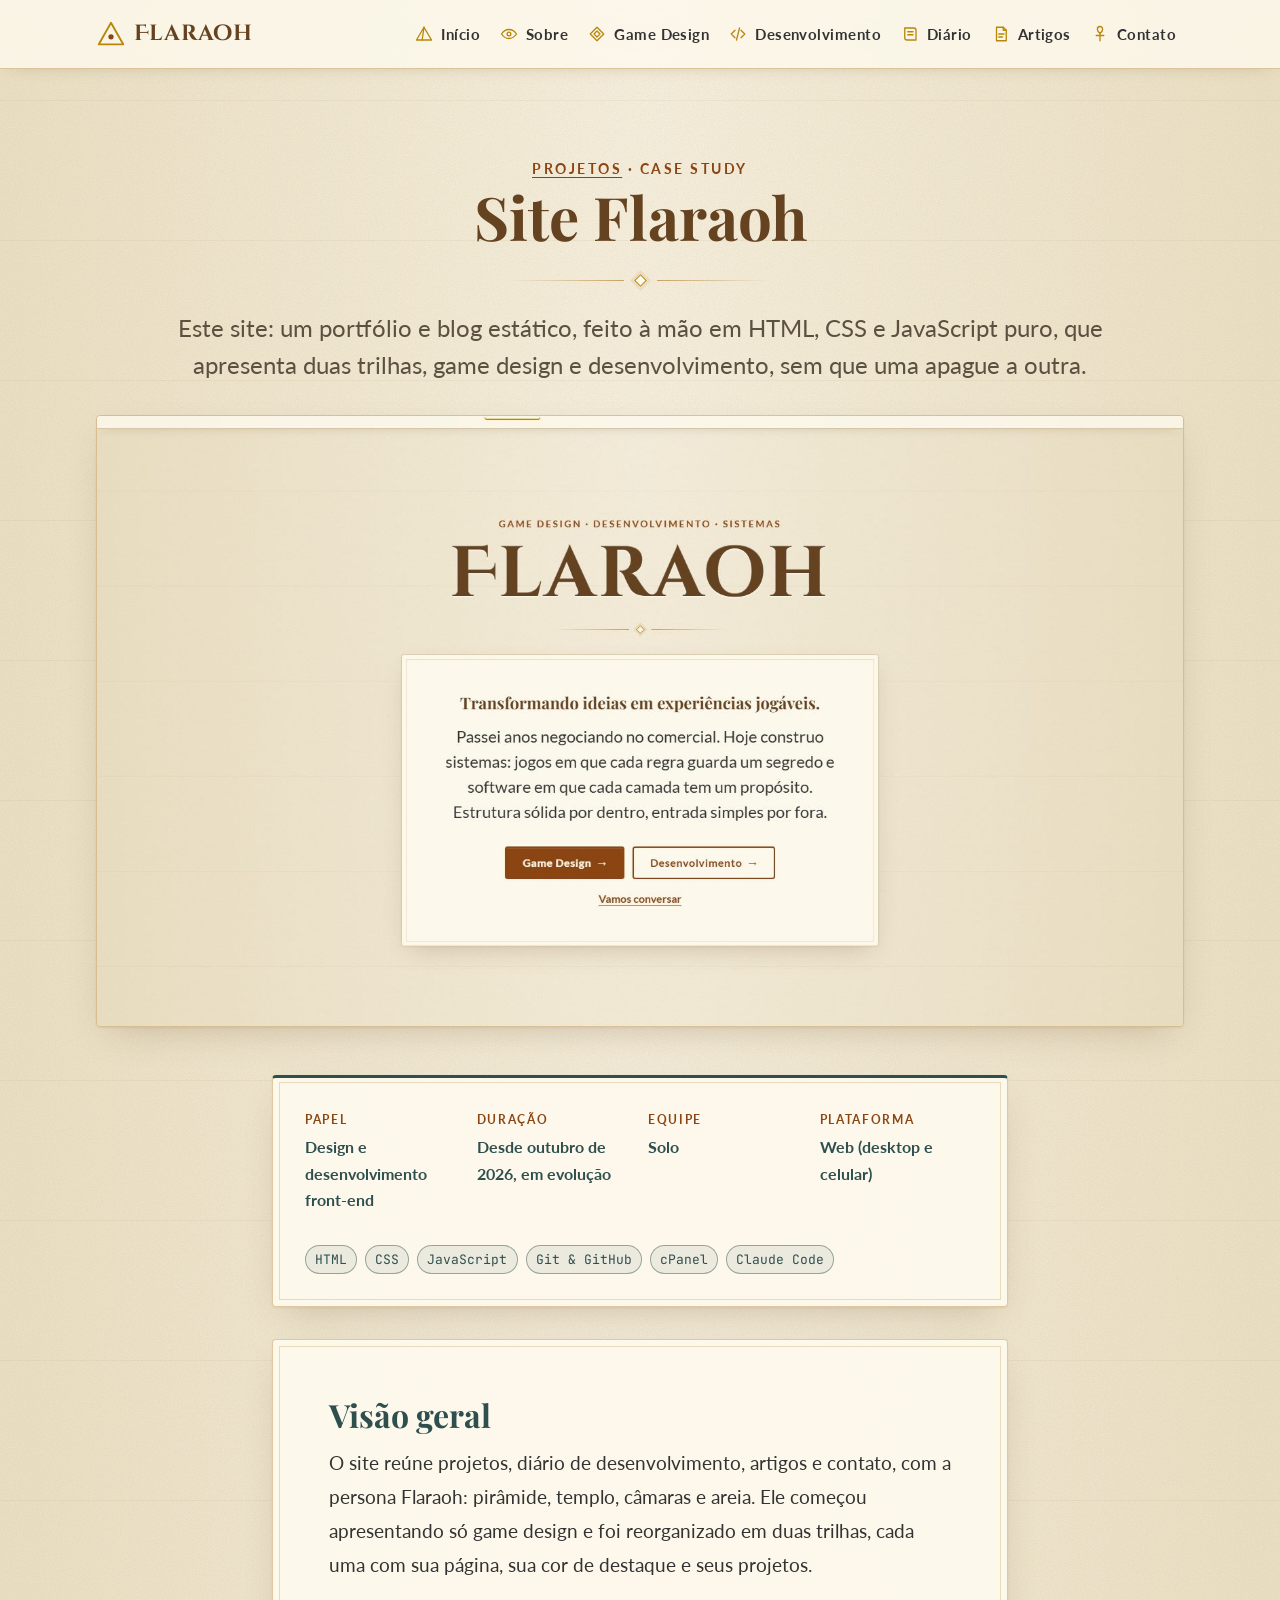
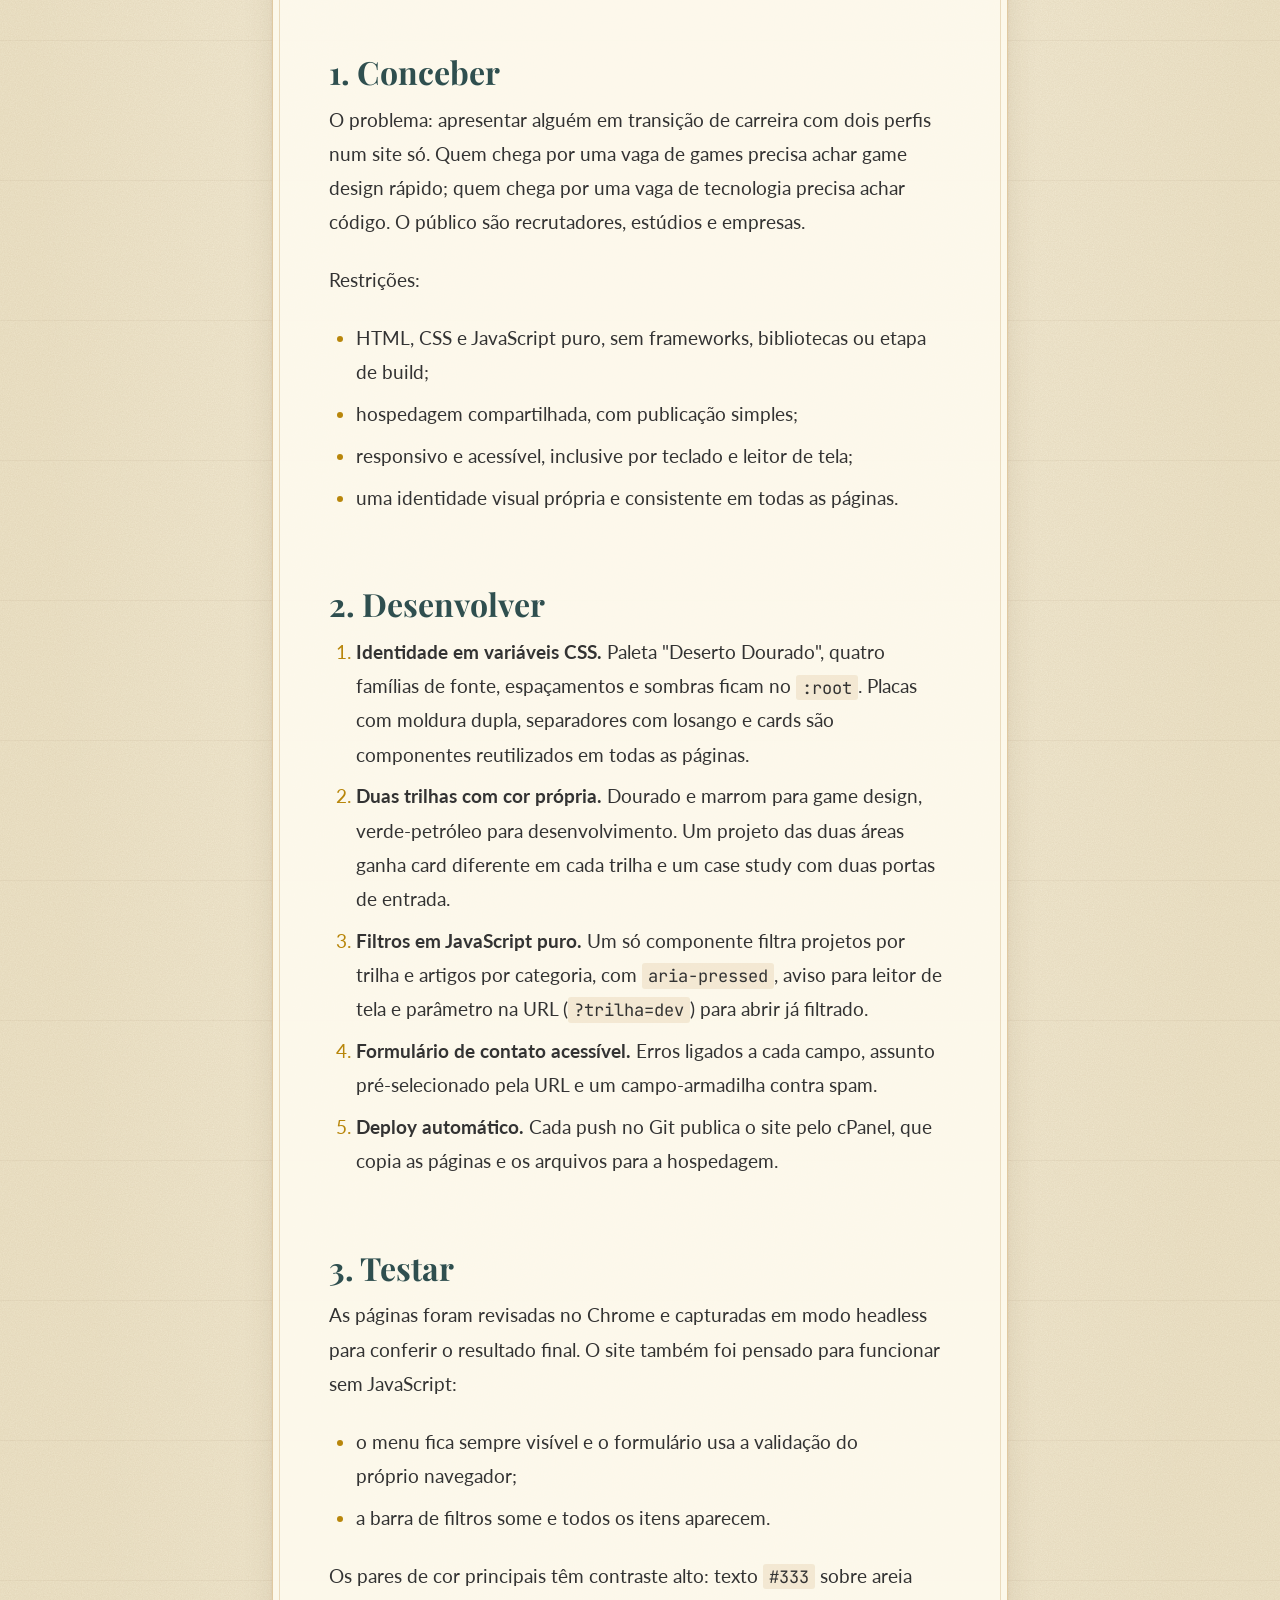
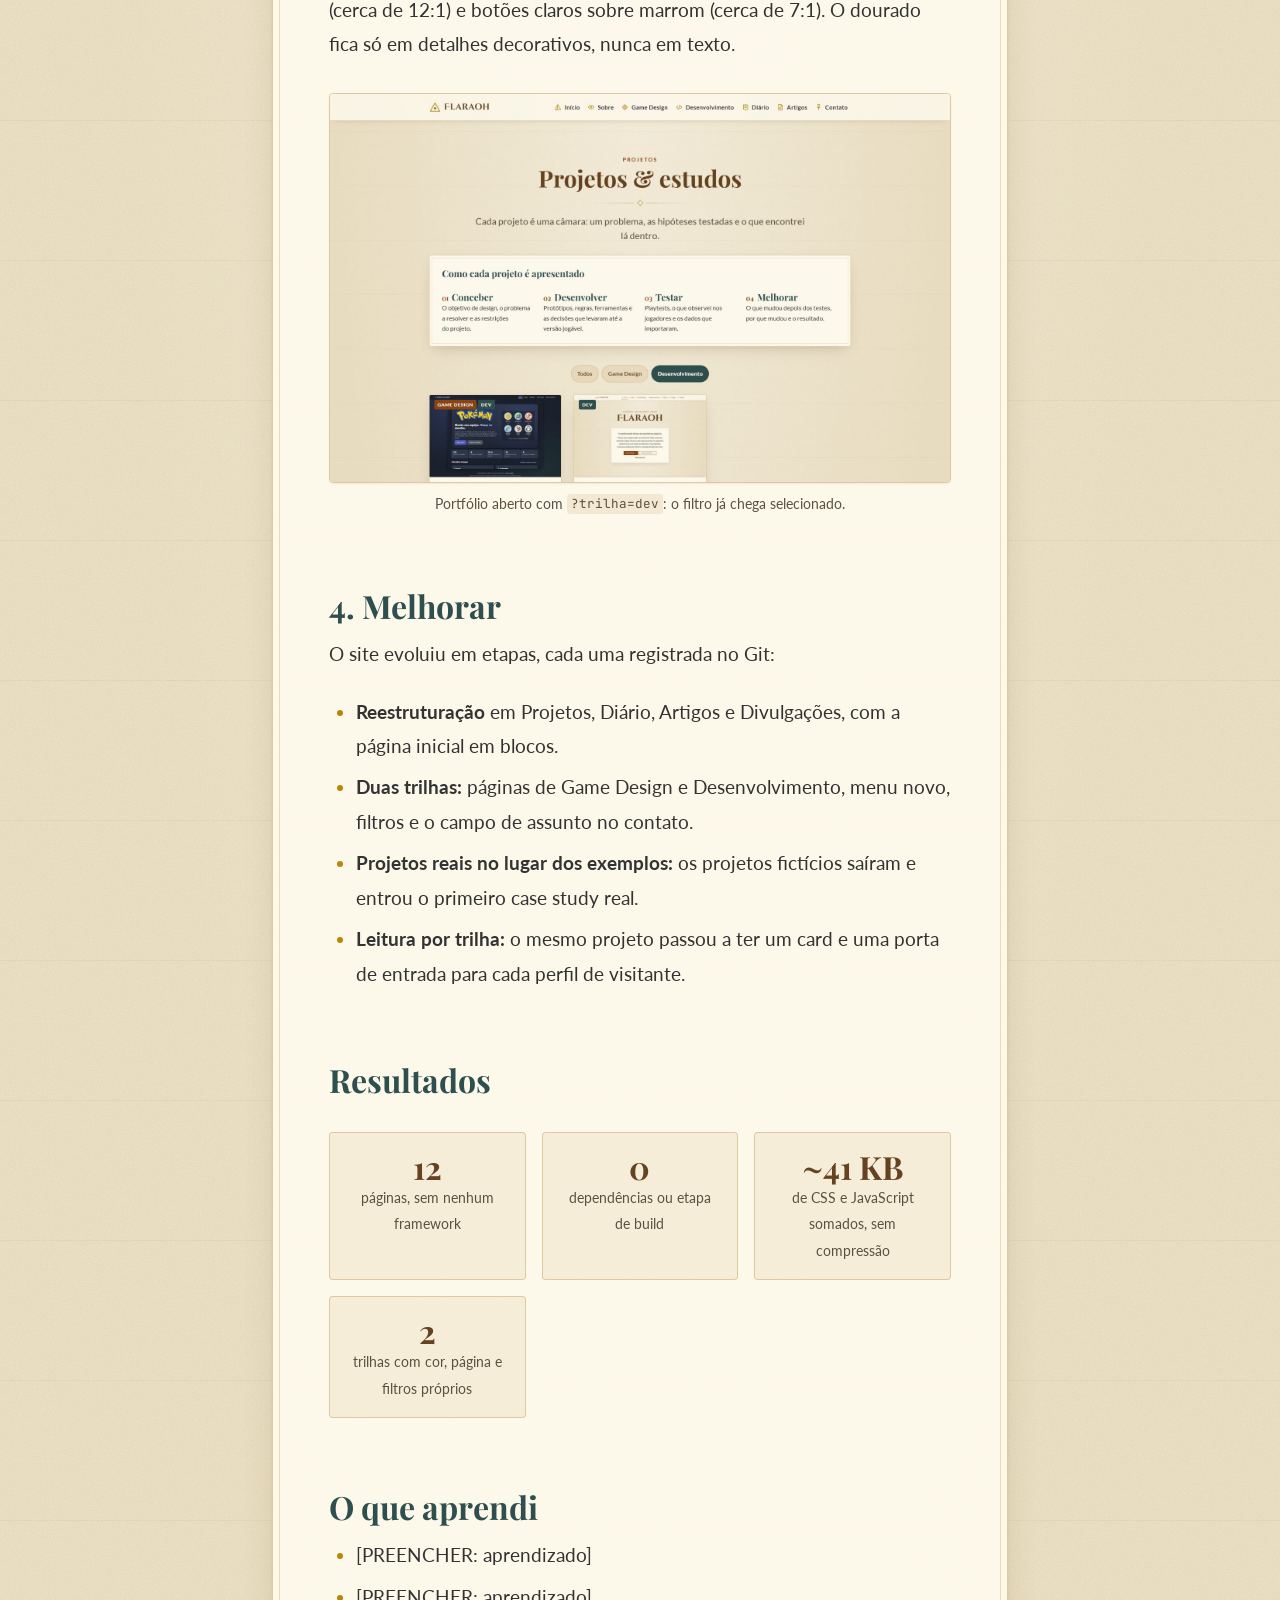
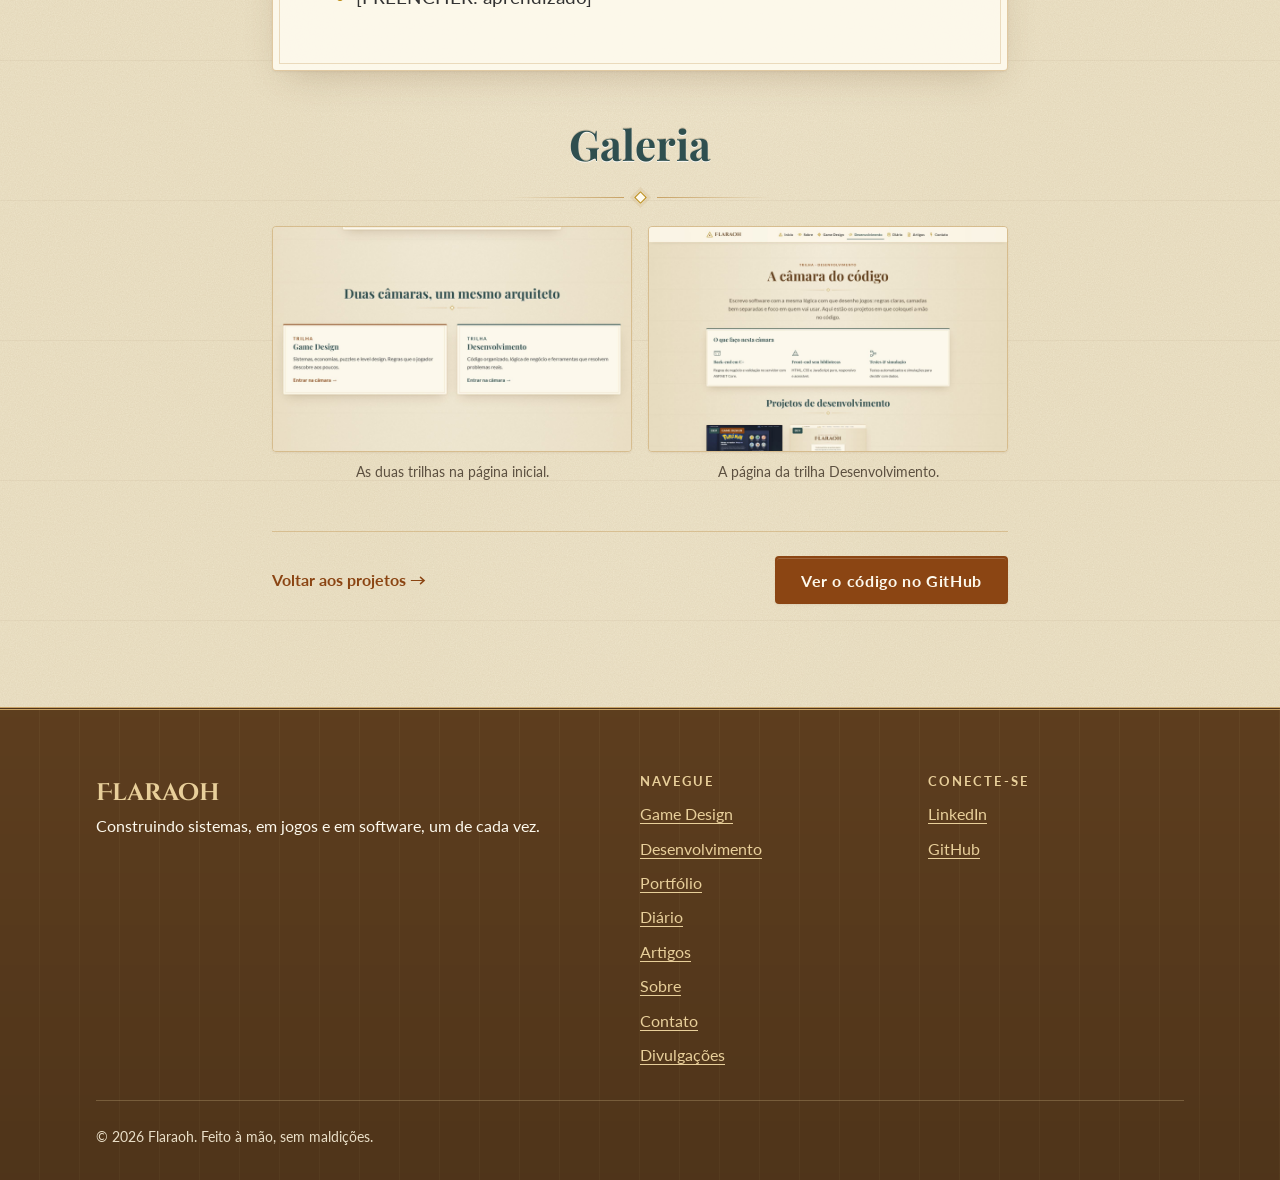
<file: project-2.html>
<!doctype html>
<html lang="pt-BR">
<head>
  <meta charset="utf-8">
  <meta name="viewport" content="width=device-width, initial-scale=1">
  <title>Site Flaraoh · Case study · Flaraoh</title>
  <meta name="description" content="Case study do site Flaraoh: portfólio e blog estático em HTML, CSS e JavaScript puro, com duas trilhas e deploy automático via cPanel.">
  <meta name="theme-color" content="#FDF9ED">
  <link rel="icon" href="assets/favicon.svg" type="image/svg+xml">
  <link rel="preconnect" href="https://fonts.googleapis.com">
  <link rel="preconnect" href="https://fonts.gstatic.com" crossorigin>
  <link rel="stylesheet" href="https://fonts.googleapis.com/css2?family=Cinzel+Decorative:wght@700&family=JetBrains+Mono:wght@400;700&family=Lato:ital,wght@0,400;0,700;1,400&family=Playfair+Display:wght@600;700&display=swap">
  <link rel="stylesheet" href="css/style.css?v=2">
  <script>document.documentElement.classList.add("js");</script>
  <script src="js/main.js?v=2" defer></script>
</head>
<body>
  <a class="skip-link" href="#conteudo">Pular para o conteúdo</a>

  <header class="site-header">
    <div class="container site-header__inner">
      <a class="brand" href="index.html">
        <svg class="brand__mark" viewBox="0 0 32 32" aria-hidden="true"><path d="M16 4 3 27h26L16 4Z" fill="none" stroke="#B8860B" stroke-width="2" stroke-linejoin="round"/><circle cx="16" cy="19" r="2.8" fill="#8B4513"/></svg>
        <span class="brand__name">Flaraoh</span>
      </a>
      <button class="nav-toggle" type="button" aria-expanded="false" aria-controls="site-nav">
        <span class="nav-toggle__bars" aria-hidden="true"></span>
        <span class="nav-toggle__label visually-hidden">Abrir menu</span>
      </button>
      <nav id="site-nav" class="site-nav" aria-label="Principal">
        <ul class="site-nav__list">
          <li><a class="site-nav__link" href="index.html"><svg class="site-nav__icon" viewBox="0 0 24 24" aria-hidden="true"><path d="M12 3 2 20h20L12 3Z"/><path d="M12 3 9.5 20"/></svg>Início</a></li>
          <li><a class="site-nav__link" href="about.html"><svg class="site-nav__icon" viewBox="0 0 24 24" aria-hidden="true"><path d="M2 12s4-6 10-6 10 6 10 6-4 6-10 6S2 12 2 12Z"/><circle cx="12" cy="12" r="2.5"/></svg>Sobre</a></li>
          <li><a class="site-nav__link" href="games.html"><svg class="site-nav__icon" viewBox="0 0 24 24" aria-hidden="true"><path d="M12 3 21 12 12 21 3 12Z"/><path d="M12 8 16 12 12 16 8 12Z"/></svg>Game Design</a></li>
          <li><a class="site-nav__link site-nav__link--dev" href="dev.html"><svg class="site-nav__icon" viewBox="0 0 24 24" aria-hidden="true"><path d="m8 7-5 5 5 5M16 7l5 5-5 5M14 4l-4 16"/></svg>Desenvolvimento</a></li>
          <li><a class="site-nav__link" href="devlog.html"><svg class="site-nav__icon" viewBox="0 0 24 24" aria-hidden="true"><path d="M5 4h12a3 3 0 0 1 3 3v13H8a3 3 0 0 1-3-3V4Z"/><path d="M9 9h7M9 13h7"/></svg>Diário</a></li>
          <li><a class="site-nav__link" href="articles.html"><svg class="site-nav__icon" viewBox="0 0 24 24" aria-hidden="true"><path d="M6 3h9l4 4v14H6V3Z"/><path d="M15 3v4h4M9 12h7M9 16h5"/></svg>Artigos</a></li>
          <li><a class="site-nav__link" href="contact.html"><svg class="site-nav__icon" viewBox="0 0 24 24" aria-hidden="true"><path d="M12 11C9.5 9 8.5 7 8.5 5.5a3.5 3.5 0 0 1 7 0C15.5 7 14.5 9 12 11Z"/><path d="M12 11v10M7 14h10"/></svg>Contato</a></li>
        </ul>
      </nav>
    </div>
  </header>

  <main id="conteudo">
    <article>
      <header class="page-header container">
        <p class="eyebrow"><a href="projects.html">Projetos</a> · Case study</p>
        <h1 class="mt-0">Site Flaraoh</h1>
        <div class="divider" aria-hidden="true"><span class="divider__gem"></span></div>
        <p class="lead">Este site: um portfólio e blog estático, feito à mão em HTML, CSS e JavaScript puro, que apresenta duas trilhas, game design e desenvolvimento, sem que uma apague a outra.</p>
      </header>

      <div class="container">
        <figure class="project-hero">
          <a class="zoom" href="assets/img/blog-flaraoh/capa-inicio.jpg" data-zoom><img src="assets/img/blog-flaraoh/capa-inicio.jpg" alt="Página inicial do site Flaraoh: menu com as duas trilhas, título FLARAOH gravado em pedra, texto de apresentação e os botões Game Design e Desenvolvimento" width="1600" height="1000" fetchpriority="high" decoding="async"><span class="visually-hidden"> (ampliar imagem)</span></a>
        </figure>
      </div>

      <div class="container container--narrow mt-7">
        <div class="plaque plaque--compact chamber chamber--dev">
          <dl class="meta-list">
            <div><dt>Papel</dt><dd>Design e desenvolvimento front-end</dd></div>
            <div><dt>Duração</dt><dd>Desde outubro de 2026, em evolução</dd></div>
            <div><dt>Equipe</dt><dd>Solo</dd></div>
            <div><dt>Plataforma</dt><dd>Web (desktop e celular)</dd></div>
          </dl>
          <ul class="tag-list mt-6" aria-label="Tecnologias usadas">
            <li class="tag tag--mono">HTML</li><li class="tag tag--mono">CSS</li><li class="tag tag--mono">JavaScript</li><li class="tag tag--mono">Git &amp; GitHub</li><li class="tag tag--mono">cPanel</li><li class="tag tag--mono">Claude Code</li>
          </ul>
        </div>

        <div class="plaque mt-6">
          <div class="prose">
            <h2 class="mt-0">Visão geral</h2>
            <p>O site reúne projetos, diário de desenvolvimento, artigos e contato, com a persona Flaraoh: pirâmide, templo, câmaras e areia. Ele começou apresentando só game design e foi reorganizado em duas trilhas, cada uma com sua página, sua cor de destaque e seus projetos.</p>

            <h2 id="conceber">1. Conceber</h2>
            <p>O problema: apresentar alguém em transição de carreira com dois perfis num site só. Quem chega por uma vaga de games precisa achar game design rápido; quem chega por uma vaga de tecnologia precisa achar código. O público são recrutadores, estúdios e empresas.</p>
            <p>Restrições:</p>
            <ul>
              <li>HTML, CSS e JavaScript puro, sem frameworks, bibliotecas ou etapa de build;</li>
              <li>hospedagem compartilhada, com publicação simples;</li>
              <li>responsivo e acessível, inclusive por teclado e leitor de tela;</li>
              <li>uma identidade visual própria e consistente em todas as páginas.</li>
            </ul>

            <h2 id="desenvolver">2. Desenvolver</h2>
            <ol>
              <li><strong>Identidade em variáveis CSS.</strong> Paleta "Deserto Dourado", quatro famílias de fonte, espaçamentos e sombras ficam no <code>:root</code>. Placas com moldura dupla, separadores com losango e cards são componentes reutilizados em todas as páginas.</li>
              <li><strong>Duas trilhas com cor própria.</strong> Dourado e marrom para game design, verde-petróleo para desenvolvimento. Um projeto das duas áreas ganha card diferente em cada trilha e um case study com duas portas de entrada.</li>
              <li><strong>Filtros em JavaScript puro.</strong> Um só componente filtra projetos por trilha e artigos por categoria, com <code>aria-pressed</code>, aviso para leitor de tela e parâmetro na URL (<code>?trilha=dev</code>) para abrir já filtrado.</li>
              <li><strong>Formulário de contato acessível.</strong> Erros ligados a cada campo, assunto pré-selecionado pela URL e um campo-armadilha contra spam.</li>
              <li><strong>Deploy automático.</strong> Cada push no Git publica o site pelo cPanel, que copia as páginas e os arquivos para a hospedagem.</li>
            </ol>

            <h2 id="testar">3. Testar</h2>
            <p>As páginas foram revisadas no Chrome e capturadas em modo headless para conferir o resultado final. O site também foi pensado para funcionar sem JavaScript:</p>
            <ul>
              <li>o menu fica sempre visível e o formulário usa a validação do próprio navegador;</li>
              <li>a barra de filtros some e todos os itens aparecem.</li>
            </ul>
            <p>Os pares de cor principais têm contraste alto: texto <code>#333</code> sobre areia (cerca de 12:1) e botões claros sobre marrom (cerca de 7:1). O dourado fica só em detalhes decorativos, nunca em texto.</p>

            <figure class="figure">
              <a class="zoom" href="assets/img/blog-flaraoh/filtro-portfolio.jpg" data-zoom><img src="assets/img/blog-flaraoh/filtro-portfolio.jpg" alt="Página de portfólio com os botões de filtro Todos, Game Design e Desenvolvimento, este último selecionado em verde-petróleo" width="1600" height="1000" loading="lazy" decoding="async"><span class="visually-hidden"> (ampliar imagem)</span></a>
              <figcaption>Portfólio aberto com <code>?trilha=dev</code>: o filtro já chega selecionado.</figcaption>
            </figure>

            <h2 id="melhorar">4. Melhorar</h2>
            <p>O site evoluiu em etapas, cada uma registrada no Git:</p>
            <ul>
              <li><strong>Reestruturação</strong> em Projetos, Diário, Artigos e Divulgações, com a página inicial em blocos.</li>
              <li><strong>Duas trilhas:</strong> páginas de Game Design e Desenvolvimento, menu novo, filtros e o campo de assunto no contato.</li>
              <li><strong>Projetos reais no lugar dos exemplos:</strong> os projetos fictícios saíram e entrou o primeiro case study real.</li>
              <li><strong>Leitura por trilha:</strong> o mesmo projeto passou a ter um card e uma porta de entrada para cada perfil de visitante.</li>
            </ul>

            <h2>Resultados</h2>
          </div>

          <ul class="stats mt-6">
            <li><strong>12</strong><span>páginas, sem nenhum framework</span></li>
            <li><strong>0</strong><span>dependências ou etapa de build</span></li>
            <li><strong>~41 KB</strong><span>de CSS e JavaScript somados, sem compressão</span></li>
            <li><strong>2</strong><span>trilhas com cor, página e filtros próprios</span></li>
          </ul>

          <div class="prose mt-6">
            <h2 id="aprendi">O que aprendi</h2>
            <ul>
              <li>[PREENCHER: aprendizado]</li>
              <li>[PREENCHER: aprendizado]</li>
            </ul>
          </div>
        </div>

        <section class="mt-7" aria-labelledby="galeria-title">
          <h2 id="galeria-title" class="text-center engraved--subtle">Galeria</h2>
          <div class="divider" aria-hidden="true"><span class="divider__gem"></span></div>
          <div class="gallery">
            <figure class="figure">
              <a class="zoom" href="assets/img/blog-flaraoh/duas-camaras.jpg" data-zoom><img src="assets/img/blog-flaraoh/duas-camaras.jpg" alt="Seção Duas câmaras, um mesmo arquiteto: dois cards lado a lado, Game Design com borda dourada e Desenvolvimento com borda verde-petróleo" width="1600" height="1000" loading="lazy" decoding="async"><span class="visually-hidden"> (ampliar imagem)</span></a>
              <figcaption>As duas trilhas na página inicial.</figcaption>
            </figure>
            <figure class="figure">
              <a class="zoom" href="assets/img/blog-flaraoh/trilha-dev.jpg" data-zoom><img src="assets/img/blog-flaraoh/trilha-dev.jpg" alt="Página da trilha Desenvolvimento com o bloco O que faço nesta câmara: back-end em C#, front-end sem bibliotecas e testes e simulação" width="1600" height="1000" loading="lazy" decoding="async"><span class="visually-hidden"> (ampliar imagem)</span></a>
              <figcaption>A página da trilha Desenvolvimento.</figcaption>
            </figure>
          </div>
        </section>

        <nav class="pager" aria-label="Navegação de projetos">
          <a class="link-arrow" href="projects.html">Voltar aos projetos</a>
          <a class="btn" href="https://github.com/Flaraoh/flaraoh_blog" rel="noopener">Ver o código no GitHub</a>
        </nav>
      </div>
    </article>
  </main>

  <footer class="site-footer">
    <div class="container site-footer__inner">
      <div>
        <p class="site-footer__brand">Flaraoh</p>
        <p>Construindo sistemas, em jogos e em software, um de cada vez.</p>
      </div>
      <nav aria-label="Rodapé">
        <h2 class="site-footer__heading">Navegue</h2>
        <ul class="site-footer__links">
          <li><a href="games.html">Game Design</a></li>
          <li><a href="dev.html">Desenvolvimento</a></li>
          <li><a href="projects.html">Portfólio</a></li>
          <li><a href="devlog.html">Diário</a></li>
          <li><a href="articles.html">Artigos</a></li>
          <li><a href="about.html">Sobre</a></li>
          <li><a href="contact.html">Contato</a></li>
          <li><a href="spotlight.html">Divulgações</a></li>
        </ul>
      </nav>
      <div>
        <h2 class="site-footer__heading">Conecte-se</h2>
        <ul class="site-footer__links">
          <li><a href="https://www.linkedin.com/in/fl%C3%A1vio-spinelli" rel="noopener">LinkedIn</a></li>
          <li><a href="https://github.com/Flaraoh" rel="noopener">GitHub</a></li>
        </ul>
      </div>
      <p class="site-footer__copy">© <span data-year>2026</span> Flaraoh. Feito à mão, sem maldições.</p>
    </div>
  </footer>
</body>
</html>
</file>
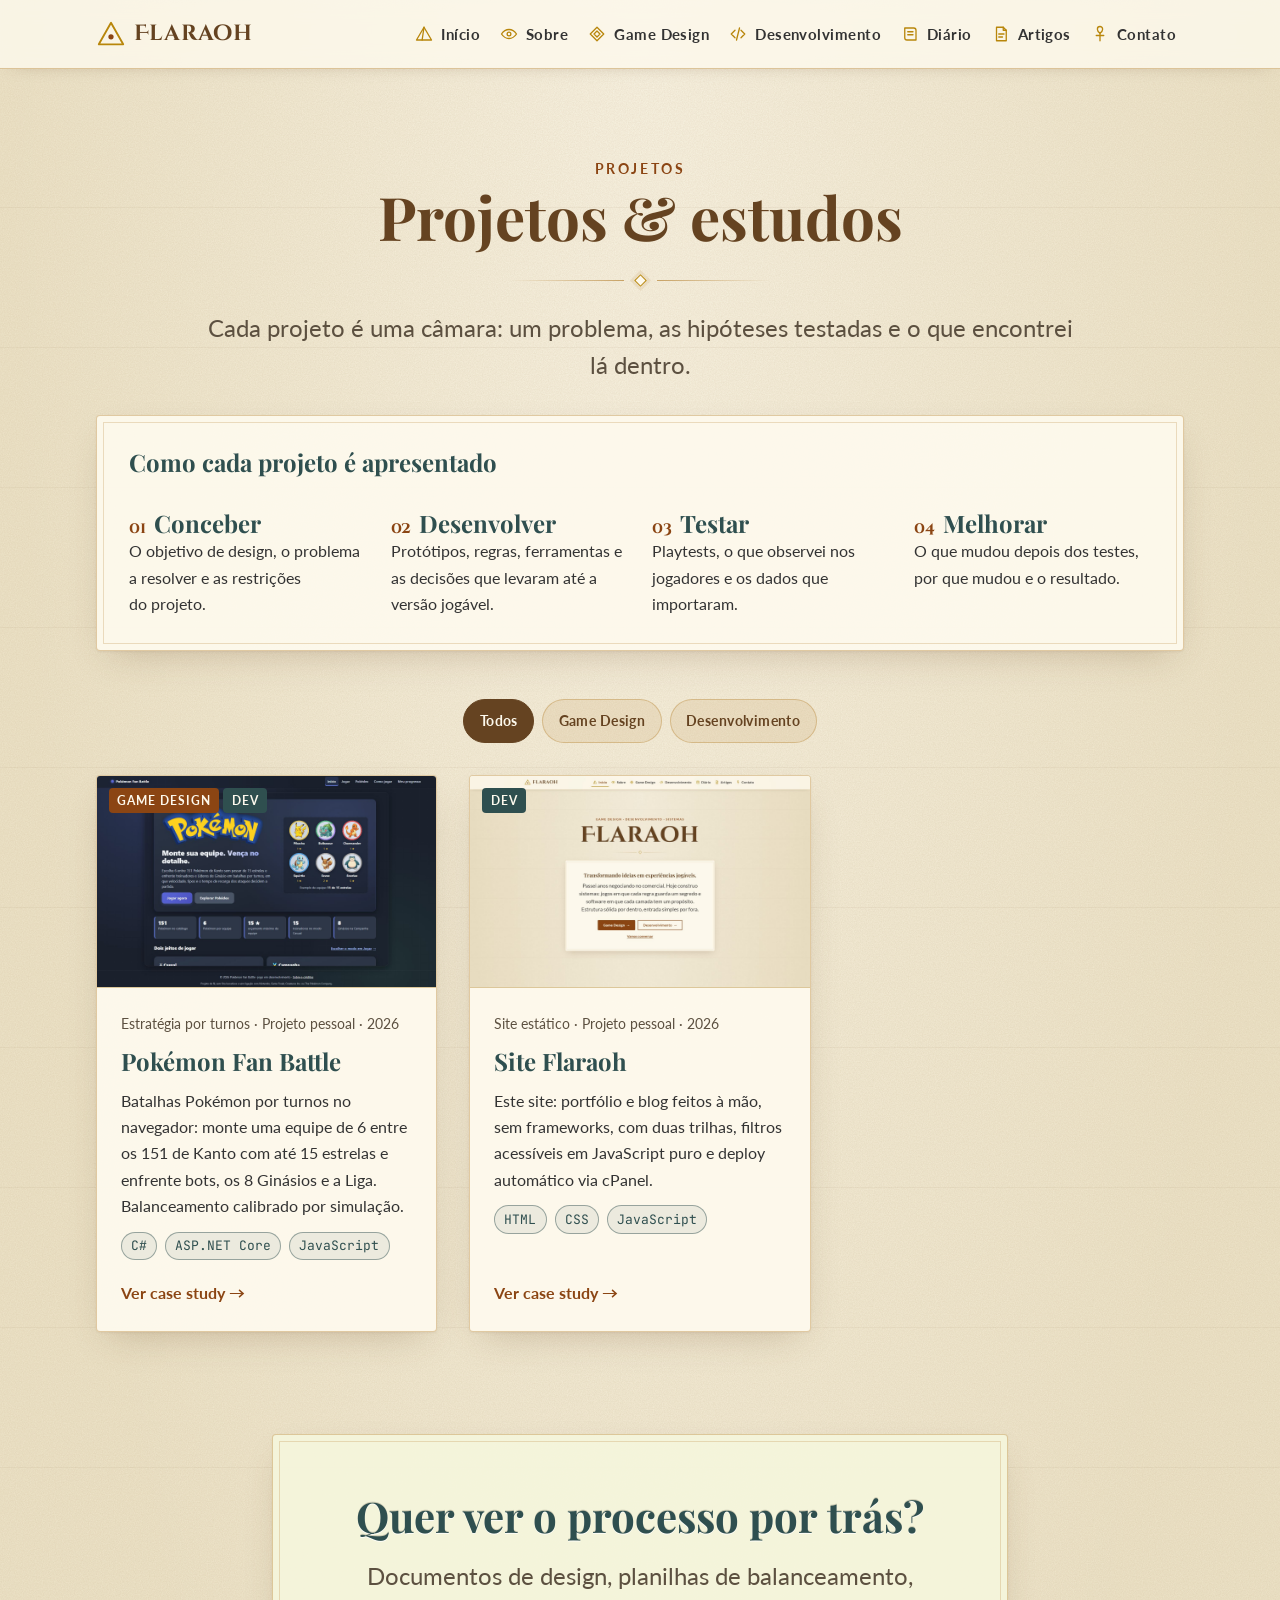
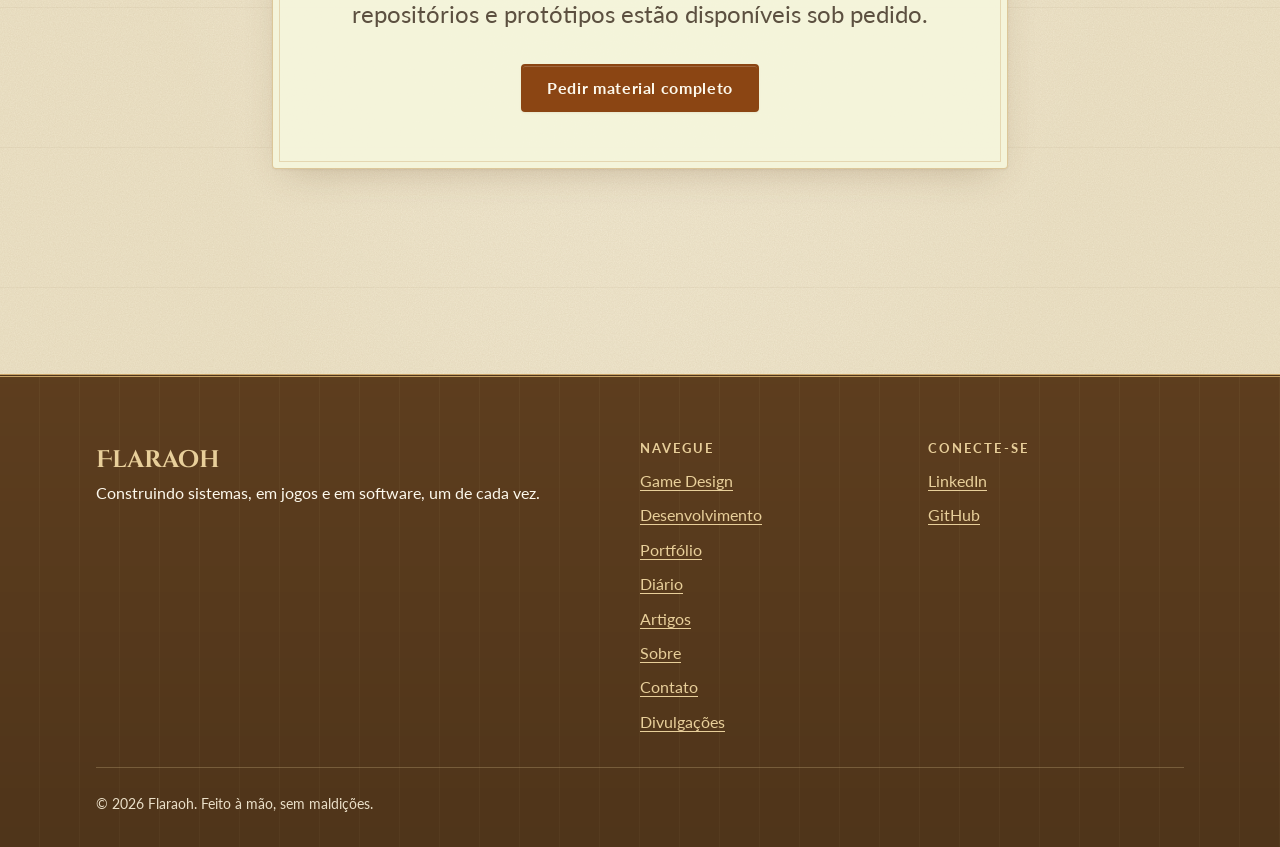
<file: projects.html>
<!doctype html>
<html lang="pt-BR">
<head>
  <meta charset="utf-8">
  <meta name="viewport" content="width=device-width, initial-scale=1">
  <title>Flaraoh · Game Designer & Desenvolvedor — Portfólio</title>
  <meta name="description" content="Projetos de game design e desenvolvimento de Flaraoh: como cada sistema foi concebido, desenvolvido, testado e melhorado.">
  <meta name="theme-color" content="#FDF9ED">
  <link rel="icon" href="assets/favicon.svg" type="image/svg+xml">
  <link rel="preconnect" href="https://fonts.googleapis.com">
  <link rel="preconnect" href="https://fonts.gstatic.com" crossorigin>
  <link rel="stylesheet" href="https://fonts.googleapis.com/css2?family=Cinzel+Decorative:wght@700&family=JetBrains+Mono:wght@400;700&family=Lato:ital,wght@0,400;0,700;1,400&family=Playfair+Display:wght@600;700&display=swap">
  <link rel="stylesheet" href="css/style.css?v=2">
  <script>document.documentElement.classList.add("js");</script>
  <script src="js/main.js?v=2" defer></script>
</head>
<body>
  <a class="skip-link" href="#conteudo">Pular para o conteúdo</a>

  <header class="site-header">
    <div class="container site-header__inner">
      <a class="brand" href="index.html">
        <svg class="brand__mark" viewBox="0 0 32 32" aria-hidden="true"><path d="M16 4 3 27h26L16 4Z" fill="none" stroke="#B8860B" stroke-width="2" stroke-linejoin="round"/><circle cx="16" cy="19" r="2.8" fill="#8B4513"/></svg>
        <span class="brand__name">Flaraoh</span>
      </a>
      <button class="nav-toggle" type="button" aria-expanded="false" aria-controls="site-nav">
        <span class="nav-toggle__bars" aria-hidden="true"></span>
        <span class="nav-toggle__label visually-hidden">Abrir menu</span>
      </button>
      <nav id="site-nav" class="site-nav" aria-label="Principal">
        <ul class="site-nav__list">
          <li><a class="site-nav__link" href="index.html"><svg class="site-nav__icon" viewBox="0 0 24 24" aria-hidden="true"><path d="M12 3 2 20h20L12 3Z"/><path d="M12 3 9.5 20"/></svg>Início</a></li>
          <li><a class="site-nav__link" href="about.html"><svg class="site-nav__icon" viewBox="0 0 24 24" aria-hidden="true"><path d="M2 12s4-6 10-6 10 6 10 6-4 6-10 6S2 12 2 12Z"/><circle cx="12" cy="12" r="2.5"/></svg>Sobre</a></li>
          <li><a class="site-nav__link" href="games.html"><svg class="site-nav__icon" viewBox="0 0 24 24" aria-hidden="true"><path d="M12 3 21 12 12 21 3 12Z"/><path d="M12 8 16 12 12 16 8 12Z"/></svg>Game Design</a></li>
          <li><a class="site-nav__link site-nav__link--dev" href="dev.html"><svg class="site-nav__icon" viewBox="0 0 24 24" aria-hidden="true"><path d="m8 7-5 5 5 5M16 7l5 5-5 5M14 4l-4 16"/></svg>Desenvolvimento</a></li>
          <li><a class="site-nav__link" href="devlog.html"><svg class="site-nav__icon" viewBox="0 0 24 24" aria-hidden="true"><path d="M5 4h12a3 3 0 0 1 3 3v13H8a3 3 0 0 1-3-3V4Z"/><path d="M9 9h7M9 13h7"/></svg>Diário</a></li>
          <li><a class="site-nav__link" href="articles.html"><svg class="site-nav__icon" viewBox="0 0 24 24" aria-hidden="true"><path d="M6 3h9l4 4v14H6V3Z"/><path d="M15 3v4h4M9 12h7M9 16h5"/></svg>Artigos</a></li>
          <li><a class="site-nav__link" href="contact.html"><svg class="site-nav__icon" viewBox="0 0 24 24" aria-hidden="true"><path d="M12 11C9.5 9 8.5 7 8.5 5.5a3.5 3.5 0 0 1 7 0C15.5 7 14.5 9 12 11Z"/><path d="M12 11v10M7 14h10"/></svg>Contato</a></li>
        </ul>
      </nav>
    </div>
  </header>

  <main id="conteudo">
    <header class="page-header container">
      <p class="eyebrow">Projetos</p>
      <h1 class="mt-0">Projetos &amp; estudos</h1>
      <div class="divider" aria-hidden="true"><span class="divider__gem"></span></div>
      <p class="lead">Cada projeto é uma câmara: um problema, as hipóteses testadas e o que encontrei lá dentro.</p>
    </header>

    <section class="container mb-7" aria-labelledby="processo-title">
      <div class="plaque plaque--compact">
        <h2 id="processo-title" class="fs-h3 mt-0">Como cada projeto é apresentado</h2>
        <ol class="process mt-6">
          <li>
            <h3 class="process__title">Conceber</h3>
            <p>O objetivo de design, o problema a resolver e as restrições do projeto.</p>
          </li>
          <li>
            <h3 class="process__title">Desenvolver</h3>
            <p>Protótipos, regras, ferramentas e as decisões que levaram até a versão jogável.</p>
          </li>
          <li>
            <h3 class="process__title">Testar</h3>
            <p>Playtests, o que observei nos jogadores e os dados que importaram.</p>
          </li>
          <li>
            <h3 class="process__title">Melhorar</h3>
            <p>O que mudou depois dos testes, por que mudou e o resultado.</p>
          </li>
        </ol>
      </div>
    </section>

    <section class="container" aria-label="Lista de projetos">
      <div class="filter-bar" role="group" aria-label="Filtrar projetos por trilha" data-filter-group="trilha" aria-controls="lista-projetos">
        <button class="filter-btn" type="button" data-filter="todos" aria-pressed="true">Todos</button>
        <button class="filter-btn" type="button" data-filter="games" aria-pressed="false">Game Design</button>
        <button class="filter-btn filter-btn--dev" type="button" data-filter="dev" aria-pressed="false">Desenvolvimento</button>
        <p class="filter-status visually-hidden" aria-live="polite"></p>
      </div>
      <ul id="lista-projetos" class="grid grid--3 card-list" role="list">
        <li data-trilha="games dev">
          <article class="card">
            <span class="card__trilhas"><span class="badge badge--games">Game Design</span><span class="badge badge--dev">Dev</span></span>
            <div class="card__media"><img src="assets/img/pokemon-fan-battle/capa-inicio.jpg" alt="" width="1600" height="1000" loading="lazy" decoding="async"></div>
            <div class="card__body">
              <p class="card__meta">Estratégia por turnos · Projeto pessoal · 2026</p>
              <h2 class="card__title fs-h3"><a class="card__link" href="project-1.html">Pokémon Fan Battle</a></h2>
              <p>Batalhas Pokémon por turnos no navegador: monte uma equipe de 6 entre os 151 de Kanto com até 15 estrelas e enfrente bots, os 8 Ginásios e a Liga. Balanceamento calibrado por simulação.</p>
              <ul class="tag-list" aria-label="Tecnologias"><li class="tag tag--mono">C#</li><li class="tag tag--mono">ASP.NET Core</li><li class="tag tag--mono">JavaScript</li></ul>
              <p class="card__footer"><span class="card__cta">Ver case study →</span></p>
            </div>
          </article>
        </li>
        <li data-trilha="dev">
          <article class="card">
            <span class="card__trilhas"><span class="badge badge--dev">Dev</span></span>
            <div class="card__media"><img src="assets/img/blog-flaraoh/capa-inicio.jpg" alt="" width="1600" height="1000" loading="lazy" decoding="async"></div>
            <div class="card__body">
              <p class="card__meta">Site estático · Projeto pessoal · 2026</p>
              <h2 class="card__title fs-h3"><a class="card__link" href="project-2.html">Site Flaraoh</a></h2>
              <p>Este site: portfólio e blog feitos à mão, sem frameworks, com duas trilhas, filtros acessíveis em JavaScript puro e deploy automático via cPanel.</p>
              <ul class="tag-list" aria-label="Tecnologias"><li class="tag tag--mono">HTML</li><li class="tag tag--mono">CSS</li><li class="tag tag--mono">JavaScript</li></ul>
              <p class="card__footer"><span class="card__cta">Ver case study →</span></p>
            </div>
          </article>
        </li>
      </ul>
      <p class="filter-empty" data-filter-empty="lista-projetos" hidden>Nenhum projeto nesta trilha por enquanto. A câmara ainda está sendo escavada.</p>
      <!-- Para adicionar um projeto: duplique um <li>, marque data-trilha="games", "dev" ou "games dev",
           crie project-N.html a partir de project-1.html e aponte o link. -->
    </section>

    <section class="section" aria-labelledby="cta-title">
      <div class="container container--narrow">
        <div class="plaque plaque--beige cta-band">
          <h2 id="cta-title" class="engraved--subtle">Quer ver o processo por trás?</h2>
          <p class="lead">Documentos de design, planilhas de balanceamento, repositórios e protótipos estão disponíveis sob pedido.</p>
          <div class="cta-band__actions"><a class="btn" href="contact.html">Pedir material completo</a></div>
        </div>
      </div>
    </section>
  </main>

  <footer class="site-footer">
    <div class="container site-footer__inner">
      <div>
        <p class="site-footer__brand">Flaraoh</p>
        <p>Construindo sistemas, em jogos e em software, um de cada vez.</p>
      </div>
      <nav aria-label="Rodapé">
        <h2 class="site-footer__heading">Navegue</h2>
        <ul class="site-footer__links">
          <li><a href="games.html">Game Design</a></li>
          <li><a href="dev.html">Desenvolvimento</a></li>
          <li><a href="projects.html">Portfólio</a></li>
          <li><a href="devlog.html">Diário</a></li>
          <li><a href="articles.html">Artigos</a></li>
          <li><a href="about.html">Sobre</a></li>
          <li><a href="contact.html">Contato</a></li>
          <li><a href="spotlight.html">Divulgações</a></li>
        </ul>
      </nav>
      <div>
        <h2 class="site-footer__heading">Conecte-se</h2>
        <ul class="site-footer__links">
          <li><a href="https://www.linkedin.com/in/fl%C3%A1vio-spinelli" rel="noopener">LinkedIn</a></li>
          <li><a href="https://github.com/Flaraoh" rel="noopener">GitHub</a></li>
        </ul>
      </div>
      <p class="site-footer__copy">© <span data-year>2026</span> Flaraoh. Feito à mão, sem maldições.</p>
    </div>
  </footer>
</body>
</html>
</file>
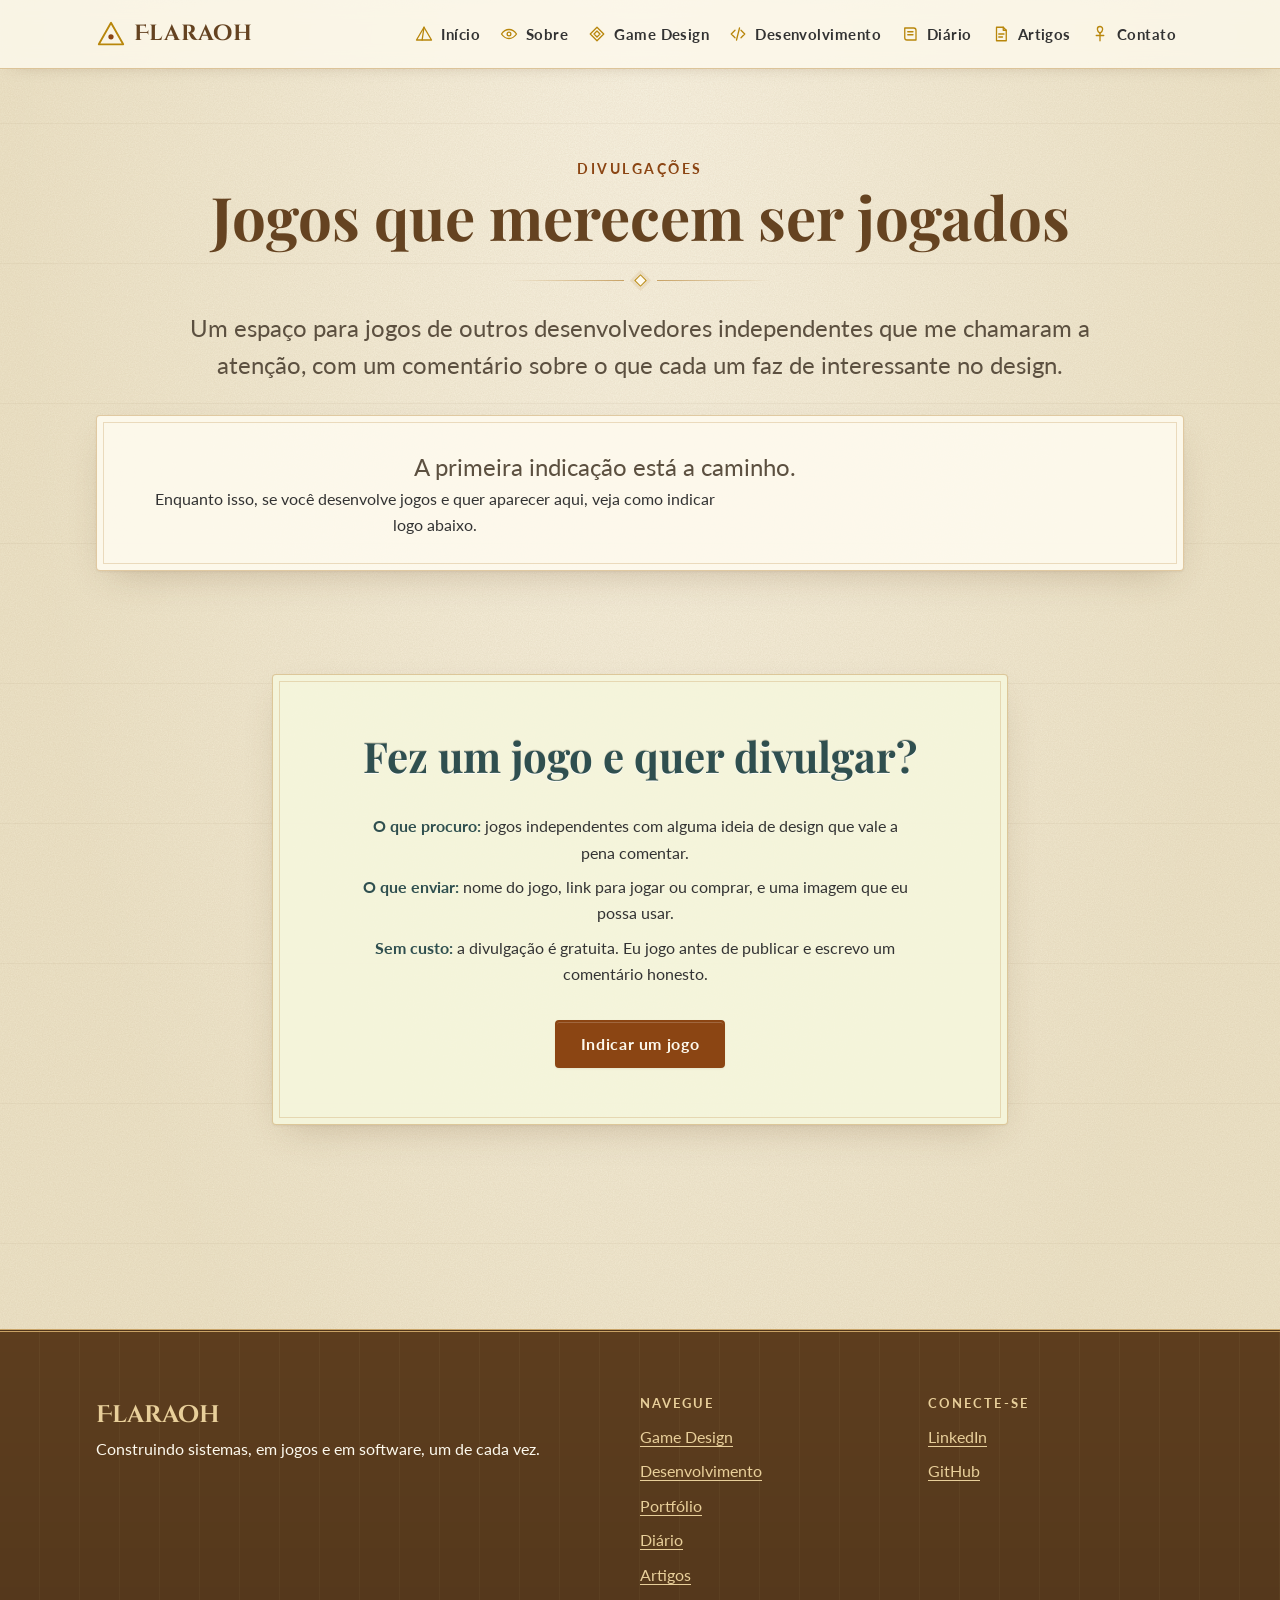
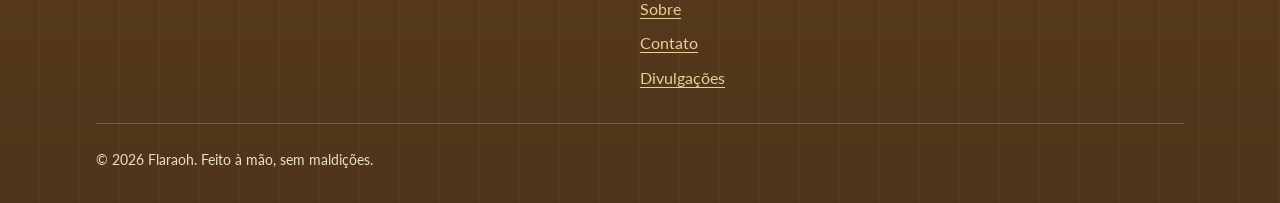
<file: spotlight.html>
<!doctype html>
<html lang="pt-BR">
<head>
  <meta charset="utf-8">
  <meta name="viewport" content="width=device-width, initial-scale=1">
  <title>Flaraoh · Game Designer & Desenvolvedor — Divulgações</title>
  <meta name="description" content="Jogos de desenvolvedores independentes indicados e comentados por Flaraoh.">
  <meta name="theme-color" content="#FDF9ED">
  <link rel="icon" href="assets/favicon.svg" type="image/svg+xml">
  <link rel="preconnect" href="https://fonts.googleapis.com">
  <link rel="preconnect" href="https://fonts.gstatic.com" crossorigin>
  <link rel="stylesheet" href="https://fonts.googleapis.com/css2?family=Cinzel+Decorative:wght@700&family=JetBrains+Mono:wght@400;700&family=Lato:ital,wght@0,400;0,700;1,400&family=Playfair+Display:wght@600;700&display=swap">
  <link rel="stylesheet" href="css/style.css?v=2">
  <script>document.documentElement.classList.add("js");</script>
  <script src="js/main.js?v=2" defer></script>
</head>
<body>
  <a class="skip-link" href="#conteudo">Pular para o conteúdo</a>

  <header class="site-header">
    <div class="container site-header__inner">
      <a class="brand" href="index.html">
        <svg class="brand__mark" viewBox="0 0 32 32" aria-hidden="true"><path d="M16 4 3 27h26L16 4Z" fill="none" stroke="#B8860B" stroke-width="2" stroke-linejoin="round"/><circle cx="16" cy="19" r="2.8" fill="#8B4513"/></svg>
        <span class="brand__name">Flaraoh</span>
      </a>
      <button class="nav-toggle" type="button" aria-expanded="false" aria-controls="site-nav">
        <span class="nav-toggle__bars" aria-hidden="true"></span>
        <span class="nav-toggle__label visually-hidden">Abrir menu</span>
      </button>
      <nav id="site-nav" class="site-nav" aria-label="Principal">
        <ul class="site-nav__list">
          <li><a class="site-nav__link" href="index.html"><svg class="site-nav__icon" viewBox="0 0 24 24" aria-hidden="true"><path d="M12 3 2 20h20L12 3Z"/><path d="M12 3 9.5 20"/></svg>Início</a></li>
          <li><a class="site-nav__link" href="about.html"><svg class="site-nav__icon" viewBox="0 0 24 24" aria-hidden="true"><path d="M2 12s4-6 10-6 10 6 10 6-4 6-10 6S2 12 2 12Z"/><circle cx="12" cy="12" r="2.5"/></svg>Sobre</a></li>
          <li><a class="site-nav__link" href="games.html"><svg class="site-nav__icon" viewBox="0 0 24 24" aria-hidden="true"><path d="M12 3 21 12 12 21 3 12Z"/><path d="M12 8 16 12 12 16 8 12Z"/></svg>Game Design</a></li>
          <li><a class="site-nav__link site-nav__link--dev" href="dev.html"><svg class="site-nav__icon" viewBox="0 0 24 24" aria-hidden="true"><path d="m8 7-5 5 5 5M16 7l5 5-5 5M14 4l-4 16"/></svg>Desenvolvimento</a></li>
          <li><a class="site-nav__link" href="devlog.html"><svg class="site-nav__icon" viewBox="0 0 24 24" aria-hidden="true"><path d="M5 4h12a3 3 0 0 1 3 3v13H8a3 3 0 0 1-3-3V4Z"/><path d="M9 9h7M9 13h7"/></svg>Diário</a></li>
          <li><a class="site-nav__link" href="articles.html"><svg class="site-nav__icon" viewBox="0 0 24 24" aria-hidden="true"><path d="M6 3h9l4 4v14H6V3Z"/><path d="M15 3v4h4M9 12h7M9 16h5"/></svg>Artigos</a></li>
          <li><a class="site-nav__link" href="contact.html"><svg class="site-nav__icon" viewBox="0 0 24 24" aria-hidden="true"><path d="M12 11C9.5 9 8.5 7 8.5 5.5a3.5 3.5 0 0 1 7 0C15.5 7 14.5 9 12 11Z"/><path d="M12 11v10M7 14h10"/></svg>Contato</a></li>
        </ul>
      </nav>
    </div>
  </header>

  <main id="conteudo">
    <header class="page-header container">
      <p class="eyebrow">Divulgações</p>
      <h1 class="mt-0">Jogos que merecem ser jogados</h1>
      <div class="divider" aria-hidden="true"><span class="divider__gem"></span></div>
      <p class="lead">Um espaço para jogos de outros desenvolvedores independentes que me chamaram a atenção, com um comentário sobre o que cada um faz de interessante no design.</p>
    </header>

    <section class="container" aria-label="Jogos divulgados">
      <!-- Para divulgar um jogo, troque o parágrafo abaixo por uma lista de cards:
      <ul class="grid grid--3 card-list" role="list">
        <li>
          <article class="card">
            <div class="card__media"><img src="assets/img/spotlight/nome-do-jogo.webp" alt="" width="800" height="500" loading="lazy" decoding="async"></div>
            <div class="card__body">
              <p class="card__meta">Gênero · Estúdio ou autor · Ano</p>
              <h2 class="card__title fs-h3"><a class="card__link" href="LINK_DO_JOGO" rel="noopener">Nome do jogo</a></h2>
              <p>O que o jogo faz de interessante no design, em uma ou duas frases.</p>
              <ul class="tag-list" aria-label="Plataformas"><li class="tag">PC</li><li class="tag">itch.io</li></ul>
              <p class="card__footer"><span class="card__cta">Conhecer o jogo →</span></p>
            </div>
          </article>
        </li>
      </ul>
      Use imagens do jogo só com autorização de quem o desenvolveu. -->
      <div class="plaque plaque--compact text-center">
        <p class="lead mt-0">A primeira indicação está a caminho.</p>
        <p>Enquanto isso, se você desenvolve jogos e quer aparecer aqui, veja como indicar logo abaixo.</p>
      </div>
    </section>

    <section class="section" aria-labelledby="indicar-title">
      <div class="container container--narrow">
        <div class="plaque plaque--beige cta-band">
          <h2 id="indicar-title" class="engraved--subtle">Fez um jogo e quer divulgar?</h2>
          <ul class="contact-facts mt-6">
            <li><strong>O que procuro:</strong> jogos independentes com alguma ideia de design que vale a pena comentar.</li>
            <li><strong>O que enviar:</strong> nome do jogo, link para jogar ou comprar, e uma imagem que eu possa usar.</li>
            <li><strong>Sem custo:</strong> a divulgação é gratuita. Eu jogo antes de publicar e escrevo um comentário honesto.</li>
          </ul>
          <div class="cta-band__actions"><a class="btn" href="contact.html?assunto=divulgacao">Indicar um jogo</a></div>
        </div>
      </div>
    </section>
  </main>


  <footer class="site-footer">
    <div class="container site-footer__inner">
      <div>
        <p class="site-footer__brand">Flaraoh</p>
        <p>Construindo sistemas, em jogos e em software, um de cada vez.</p>
      </div>
      <nav aria-label="Rodapé">
        <h2 class="site-footer__heading">Navegue</h2>
        <ul class="site-footer__links">
          <li><a href="games.html">Game Design</a></li>
          <li><a href="dev.html">Desenvolvimento</a></li>
          <li><a href="projects.html">Portfólio</a></li>
          <li><a href="devlog.html">Diário</a></li>
          <li><a href="articles.html">Artigos</a></li>
          <li><a href="about.html">Sobre</a></li>
          <li><a href="contact.html">Contato</a></li>
          <li><a href="spotlight.html">Divulgações</a></li>
        </ul>
      </nav>
      <div>
        <h2 class="site-footer__heading">Conecte-se</h2>
        <ul class="site-footer__links">
          <li><a href="https://www.linkedin.com/in/fl%C3%A1vio-spinelli" rel="noopener">LinkedIn</a></li>
          <li><a href="https://github.com/Flaraoh" rel="noopener">GitHub</a></li>
        </ul>
      </div>
      <p class="site-footer__copy">© <span data-year>2026</span> Flaraoh. Feito à mão, sem maldições.</p>
    </div>
  </footer>
</body>
</html>
</file>
<file: css/style.css>
/* ==========================================================================
   Flaraoh — Portfólio & Blog
   Tema: "Deserto Dourado" · Tipografia: "Antigo & Moderno"
   Organização: 1. Tokens · 2. Reset/Base · 3. Tipografia · 4. Layout
                5. Componentes · 6. Páginas · 7. Utilitários · 8. Media
   Convenção de classes: BEM-like (bloco__elemento--modificador)
   ========================================================================== */

/* 1. TOKENS
   ========================================================================== */
:root {
  /* Paleta "Deserto Dourado" */
  --c-sand: #FDF9ED;        /* Primária: Areia Clara (placas/pergaminho) */
  --c-beige: #F5F5DC;       /* Primária: Bege Claro */
  --c-wall: #EDE3C8;        /* Pedra da parede (fundo do body) */
  --c-gold: #C8A265;        /* Secundária: Ouro Envelhecido (decorativo) */
  --c-goldenrod: #B8860B;   /* Secundária: Goldenrod (ícones/linhas) */
  --c-gold-light: #E8CF9A;  /* Ouro claro para texto sobre fundo escuro */
  --c-cta: #8B4513;         /* Destaque: Saddle Brown (botões/links) */
  --c-cta-dark: #654321;    /* Destaque: Marrom Escuro (hover/títulos) */
  --c-text: #333333;        /* Texto principal */
  --c-slate: #2F4F4F;       /* Títulos secundários */
  --c-muted: #5C5040;       /* Texto de apoio (contraste ≥ 7:1 sobre areia) */
  --c-border: #7A6545;      /* Borda de campos (≥ 3:1 sobre areia) */
  --c-error: #A0281E;
  --c-success: #2E5E3A;

  /* Tipografia */
  --f-display: "Cinzel Decorative", "Cinzel", Georgia, serif;
  --f-heading: "Playfair Display", Georgia, "Times New Roman", serif;
  --f-body: "Lato", "Open Sans", system-ui, -apple-system, "Segoe UI", sans-serif;
  --f-mono: "JetBrains Mono", "Cascadia Mono", Consolas, "Courier New", monospace; /* só code, pre e tags de dev */

  /* Acento por trilha: ouro/marrom = Game Design · verde-petróleo = Desenvolvimento */
  --c-track-games: var(--c-cta);
  --c-track-dev: var(--c-slate);

  --fs-sm: 0.875rem;
  --fs-base: 1rem;
  --fs-md: clamp(1.0625rem, 0.3vw + 1rem, 1.1875rem);
  --fs-lg: clamp(1.25rem, 0.8vw + 1rem, 1.5rem);
  --fs-h3: clamp(1.25rem, 0.9vw + 1rem, 1.5rem);
  --fs-h2: clamp(1.75rem, 2.2vw + 1rem, 2.625rem);
  --fs-h1: clamp(2.25rem, 4vw + 1rem, 3.75rem);
  --fs-hero: clamp(3rem, 9vw + 1rem, 6.5rem);

  /* Espaçamento */
  --sp-1: 0.25rem;
  --sp-2: 0.5rem;
  --sp-3: 0.75rem;
  --sp-4: 1rem;
  --sp-5: 1.5rem;
  --sp-6: 2rem;
  --sp-7: 3rem;
  --sp-8: 4rem;
  --sp-9: 6rem;
  --section-y: clamp(3.5rem, 8vw, 7rem);

  /* Formas & sombras */
  --radius: 4px;
  --radius-lg: 10px;
  --shadow-sm: 0 1px 2px rgb(101 67 33 / 0.08);
  --shadow-plaque: 0 1px 2px rgb(101 67 33 / 0.08), 0 14px 36px -14px rgb(101 67 33 / 0.28);
  --shadow-lift: 0 2px 4px rgb(101 67 33 / 0.1), 0 20px 40px -16px rgb(101 67 33 / 0.35);

  --container: 72rem;
  --measure: 68ch;
  --header-h: 4.25rem;
  --ease: cubic-bezier(0.2, 0.7, 0.2, 1);
}

/* 2. RESET / BASE
   ========================================================================== */
*,
*::before,
*::after { box-sizing: border-box; }

* { margin: 0; }

html {
  -webkit-text-size-adjust: 100%;
  text-size-adjust: 100%;
  scroll-behavior: smooth;
  scroll-padding-top: calc(var(--header-h) + var(--sp-4));
}

body {
  min-height: 100vh;
  display: flex;
  flex-direction: column;
  font-family: var(--f-body);
  font-size: var(--fs-base);
  line-height: 1.65;
  color: var(--c-text);
  background-color: var(--c-wall);
  /* "Parede gravada": ruído de pedra + fiadas horizontais muito sutis */
  background-image:
    url("data:image/svg+xml,%3Csvg xmlns='http://www.w3.org/2000/svg' width='220' height='220'%3E%3Cfilter id='n'%3E%3CfeTurbulence type='fractalNoise' baseFrequency='.85' numOctaves='3' stitchTiles='stitch'/%3E%3CfeColorMatrix values='0 0 0 0 .40 0 0 0 0 .28 0 0 0 0 .13 0 0 0 .16 0'/%3E%3C/filter%3E%3Crect width='100%25' height='100%25' filter='url(%23n)'/%3E%3C/svg%3E"),
    repeating-linear-gradient(0deg, transparent 0 139px, rgb(101 67 33 / 0.05) 139px 140px),
    radial-gradient(ellipse at 50% 0%, rgb(253 249 237 / 0.7), transparent 70%);
  text-rendering: optimizeLegibility;
  -webkit-font-smoothing: antialiased;
}

main { flex: 1; }

img,
svg,
video,
iframe {
  display: block;
  max-width: 100%;
}

img { height: auto; }

input,
button,
textarea,
select { font: inherit; color: inherit; }

a {
  color: var(--c-cta);
  text-decoration-thickness: 1px;
  text-underline-offset: 0.2em;
  transition: color 0.2s var(--ease);
}

a:hover { color: var(--c-cta-dark); text-decoration-thickness: 2px; }

:focus-visible {
  outline: 3px solid var(--c-cta);
  outline-offset: 3px;
  border-radius: 2px;
}

::selection { background: var(--c-gold); color: #1F1408; }

/* 3. TIPOGRAFIA
   ========================================================================== */
h1,
h2,
h3 {
  font-family: var(--f-heading);
  font-weight: 700;
  line-height: 1.2;
  color: var(--c-slate);
  text-wrap: balance;
}

h1 { font-size: var(--fs-h1); color: var(--c-cta-dark); }
h2 { font-size: var(--fs-h2); }
h3 { font-size: var(--fs-h3); }

p,
li { max-width: var(--measure); text-wrap: pretty; }

.lead {
  font-size: var(--fs-lg);
  line-height: 1.55;
  color: var(--c-muted);
}

.eyebrow {
  font-family: var(--f-body);
  font-size: var(--fs-sm);
  font-weight: 700;
  letter-spacing: 0.18em;
  text-transform: uppercase;
  color: var(--c-cta);
}

/* Efeito "gravado na pedra" — somente H1 da home e (sutilmente) H2 de seção */
.engraved {
  font-family: var(--f-display);
  font-weight: 700;
  letter-spacing: 0.04em;
  color: var(--c-cta-dark);
  text-shadow:
    0 -1px 0 rgb(40 22 6 / 0.45),   /* sombra na borda superior do sulco */
    0 1px 0 rgb(255 255 255 / 0.75), /* luz batendo na borda inferior */
    0 2px 3px rgb(255 255 255 / 0.35);
}

.engraved--subtle {
  text-shadow:
    0 -1px 0 rgb(40 22 6 / 0.18),
    0 1px 0 rgb(255 255 255 / 0.8);
}

/* 4. LAYOUT
   ========================================================================== */
.container {
  width: 100%;
  max-width: var(--container);
  margin-inline: auto;
  padding-inline: var(--sp-4);
}

.container--narrow { max-width: 50rem; }

.section { padding-block: var(--section-y); }
.section--tight { padding-block: calc(var(--section-y) * 0.6); }

.stack > * + * { margin-top: var(--sp-4); }
.stack--lg > * + * { margin-top: var(--sp-6); }

.grid {
  display: grid;
  gap: var(--sp-6);
  grid-template-columns: 1fr;
}

/* 5. COMPONENTES
   ========================================================================== */

/* --- Skip link --- */
.skip-link {
  position: absolute;
  left: var(--sp-4);
  top: -100px;
  z-index: 100;
  padding: var(--sp-3) var(--sp-4);
  background: var(--c-cta-dark);
  color: var(--c-sand);
  font-weight: 700;
  border-radius: var(--radius);
}

.skip-link:focus { top: var(--sp-3); color: var(--c-sand); }

/* --- Cabeçalho fixo --- */
.site-header {
  position: sticky;
  top: 0;
  z-index: 50;
  background: rgb(253 249 237 / 0.94);
  border-bottom: 1px solid rgb(200 162 101 / 0.6);
  box-shadow: 0 6px 18px -14px rgb(101 67 33 / 0.5);
}

@supports (backdrop-filter: blur(8px)) {
  .site-header {
    background: rgb(253 249 237 / 0.82);
    backdrop-filter: blur(10px) saturate(1.1);
  }
}

.site-header__inner {
  position: relative;
  display: flex;
  flex-wrap: wrap;
  align-items: center;
  justify-content: space-between;
  min-height: var(--header-h);
  gap: var(--sp-2) var(--sp-4);
}

.brand {
  display: inline-flex;
  align-items: center;
  gap: var(--sp-2);
  text-decoration: none;
  color: var(--c-cta-dark);
}

.brand:hover { color: var(--c-cta); text-decoration: none; }

.brand__mark { width: 30px; height: 30px; flex: none; }

.brand__name {
  font-family: var(--f-display);
  font-weight: 700;
  font-size: 1.375rem;
  letter-spacing: 0.04em;
}

/* --- Botão do menu (mobile) --- */
.nav-toggle {
  display: none;
  align-items: center;
  justify-content: center;
  width: 44px;
  height: 44px;
  padding: 0;
  background: transparent;
  border: 1px solid rgb(200 162 101 / 0.7);
  border-radius: var(--radius);
  cursor: pointer;
  color: var(--c-cta-dark);
}

.js .nav-toggle { display: inline-flex; }

.nav-toggle__bars,
.nav-toggle__bars::before,
.nav-toggle__bars::after {
  display: block;
  width: 20px;
  height: 2px;
  background: currentColor;
  border-radius: 2px;
  transition: transform 0.25s var(--ease), background-color 0.25s var(--ease);
}

.nav-toggle__bars { position: relative; }
.nav-toggle__bars::before,
.nav-toggle__bars::after { content: ""; position: absolute; left: 0; }
.nav-toggle__bars::before { top: -6px; }
.nav-toggle__bars::after { top: 6px; }

.nav-toggle[aria-expanded="true"] .nav-toggle__bars { background: transparent; }
.nav-toggle[aria-expanded="true"] .nav-toggle__bars::before { transform: translateY(6px) rotate(45deg); }
.nav-toggle[aria-expanded="true"] .nav-toggle__bars::after { transform: translateY(-6px) rotate(-45deg); }

/* --- Navegação --- */
.site-nav { width: 100%; }

.site-nav__list {
  list-style: none;
  padding: 0 0 var(--sp-3);
  display: flex;
  flex-wrap: wrap;
  gap: var(--sp-1) var(--sp-2);
}

/* Com JS: menu vira dropdown no mobile. Sem JS: fica sempre visível. */
.js .site-nav {
  display: none;
  position: absolute;
  top: 100%;
  left: 0;
  right: 0;
  background: var(--c-sand);
  border-bottom: 1px solid var(--c-gold);
  box-shadow: 0 18px 30px -18px rgb(101 67 33 / 0.45);
}

.js .site-nav.is-open { display: block; animation: nav-in 0.22s var(--ease); }

.js .site-nav__list {
  flex-direction: column;
  padding: var(--sp-3) var(--sp-4) var(--sp-5);
}

@keyframes nav-in {
  from { opacity: 0; transform: translateY(-6px); }
  to { opacity: 1; transform: none; }
}

.site-nav__link {
  display: flex;
  align-items: center;
  gap: var(--sp-2);
  min-height: 44px;
  padding: var(--sp-2) var(--sp-3);
  border-radius: var(--radius);
  font-weight: 700;
  font-size: 0.9375rem;
  letter-spacing: 0.03em;
  color: var(--c-text);
  text-decoration: none;
  transition: background-color 0.2s var(--ease), color 0.2s var(--ease);
}

.site-nav__link:hover {
  color: var(--c-cta-dark);
  background: rgb(200 162 101 / 0.16);
  text-decoration: none;
}

.site-nav__link[aria-current="page"] {
  color: var(--c-cta);
  box-shadow: inset 0 -2px 0 var(--c-goldenrod);
}

.site-nav__link--dev[aria-current="page"] {
  color: var(--c-track-dev);
  box-shadow: inset 0 -2px 0 var(--c-track-dev);
}

.site-nav__icon {
  width: 18px;
  height: 18px;
  flex: none;
  fill: none;
  stroke: var(--c-goldenrod);
  stroke-width: 1.75;
  stroke-linecap: round;
  stroke-linejoin: round;
}

/* --- Botões / CTAs --- */
.btn {
  --btn-bg: var(--c-cta);
  --btn-fg: var(--c-sand);
  --btn-bd: var(--c-cta);
  display: inline-flex;
  align-items: center;
  justify-content: center;
  gap: var(--sp-2);
  min-height: 48px;
  padding: var(--sp-3) var(--sp-5);
  font-family: var(--f-body);
  font-weight: 700;
  font-size: 1rem;
  letter-spacing: 0.04em;
  line-height: 1.2;
  text-decoration: none;
  color: var(--btn-fg);
  background: var(--btn-bg);
  border: 2px solid var(--btn-bd);
  border-radius: var(--radius);
  box-shadow: var(--shadow-sm), inset 0 1px 0 rgb(255 255 255 / 0.18);
  cursor: pointer;
  transition: transform 0.18s var(--ease), box-shadow 0.18s var(--ease),
              background-color 0.18s var(--ease), color 0.18s var(--ease);
}

.btn:hover {
  --btn-bg: var(--c-cta-dark);
  --btn-bd: var(--c-cta-dark);
  color: var(--btn-fg);
  text-decoration: none;
  transform: translateY(-2px);
  box-shadow: 0 10px 20px -10px rgb(101 67 33 / 0.7), inset 0 1px 0 rgb(255 255 255 / 0.18);
}

.btn:active {
  transform: translateY(1px);
  box-shadow: inset 0 3px 6px rgb(0 0 0 / 0.3);
}

.btn--ghost {
  --btn-bg: transparent;
  --btn-fg: var(--c-cta);
}

.btn--ghost:hover {
  --btn-bg: var(--c-cta);
  --btn-bd: var(--c-cta);
  --btn-fg: var(--c-sand);
}

.btn--block { width: 100%; }

.btn[disabled],
.btn[aria-disabled="true"] { opacity: 0.6; cursor: not-allowed; transform: none; }

.btn__arrow { transition: transform 0.18s var(--ease); }
.btn:hover .btn__arrow { transform: translateX(3px); }

.link-arrow {
  display: inline-flex;
  align-items: center;
  gap: var(--sp-1);
  font-weight: 700;
  text-decoration: none;
}

.link-arrow::after {
  content: "→";
  transition: transform 0.18s var(--ease);
}

.link-arrow:hover { text-decoration: underline; }
.link-arrow:hover::after { transform: translateX(3px); }

/* --- Placa / Pergaminho (fundo do conteúdo) --- */
.plaque {
  position: relative;
  padding: clamp(1.5rem, 5vw, 3.5rem);
  background: rgb(253 249 237 / 0.95);
  border: 1px solid rgb(200 162 101 / 0.55);
  border-radius: var(--radius);
  box-shadow: var(--shadow-plaque);
  /* moldura interna dupla, como uma placa entalhada */
  outline: 1px solid rgb(200 162 101 / 0.35);
  outline-offset: -8px;
}

.plaque--beige { background: rgb(245 245 220 / 0.95); }
.plaque--compact { padding: clamp(1.25rem, 4vw, 2rem); }

/* --- Divisor ornamental --- */
.divider {
  display: flex;
  align-items: center;
  gap: var(--sp-3);
  width: min(260px, 70%);
  margin: var(--sp-5) auto;
}

.divider::before,
.divider::after {
  content: "";
  flex: 1;
  height: 1px;
  background: linear-gradient(90deg, transparent, var(--c-gold));
}

.divider::after { background: linear-gradient(270deg, transparent, var(--c-gold)); }

.divider__gem {
  width: 9px;
  height: 9px;
  transform: rotate(45deg);
  border: 1px solid var(--c-goldenrod);
  background: var(--c-sand);
  box-shadow: 0 0 0 3px rgb(200 162 101 / 0.18);
}

.divider--start { margin-inline: 0; }
.divider--start::before { display: none; }

/* --- Cabeçalho de seção --- */
.section-header {
  text-align: center;
  margin-bottom: var(--sp-7);
}

.section-header > p { margin-inline: auto; }
.section-header .divider { margin-block: var(--sp-4); }

.section-title { font-family: var(--f-heading); }

.section-header__sub { color: var(--c-muted); font-size: var(--fs-md); }

/* --- Cabeçalho de página interna --- */
.page-header {
  padding-block: clamp(3rem, 7vw, 5.5rem) var(--sp-6);
  text-align: center;
}

.page-header > * { margin-inline: auto; }
.page-header .lead { margin-top: var(--sp-3); }

/* --- Hero (home) --- */
.hero {
  padding-block: clamp(3.5rem, 10vw, 8rem) var(--section-y);
  text-align: center;
  overflow: hidden;
}

.hero__inner { display: flex; flex-direction: column; align-items: center; }

.hero__title {
  font-size: var(--fs-hero);
  line-height: 1;
  margin-top: var(--sp-3);
}

.hero__plaque { max-width: 44rem; margin-top: var(--sp-2); }

.hero__subtitle {
  font-size: var(--fs-h3);
  color: var(--c-cta-dark);
  margin-bottom: var(--sp-4);
}

.hero__lead {
  font-size: var(--fs-lg);
  line-height: 1.55;
  margin-inline: auto;
}

.hero__lead + .hero__lead { margin-top: var(--sp-3); }

.hero__actions {
  display: flex;
  flex-direction: column;
  gap: var(--sp-3);
  margin-top: var(--sp-6);
}

.hero__more { margin: var(--sp-4) auto 0; font-weight: 700; }

/* --- Tags --- */
.tag-list {
  list-style: none;
  padding: 0;
  display: flex;
  flex-wrap: wrap;
  gap: var(--sp-2);
}

.tag {
  display: inline-block;
  padding: 0.2em 0.7em;
  font-size: 0.8125rem;
  font-weight: 700;
  letter-spacing: 0.03em;
  color: var(--c-cta-dark);
  background: rgb(200 162 101 / 0.18);
  border: 1px solid rgb(200 162 101 / 0.6);
  border-radius: 999px;
}

/* Tags de tecnologia de projetos de desenvolvimento */
.tag--mono {
  font-family: var(--f-mono);
  font-weight: 400;
  letter-spacing: 0;
  color: var(--c-track-dev);
  background: rgb(47 79 79 / 0.08);
  border-color: rgb(47 79 79 / 0.45);
}

code,
pre { font-family: var(--f-mono); }

/* --- Filtros (projetos por trilha, artigos por categoria) --- */
.filter-bar {
  display: flex;
  flex-wrap: wrap;
  justify-content: center;
  gap: var(--sp-2);
  margin-bottom: var(--sp-6);
}

.filter-btn {
  min-height: 44px;
  padding: 0.35em 1.1em;
  font-size: 0.875rem;
  font-weight: 700;
  letter-spacing: 0.03em;
  color: var(--c-cta-dark);
  background: rgb(200 162 101 / 0.18);
  border: 1px solid rgb(200 162 101 / 0.6);
  border-radius: 999px;
  cursor: pointer;
  transition: background-color 0.2s var(--ease), color 0.2s var(--ease), border-color 0.2s var(--ease);
}

.filter-btn:hover { border-color: var(--c-cta); background: rgb(200 162 101 / 0.3); }

.filter-btn[aria-pressed="true"] {
  color: var(--c-sand);
  background: var(--c-cta-dark);
  border-color: var(--c-cta-dark);
}

.filter-btn--dev[aria-pressed="true"] { background: var(--c-track-dev); border-color: var(--c-track-dev); }

.filter-empty { margin: var(--sp-5) auto 0; text-align: center; color: var(--c-muted); }

/* Sem JS os filtros não funcionam: esconde a barra e mostra tudo */
html:not(.js) .filter-bar { display: none; }

/* --- Cards de projeto --- */
.card-list { list-style: none; padding: 0; }
.card-list > li { max-width: none; display: flex; }
.card-list > li > .card { flex: 1; }

.card {
  position: relative;
  display: flex;
  flex-direction: column;
  background: rgb(253 249 237 / 0.96);
  border: 1px solid rgb(200 162 101 / 0.55);
  border-radius: var(--radius);
  box-shadow: var(--shadow-plaque);
  overflow: hidden;
  transition: transform 0.25s var(--ease), box-shadow 0.25s var(--ease);
}

.card:has(.card__link:hover),
.card:focus-within {
  transform: translateY(-4px);
  box-shadow: var(--shadow-lift);
}

.card__media {
  aspect-ratio: 16 / 10;
  background: var(--c-beige);
  border-bottom: 1px solid rgb(200 162 101 / 0.55);
  overflow: hidden;
}

.card__media img {
  width: 100%;
  height: 100%;
  object-fit: cover;
  transition: transform 0.5s var(--ease);
}

.card:has(.card__link:hover) .card__media img { transform: scale(1.04); }

.card__body {
  display: flex;
  flex-direction: column;
  flex: 1;
  gap: var(--sp-3);
  padding: var(--sp-5);
}

.card__meta { font-size: var(--fs-sm); color: var(--c-muted); }

.card__title a { color: inherit; text-decoration: none; }

/* link "esticado": o card inteiro é clicável sem aninhar links */
.card__link::after { content: ""; position: absolute; inset: 0; }

.card__footer { margin-top: auto; padding-top: var(--sp-2); }

.card__cta { font-weight: 700; color: var(--c-cta); }
.card__cta--soon { color: var(--c-muted); font-style: italic; font-weight: 400; }

.badge {
  position: absolute;
  top: var(--sp-3);
  right: var(--sp-3);
  z-index: 1;
  padding: 0.25em 0.7em;
  font-size: 0.75rem;
  font-weight: 700;
  letter-spacing: 0.08em;
  text-transform: uppercase;
  color: var(--c-sand);
  background: var(--c-cta-dark);
  border-radius: var(--radius);
}

/* Badge de trilha: canto superior esquerdo da miniatura */
.card__trilhas {
  position: absolute;
  top: var(--sp-3);
  left: var(--sp-3);
  z-index: 1;
  display: flex;
  flex-wrap: wrap;
  gap: var(--sp-1);
}

.card__trilhas .badge { position: static; }
.badge--games { background: var(--c-track-games); }
.badge--dev { background: var(--c-track-dev); }

.card__media svg { width: 100%; height: 100%; }

.card-list > li[hidden],
.post-list > li[hidden] { display: none; }

/* --- Câmaras (trilhas) --- */
.chamber { border-top: 3px solid var(--c-track-games); }
.chamber--dev { border-top-color: var(--c-track-dev); }
.chamber h2,
.chamber h3 { margin-bottom: var(--sp-3); }
.chamber .link-arrow { margin-top: var(--sp-4); }
.chamber--dev .link-arrow,
.chamber--dev .eyebrow { color: var(--c-track-dev); }

/* Bloco de entrada destacado quando o visitante chega por #olhar-games / #olhar-dev */
.chamber:target { box-shadow: var(--shadow-lift), 0 0 0 2px var(--c-track-games); }
.chamber--dev:target { box-shadow: var(--shadow-lift), 0 0 0 2px var(--c-track-dev); }
.chamber--dev a:not(.btn) { color: var(--c-track-dev); }

/* Lista de tópicos curta dentro de uma placa */
.prose--compact { padding-left: 1.2em; font-size: var(--fs-base); line-height: 1.6; }
.prose--compact > * + * { margin-top: var(--sp-2); }

.skill-group__icon {
  width: 32px;
  height: 32px;
  margin-bottom: var(--sp-3);
  fill: none;
  stroke: var(--c-goldenrod);
  stroke-width: 1.5;
  stroke-linecap: round;
  stroke-linejoin: round;
}

.skill-group__icon--dev { stroke: var(--c-track-dev); }

/* --- Lista de posts --- */
.post-list { list-style: none; padding: 0; }

.post-list > li { max-width: none; }

.post-list > li:not([hidden]) ~ li:not([hidden]) {
  margin-top: var(--sp-6);
  padding-top: var(--sp-6);
  border-top: 1px solid rgb(200 162 101 / 0.5);
}

.post-preview { display: grid; gap: var(--sp-2); }

.post-preview__meta {
  display: flex;
  flex-wrap: wrap;
  gap: var(--sp-1) var(--sp-3);
  font-size: var(--fs-sm);
  color: var(--c-muted);
}

.post-preview__meta span::before { content: "·"; margin-right: var(--sp-3); }

.post-preview__title a { color: var(--c-slate); text-decoration: none; }
.post-preview__title a:hover { color: var(--c-cta); text-decoration: underline; }

.post-preview__excerpt { color: var(--c-text); }

/* --- Etapas do processo (projetos) --- */
.process {
  list-style: none;
  padding: 0;
  display: grid;
  gap: var(--sp-5);
  counter-reset: step;
}

.process > li { max-width: none; counter-increment: step; }

.process__title {
  display: flex;
  align-items: baseline;
  gap: var(--sp-2);
  font-size: var(--fs-h3);
}

.process__title::before {
  content: counter(step, decimal-leading-zero);
  font-family: var(--f-display);
  font-size: var(--fs-base);
  color: var(--c-cta);
}

/* --- Colunas lado a lado com placas da mesma altura (home) --- */
.split > * { display: flex; flex-direction: column; }
.split .plaque { flex: 1; }

/* --- Faixa de CTA --- */
.cta-band { text-align: center; }
.cta-band .lead { margin: var(--sp-4) auto 0; }
.cta-band__actions {
  display: flex;
  flex-wrap: wrap;
  justify-content: center;
  gap: var(--sp-3);
  margin-top: var(--sp-6);
}

/* --- Artigo / Prosa --- */
.prose {
  font-size: var(--fs-md);
  line-height: 1.8;
}

.prose > * + * { margin-top: 1.25em; }
.prose h2 { font-size: clamp(1.5rem, 1.5vw + 1rem, 2rem); margin-top: 2.2em; }
.prose h3 { margin-top: 1.8em; }
.prose h2 + *,
.prose h3 + * { margin-top: 0.6em; }

.prose ul,
.prose ol { padding-left: 1.4em; }
.prose li + li { margin-top: 0.4em; }
.prose li::marker { color: var(--c-goldenrod); }

.prose blockquote {
  padding: var(--sp-4) var(--sp-5);
  border-left: 3px solid var(--c-gold);
  background: rgb(200 162 101 / 0.1);
  font-family: var(--f-heading);
  font-style: italic;
  font-size: 1.15em;
  color: var(--c-slate);
}

.prose code {
  font-size: 0.9em;
  padding: 0.1em 0.35em;
  background: rgb(200 162 101 / 0.18);
  border-radius: 3px;
}

.article-header { text-align: center; }
.article-header > * { margin-inline: auto; }
.article-header__meta {
  display: flex;
  flex-wrap: wrap;
  justify-content: center;
  gap: var(--sp-1) var(--sp-4);
  margin-top: var(--sp-4);
  font-size: var(--fs-sm);
  color: var(--c-muted);
}

/* --- Figuras / mídia --- */
.figure { margin-block: var(--sp-6); }

.figure img,
.figure .video-frame {
  width: 100%;
  border-radius: var(--radius);
  border: 1px solid rgb(200 162 101 / 0.55);
  box-shadow: var(--shadow-sm);
}

.figure figcaption {
  margin-top: var(--sp-2);
  font-size: var(--fs-sm);
  color: var(--c-muted);
  text-align: center;
  max-width: none;
}

.video-frame {
  position: relative;
  aspect-ratio: 16 / 9;
  background: #2A1B0E;
  overflow: hidden;
}

.video-frame iframe,
.video-frame img { position: absolute; inset: 0; width: 100%; height: 100%; object-fit: cover; border: 0; }

.gallery {
  display: grid;
  gap: var(--sp-4);
  grid-template-columns: 1fr;
}

.gallery .figure { margin: 0; }

/* --- Imagem ampliável + janela de ampliação (lightbox) --- */
.zoom {
  position: relative;
  display: block;
  cursor: zoom-in;
  border-radius: var(--radius);
}

/* Lupa no canto: aparece no hover/foco e fica sempre visível em telas de toque */
.zoom::after {
  content: "";
  position: absolute;
  right: var(--sp-3);
  bottom: var(--sp-3);
  width: 40px;
  height: 40px;
  border-radius: 50%;
  background: var(--c-cta-dark) url("data:image/svg+xml,%3Csvg xmlns='http://www.w3.org/2000/svg' viewBox='0 0 24 24' fill='none' stroke='%23FDF9ED' stroke-width='2' stroke-linecap='round'%3E%3Ccircle cx='10.5' cy='10.5' r='6'/%3E%3Cpath d='m15 15 5 5M10.5 8v5M8 10.5h5'/%3E%3C/svg%3E") center / 22px no-repeat;
  box-shadow: var(--shadow-sm);
  opacity: 0;
  transition: opacity 0.2s var(--ease);
}

.zoom:hover::after,
.zoom:focus-visible::after { opacity: 1; }

@media (hover: none) { .zoom::after { opacity: 0.9; } }

.lightbox {
  width: min(96vw, 1600px);
  max-width: none;
  max-height: 96vh;
  padding: var(--sp-4);
  color: var(--c-text);
  background: var(--c-sand);
  border: 1px solid var(--c-gold);
  border-radius: var(--radius);
  outline: 1px solid rgb(200 162 101 / 0.35);
  outline-offset: -8px;
  box-shadow: var(--shadow-lift);
}

.lightbox::backdrop { background: rgb(31 20 8 / 0.82); }

.lightbox[open] { display: flex; flex-direction: column; gap: var(--sp-3); }

.lightbox__close {
  align-self: flex-end;
  min-height: 44px;
  padding: var(--sp-2) var(--sp-4);
  font-weight: 700;
  color: var(--c-cta);
  background: transparent;
  border: 2px solid var(--c-cta);
  border-radius: var(--radius);
  cursor: pointer;
}

.lightbox__close:hover { color: var(--c-sand); background: var(--c-cta); }

.lightbox__img {
  width: 100%;
  max-height: calc(96vh - 9rem);
  object-fit: contain;
  border: 1px solid rgb(200 162 101 / 0.55);
  border-radius: var(--radius);
}

.lightbox__caption { max-width: none; font-size: var(--fs-sm); color: var(--c-muted); text-align: center; }

/* --- Lista de metadados (projeto) --- */
.meta-list {
  display: grid;
  gap: var(--sp-4);
  grid-template-columns: repeat(auto-fit, minmax(8rem, 1fr));
}

.meta-list dt {
  font-size: 0.75rem;
  font-weight: 700;
  letter-spacing: 0.14em;
  text-transform: uppercase;
  color: var(--c-cta);
}

.meta-list dd { margin: var(--sp-1) 0 0; font-weight: 700; color: var(--c-slate); }

/* --- Destaques do case study --- */
.stats {
  list-style: none;
  padding: 0;
  display: grid;
  gap: var(--sp-4);
  grid-template-columns: repeat(auto-fit, minmax(9rem, 1fr));
}

.stats li {
  max-width: none;
  padding: var(--sp-4);
  text-align: center;
  background: rgb(200 162 101 / 0.12);
  border: 1px solid rgb(200 162 101 / 0.5);
  border-radius: var(--radius);
}

.stats strong {
  display: block;
  font-family: var(--f-heading);
  font-size: 2rem;
  line-height: 1.1;
  color: var(--c-cta-dark);
}

.stats span { font-size: var(--fs-sm); color: var(--c-muted); }

/* --- Navegação entre páginas (anterior/próximo) --- */
.pager {
  display: flex;
  flex-wrap: wrap;
  justify-content: space-between;
  gap: var(--sp-4);
  margin-top: var(--sp-7);
  padding-top: var(--sp-5);
  border-top: 1px solid rgb(200 162 101 / 0.5);
}

/* --- Linha do tempo (sobre) --- */
.timeline {
  list-style: none;
  padding: 0 0 0 var(--sp-6);
  position: relative;
}

.timeline::before {
  content: "";
  position: absolute;
  left: 7px;
  top: 0.4rem;
  bottom: 0.4rem;
  width: 1px;
  background: linear-gradient(var(--c-gold), rgb(200 162 101 / 0.2));
}

.timeline__item { position: relative; max-width: none; }
.timeline__item + .timeline__item { margin-top: var(--sp-6); }

.timeline__item::before {
  content: "";
  position: absolute;
  left: calc(-1 * var(--sp-6) + 2px);
  top: 0.45rem;
  width: 11px;
  height: 11px;
  transform: rotate(45deg);
  background: var(--c-sand);
  border: 2px solid var(--c-goldenrod);
}

.timeline__item--current::before { background: var(--c-cta); border-color: var(--c-cta); }

.timeline__period {
  font-size: var(--fs-sm);
  font-weight: 700;
  letter-spacing: 0.1em;
  text-transform: uppercase;
  color: var(--c-cta);
}

.timeline__item h3 { margin-block: var(--sp-1) var(--sp-2); }

/* --- Perfil (sobre) --- */
.profile {
  display: grid;
  gap: var(--sp-6);
  align-items: center;
}

.profile__photo {
  width: min(280px, 80%);
  margin-inline: auto;
  padding: 10px;
  background: var(--c-sand);
  border: 1px solid var(--c-gold);
  border-radius: 140px 140px var(--radius) var(--radius); /* arco de portal de templo */
  box-shadow: var(--shadow-plaque);
}

.profile__photo img { border-radius: 130px 130px 2px 2px; width: 100%; }

.skill-groups {
  display: grid;
  gap: var(--sp-5);
}

.skill-group h3 { font-size: 1.125rem; margin-bottom: var(--sp-3); }

.contact-facts { list-style: none; padding: 0; display: grid; gap: var(--sp-2); }
.contact-facts strong { color: var(--c-slate); }

/* --- Links sociais --- */
.social-list {
  list-style: none;
  padding: 0;
  display: grid;
  gap: var(--sp-3);
}

.social-list a {
  display: flex;
  align-items: center;
  gap: var(--sp-3);
  min-height: 48px;
  padding: var(--sp-3) var(--sp-4);
  font-weight: 700;
  text-decoration: none;
  color: var(--c-text);
  background: rgb(253 249 237 / 0.7);
  border: 1px solid rgb(200 162 101 / 0.6);
  border-radius: var(--radius);
  transition: border-color 0.2s var(--ease), transform 0.2s var(--ease), background-color 0.2s var(--ease);
}

.social-list a:hover {
  color: var(--c-cta-dark);
  border-color: var(--c-cta);
  background: var(--c-sand);
  transform: translateX(3px);
}

.social-list small { display: block; font-weight: 400; color: var(--c-muted); }

.social-list__icon {
  width: 22px;
  height: 22px;
  flex: none;
  fill: none;
  stroke: var(--c-goldenrod);
  stroke-width: 1.75;
  stroke-linecap: round;
  stroke-linejoin: round;
}

/* --- Formulário --- */
.form { display: grid; gap: var(--sp-5); }

.field { display: grid; gap: var(--sp-2); }

.field__label { font-weight: 700; color: var(--c-slate); }
.req { color: var(--c-error); }

.field__hint { font-size: var(--fs-sm); color: var(--c-muted); }

.field__input {
  width: 100%;
  min-height: 48px;
  padding: var(--sp-3) var(--sp-4);
  font-size: 1rem; /* evita zoom automático no iOS */
  background: #FFFDF6;
  border: 1.5px solid var(--c-border);
  border-radius: var(--radius);
  transition: border-color 0.2s var(--ease), box-shadow 0.2s var(--ease);
}

.field__input:hover { border-color: var(--c-cta-dark); }

.field__input:focus-visible {
  outline: none;
  border-color: var(--c-cta);
  box-shadow: 0 0 0 3px rgb(139 69 19 / 0.25);
}

textarea.field__input { min-height: 10rem; resize: vertical; line-height: 1.6; }

.field__input[aria-invalid="true"] {
  border-color: var(--c-error);
  box-shadow: 0 0 0 3px rgb(160 40 30 / 0.15);
}

.field__error {
  font-size: var(--fs-sm);
  font-weight: 700;
  color: var(--c-error);
}

.field__error:empty { display: none; }

.form__status {
  padding: var(--sp-4);
  border-radius: var(--radius);
  font-weight: 700;
}

.form__status:empty { display: none; }
.form__status--success { color: var(--c-success); background: rgb(46 94 58 / 0.1); border: 1px solid rgb(46 94 58 / 0.4); }
.form__status--error { color: var(--c-error); background: rgb(160 40 30 / 0.08); border: 1px solid rgb(160 40 30 / 0.4); }

/* honeypot anti-spam */
.form__trap { position: absolute; left: -9999px; width: 1px; height: 1px; overflow: hidden; }

/* --- Rodapé --- */
.site-footer {
  margin-top: var(--section-y);
  padding-block: var(--sp-8) var(--sp-6);
  color: var(--c-sand);
  background-color: var(--c-cta-dark);
  background-image:
    linear-gradient(180deg, rgb(0 0 0 / 0.08), rgb(0 0 0 / 0.22)),
    repeating-linear-gradient(90deg, transparent 0 39px, rgb(232 207 154 / 0.05) 39px 40px);
  border-top: 3px double var(--c-gold);
}

.site-footer a { color: var(--c-gold-light); }
.site-footer a:hover { color: #FFF4DC; }
.site-footer :focus-visible { outline-color: var(--c-gold-light); }

.site-footer__inner { display: grid; gap: var(--sp-6); }

.site-footer__brand {
  font-family: var(--f-display);
  font-size: 1.5rem;
  font-weight: 700;
  color: var(--c-gold-light);
}

.site-footer__heading {
  font-family: var(--f-body);
  font-size: 0.8125rem;
  font-weight: 700;
  letter-spacing: 0.16em;
  text-transform: uppercase;
  color: var(--c-gold-light);
  margin-bottom: var(--sp-3);
}

.site-footer__links { list-style: none; padding: 0; display: grid; gap: var(--sp-2); }

.site-footer__copy {
  padding-top: var(--sp-5);
  border-top: 1px solid rgb(232 207 154 / 0.25);
  font-size: var(--fs-sm);
  color: #EADFC8;
  max-width: none;
}

/* 6. PÁGINAS — ajustes específicos
   ========================================================================== */
.project-hero img {
  width: 100%;
  aspect-ratio: 16 / 9;
  object-fit: cover;
  border-radius: var(--radius);
  border: 1px solid rgb(200 162 101 / 0.55);
  box-shadow: var(--shadow-plaque);
}

.content-columns { display: grid; gap: var(--sp-6); }

/* 7. UTILITÁRIOS
   ========================================================================== */
.visually-hidden {
  position: absolute !important;
  width: 1px;
  height: 1px;
  padding: 0;
  margin: -1px;
  overflow: hidden;
  clip: rect(0 0 0 0);
  white-space: nowrap;
  border: 0;
}

.text-center { text-align: center; }
p.text-center { margin-inline: auto; } /* parágrafos têm max-width: centraliza o bloco também */
.fs-h3 { font-size: var(--fs-h3); }
.hero__actions.hero__actions--start { justify-content: flex-start; }
.mt-0 { margin-top: 0 !important; }
.mt-6 { margin-top: var(--sp-6); }
.mt-7 { margin-top: var(--sp-7); }
.mb-7 { margin-bottom: var(--sp-7); }
.mx-auto { margin-inline: auto; }

/* 8. MEDIA QUERIES (mobile-first)
   ========================================================================== */
@media (min-width: 30em) {
  .hero__actions { flex-direction: row; justify-content: center; }
  .gallery { grid-template-columns: repeat(2, 1fr); }
}

@media (min-width: 48em) {
  .container { padding-inline: var(--sp-6); }

  .grid--2,
  .grid--3 { grid-template-columns: repeat(2, 1fr); }

  .process { grid-template-columns: repeat(2, 1fr); }

  .profile { grid-template-columns: 280px 1fr; gap: var(--sp-8); }
  .profile__photo { width: 100%; }

  .skill-groups { grid-template-columns: repeat(3, 1fr); }
  .skill-groups--4 { grid-template-columns: repeat(2, 1fr); }

  .site-footer__inner { grid-template-columns: 2fr 1fr 1fr; }
  .site-footer__copy { grid-column: 1 / -1; }

  .content-columns--contact { grid-template-columns: 3fr 2fr; align-items: start; }
}

@media (min-width: 64em) {
  .grid--3 { grid-template-columns: repeat(3, 1fr); }

  .process { grid-template-columns: repeat(4, 1fr); }

  .skill-groups--4 { grid-template-columns: repeat(4, 1fr); }

  /* Navegação horizontal no desktop (7 itens só cabem a partir daqui) */
  .js .nav-toggle { display: none; }

  .site-nav,
  .js .site-nav {
    display: block;
    position: static;
    width: auto;
    background: none;
    border: 0;
    box-shadow: none;
    animation: none;
  }

  .site-nav__list,
  .js .site-nav__list {
    flex-direction: row;
    gap: var(--sp-1);
    padding: 0;
  }

  .site-nav__link { padding-inline: var(--sp-2); }
  .site-nav__icon { display: none; }

  .site-header__inner { flex-wrap: nowrap; }
}

/* Ícones do menu voltam quando há largura de sobra */
@media (min-width: 80em) {
  .site-nav__icon { display: block; }
}

@media (prefers-reduced-motion: reduce) {
  html { scroll-behavior: auto; }
  *,
  *::before,
  *::after {
    animation-duration: 0.01ms !important;
    animation-iteration-count: 1 !important;
    transition-duration: 0.01ms !important;
  }
}

@media print {
  body { background: #fff; }
  .site-header,
  .site-footer,
  .nav-toggle,
  .cta-band { display: none; }
  .plaque,
  .card { box-shadow: none; outline: 0; background: #fff; }
}
</file>
